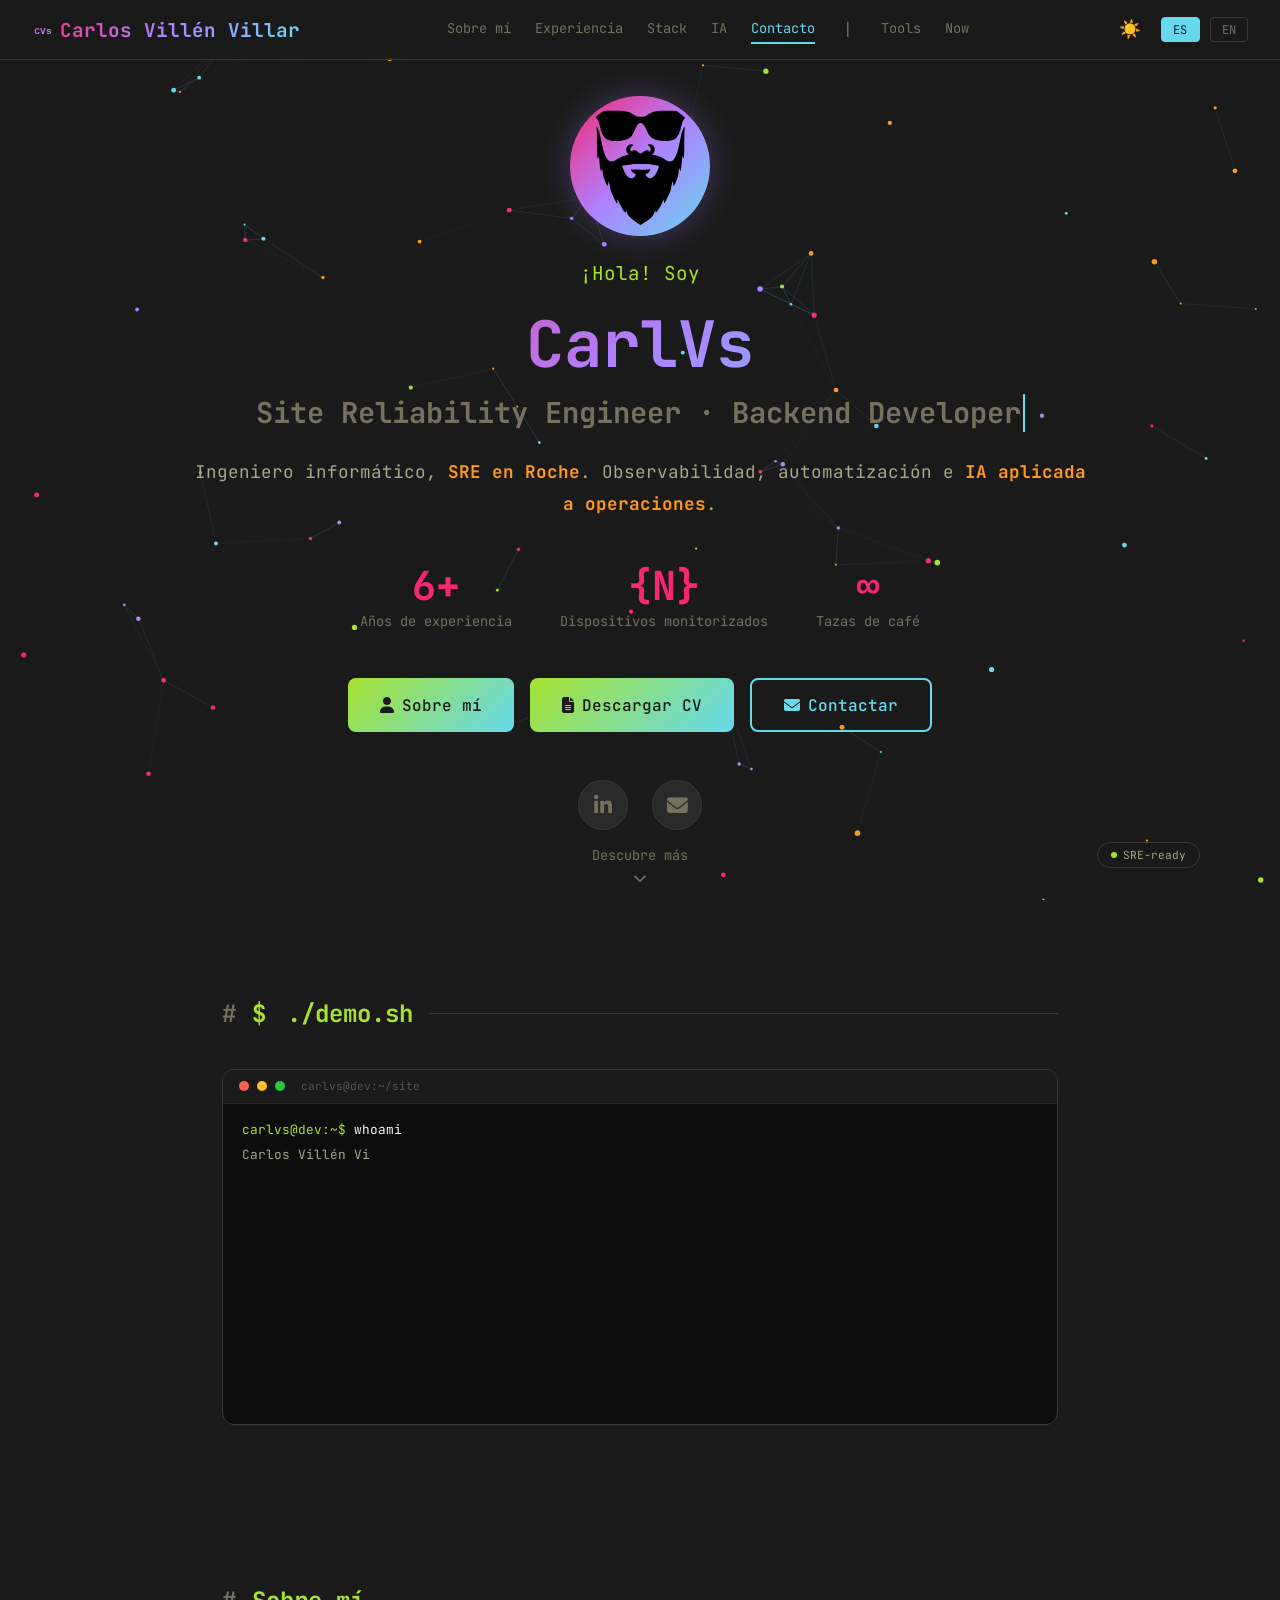
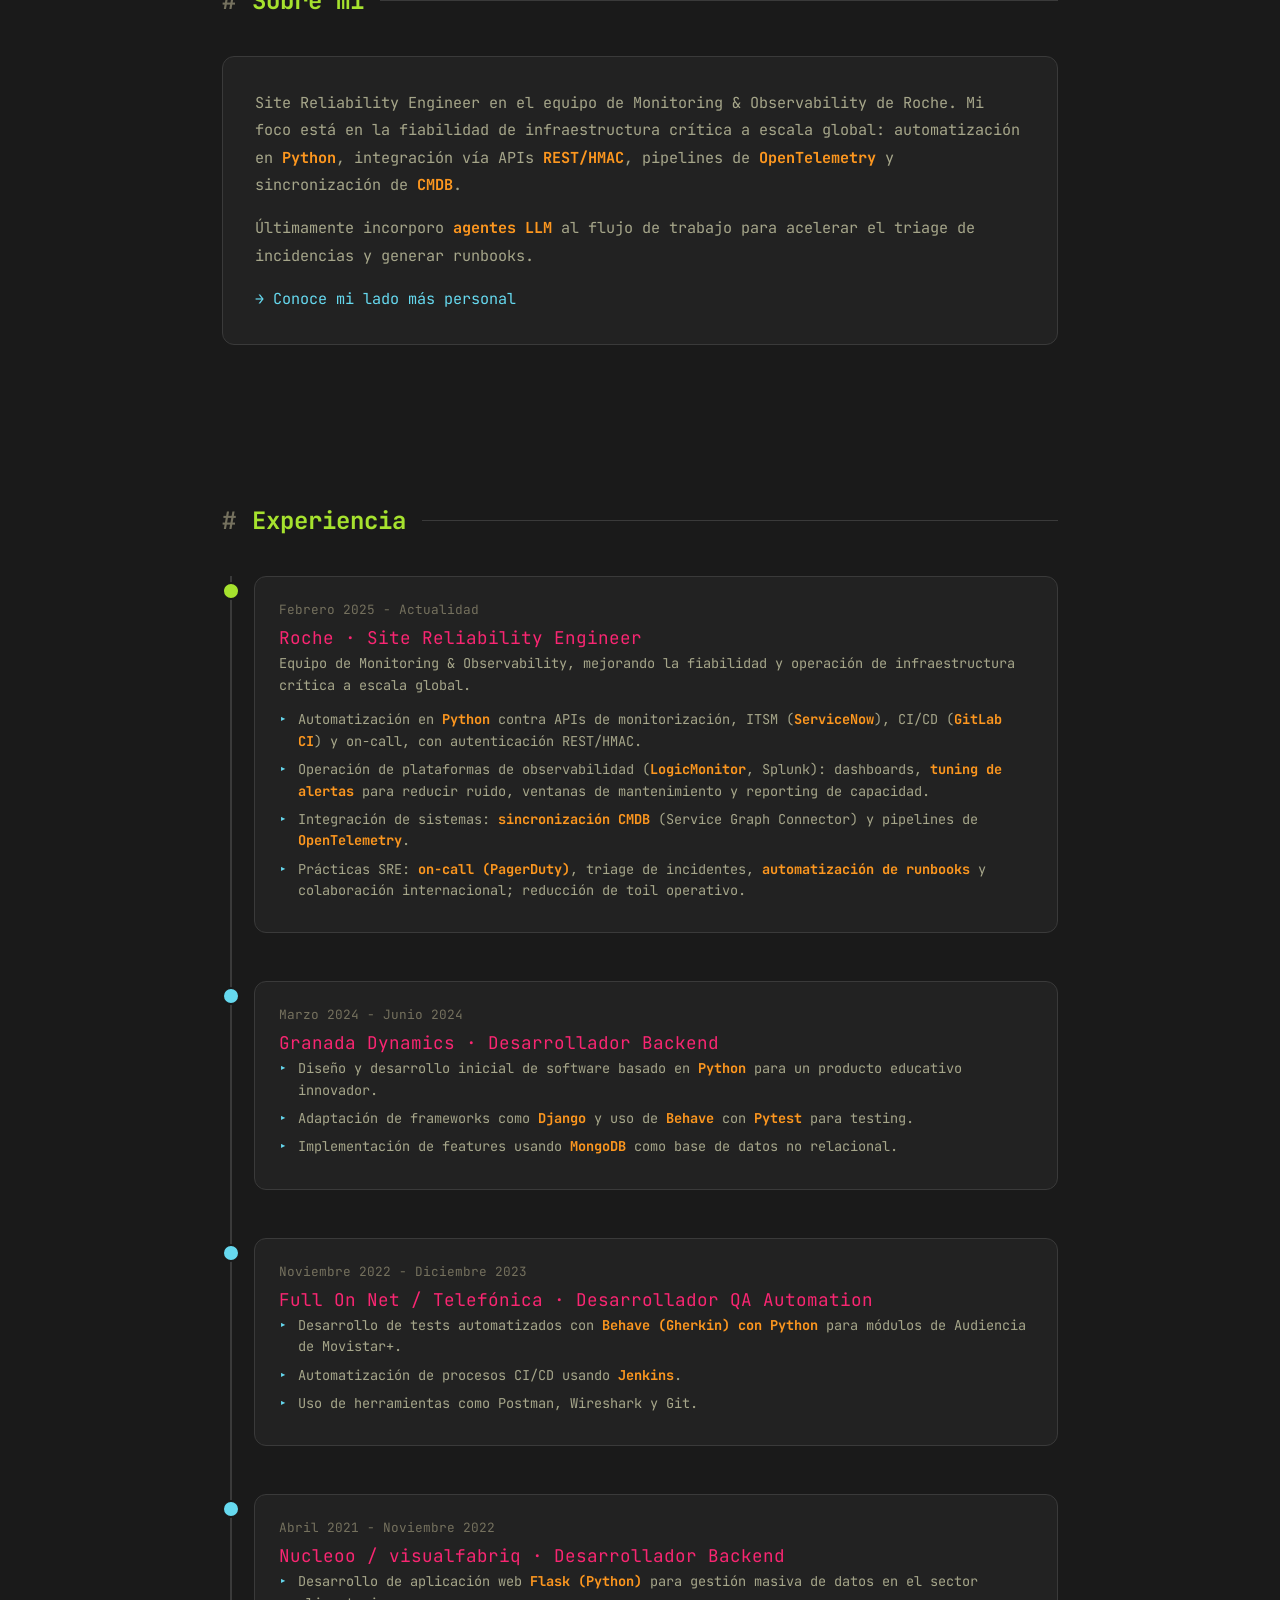
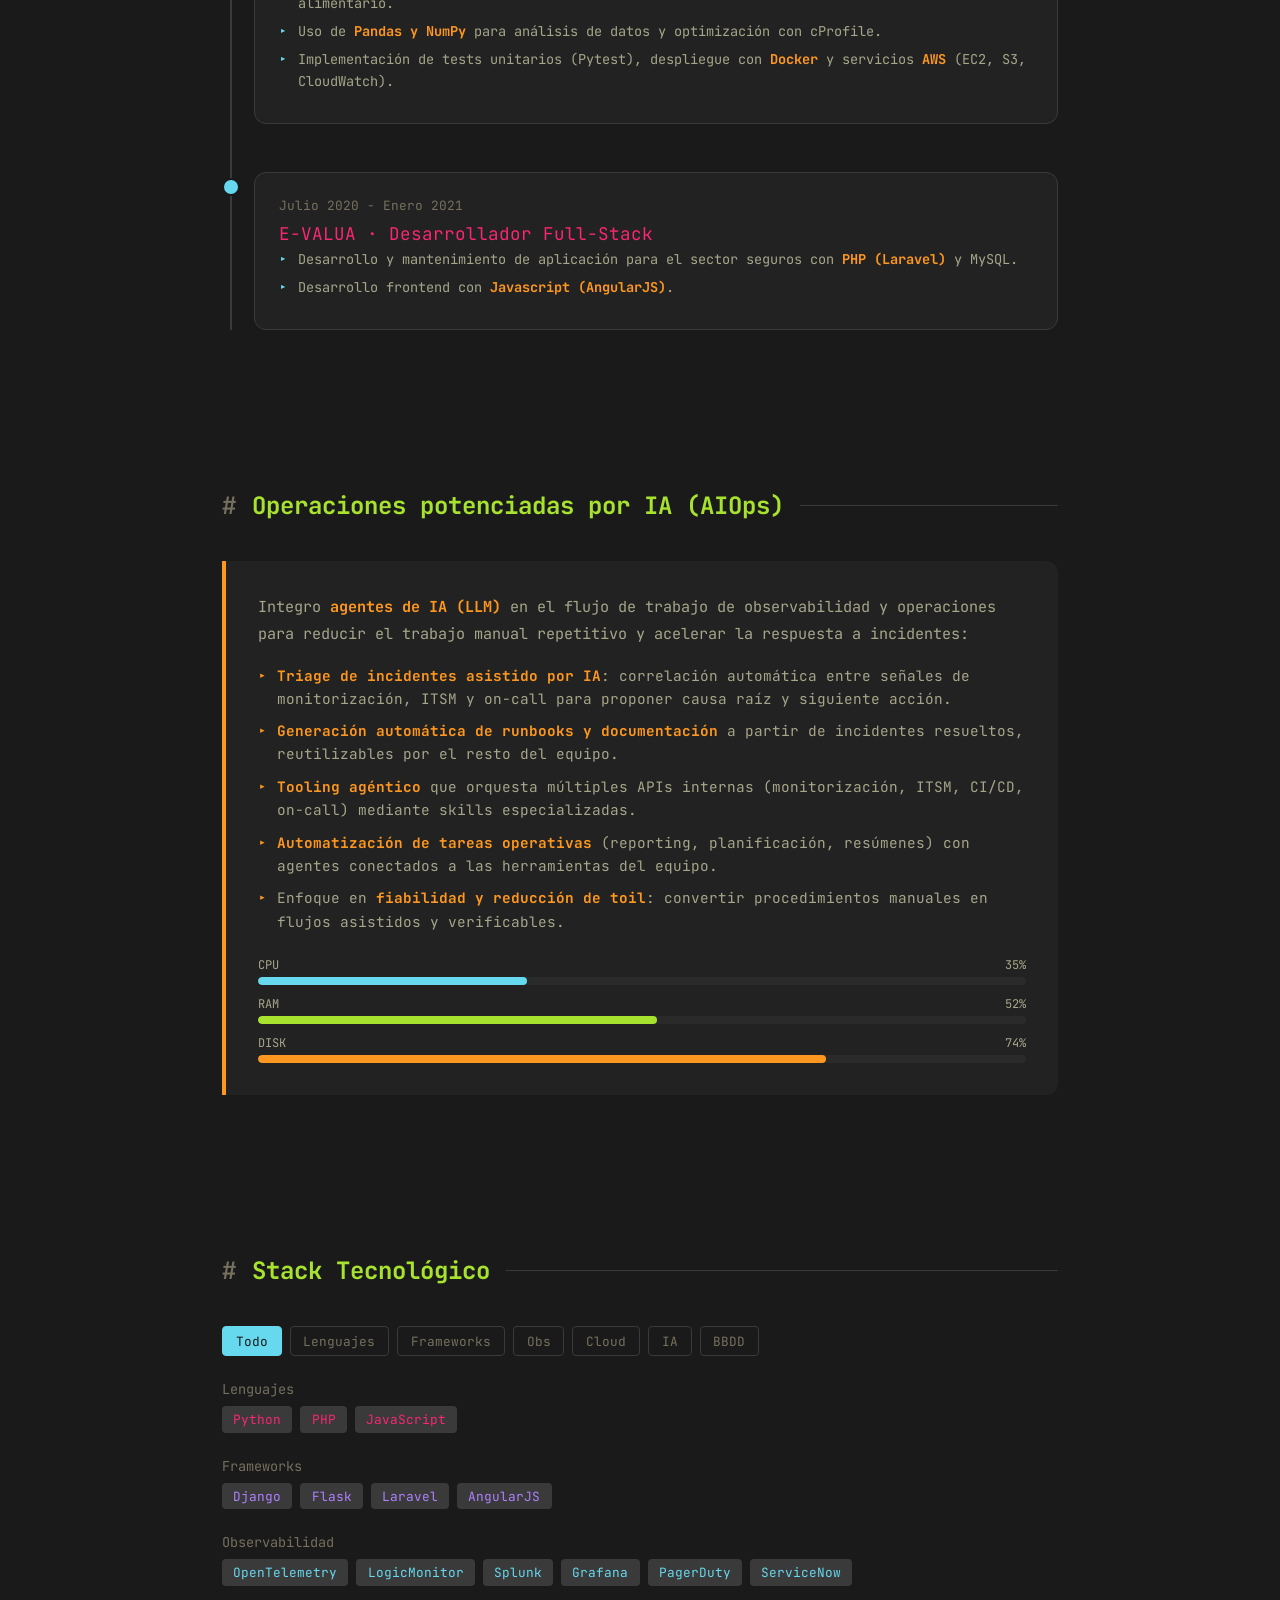
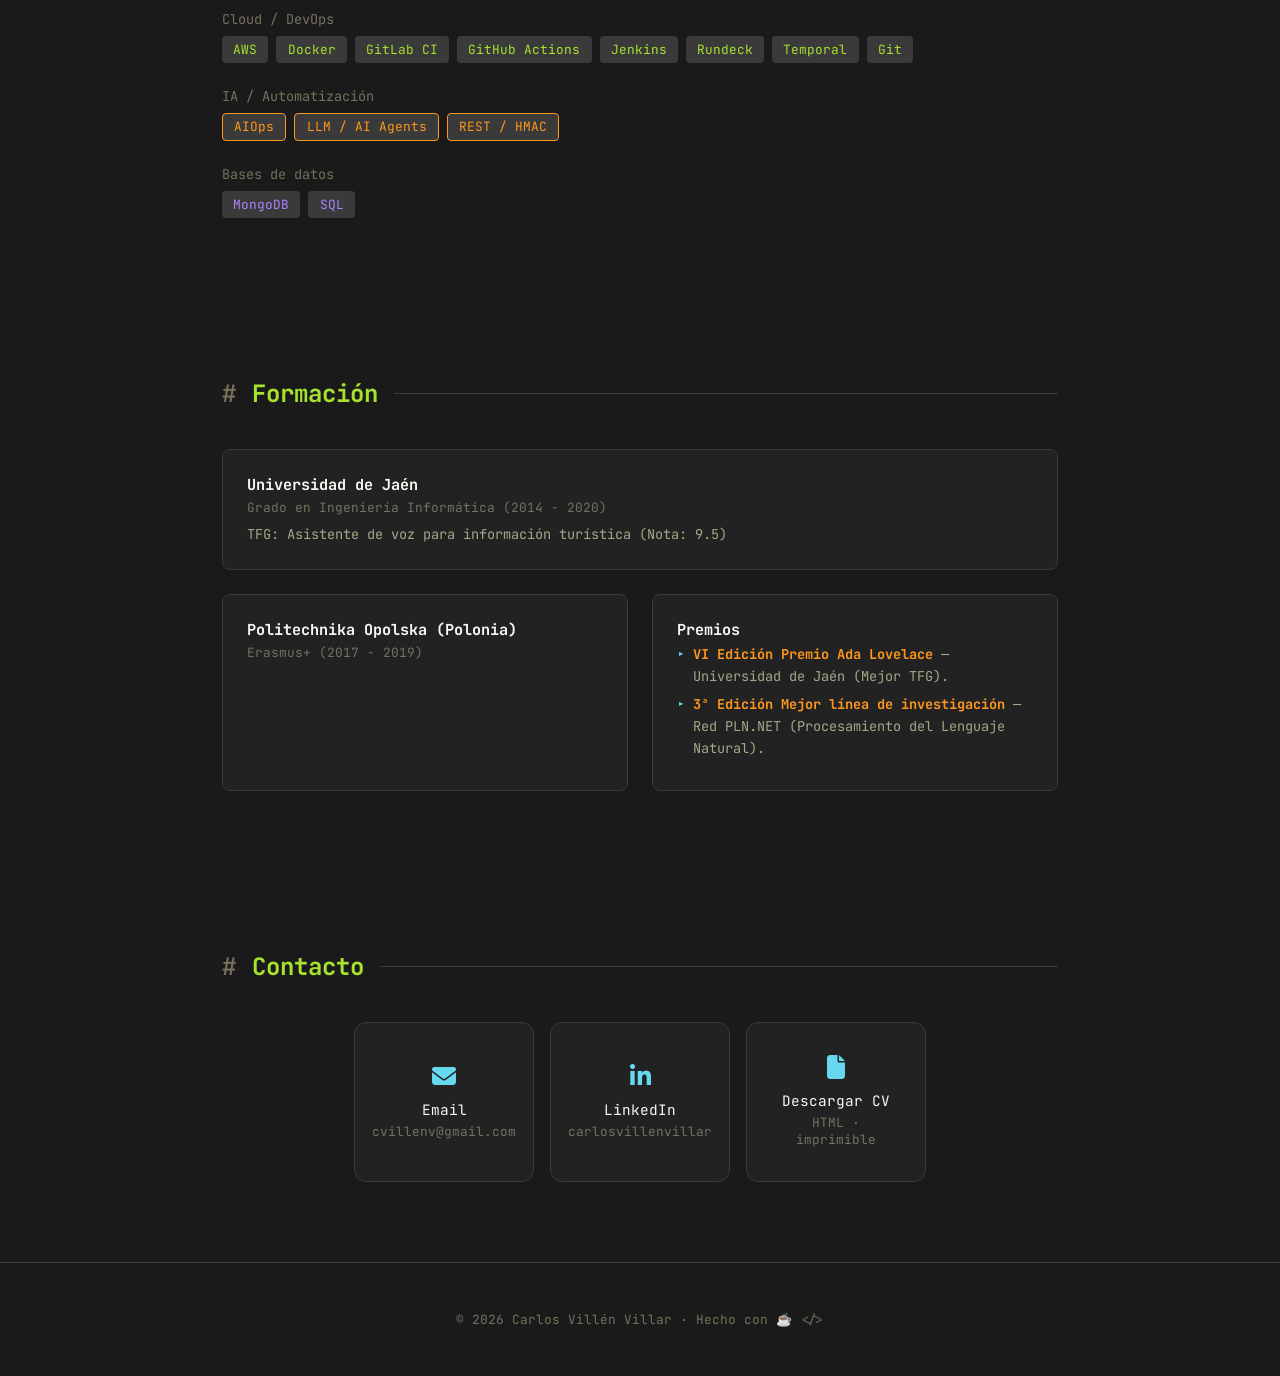
<file: index.html>
<!DOCTYPE html>
<html lang="es">

<head>
    <meta charset="UTF-8">
    <meta name="viewport" content="width=device-width, initial-scale=1.0">
    <title>CarlVs | Site Reliability Engineer</title>
    <meta name="description" content="Site Reliability Engineer especializado en observabilidad, AIOps y automatización. Experiencia en monitorización a escala global, integración de sistemas y reducción de toil operativo.">
    <meta property="og:title" content="CarlVs | Site Reliability Engineer">
    <meta property="og:description" content="Site Reliability Engineer especializado en observabilidad, AIOps y automatización.">
    <meta property="og:type" content="website">
    <meta property="og:url" content="https://carlvs.dev">
    <meta name="twitter:card" content="summary_large_image">
    <meta name="twitter:title" content="CarlVs | Site Reliability Engineer">
    <meta name="twitter:description" content="Site Reliability Engineer especializado en observabilidad, AIOps y automatización.">
    <script type="application/ld+json">
    {
        "@context": "https://schema.org",
        "@type": "Person",
        "name": "Carlos Villén Villar",
        "givenName": "Carlos",
        "familyName": "Villén Villar",
        "jobTitle": "Site Reliability Engineer",
        "url": "https://carlvs.dev",
        "sameAs": [
            "https://linkedin.com/in/carlosvillenvillar/en"
        ],
        "email": "cvillenv@gmail.com"
    }
    </script>
    <link rel="icon" type="image/svg+xml" href="/assets/img/favicon.svg">
    <link rel="canonical" href="https://carlvs.dev">
    <link rel="preconnect" href="https://fonts.googleapis.com">
    <link rel="preconnect" href="https://fonts.gstatic.com" crossorigin>
    <link href="https://fonts.googleapis.com/css2?family=JetBrains+Mono:wght@400;500;700&display=swap" rel="stylesheet">
    <link rel="stylesheet" href="https://cdnjs.cloudflare.com/ajax/libs/font-awesome/6.4.0/css/all.min.css">
    <link rel="stylesheet" href="/assets/css/common.css?v=20260713b">
    <style>
        .section {
            padding: 5rem 2rem;
            max-width: 900px;
            margin: 0 auto;
        }

        .section-title {
            font-size: 1.5rem;
            color: #a6e22e;
            margin-bottom: 2.5rem;
            display: flex;
            align-items: center;
            gap: 1rem;
        }

        .section-title::before {
            content: '#';
            color: #75715e;
        }

        .section-title::after {
            content: '';
            flex: 1;
            height: 1px;
            background: #3a3a3a;
        }

        /* ── Hero ── */
        .hero-section {
            min-height: 100vh;
            display: flex;
            flex-direction: column;
            align-items: center;
            text-align: center;
            padding: 6rem 2rem 0;
            position: relative;
            z-index: 1;
        }

        .hero-content {
            flex: 1;
            display: flex;
            flex-direction: column;
            justify-content: center;
            max-width: 900px;
            margin: 0 auto;
            width: 100%;
        }

        .hero-avatar {
            width: 140px;
            height: 140px;
            border-radius: 50%;
            padding: 4px;
            background: linear-gradient(135deg, #f92672, #ae81ff, #66d9ef);
            margin: 0 auto 1.5rem;
            opacity: 0;
            animation: fadeInUp 0.8s ease forwards;
            box-shadow: 0 0 30px rgba(174, 129, 255, 0.3);
        }
        .hero-avatar img {
            width: 100%;
            height: 100%;
            border-radius: 50%;
            object-fit: contain;
            display: block;
        }

        .hero-greeting {
            font-size: 1.2rem;
            color: #a6e22e;
            margin-bottom: 1rem;
            opacity: 0;
            animation: fadeInUp 0.8s ease forwards;
        }

        .hero-name {
            font-size: 4rem;
            font-weight: 700;
            margin-bottom: 0.5rem;
            background: linear-gradient(135deg, #f92672 0%, #ae81ff 50%, #66d9ef 100%);
            -webkit-background-clip: text;
            -webkit-text-fill-color: transparent;
            background-clip: text;
            opacity: 0;
            animation: fadeInUp 0.8s ease 0.2s forwards;
            position: relative;
        }
        .hero-name::before,
        .hero-name::after {
            content: attr(data-text);
            position: absolute;
            top: 0; left: 0;
            width: 100%; height: 100%;
            opacity: 0;
            pointer-events: none;
        }
        .hero-name::before {
            color: #00ffff;
            clip-path: inset(0 0 60% 0);
            animation: glitch 6s infinite linear;
        }
        .hero-name::after {
            color: #ff00ff;
            clip-path: inset(60% 0 0 0);
            animation: glitch 6s infinite linear;
            animation-delay: 0.15s;
        }
        @keyframes glitch {
            0%, 90%, 92%, 100% { opacity: 0; transform: translate(0); }
            91% { opacity: 0.8; transform: translate(-3px, 1px); }
            91.5% { opacity: 0.6; transform: translate(3px, -1px); }
        }

        .hero-title {
            font-size: 1.8rem;
            color: #75715e;
            margin-bottom: 1.5rem;
            opacity: 0;
            animation: fadeInUp 0.8s ease 0.4s forwards;
        }

        .hero-title .cursor {
            border-right: 2px solid #66d9ef;
            margin-left: 2px;
            animation: blink 0.8s infinite;
        }
        .hero-title .cursor.typing { animation: none; }
        @keyframes blink {
            0%, 50% { border-color: #66d9ef; }
            51%, 100% { border-color: transparent; }
        }

        .hero-desc {
            font-size: 1.1rem;
            color: #a6a68a;
            line-height: 1.8;
            margin-bottom: 2.5rem;
            opacity: 0;
            animation: fadeInUp 0.8s ease 0.6s forwards;
        }

        .hero-stats {
            display: flex;
            gap: 3rem;
            justify-content: center;
            margin-bottom: 3rem;
            opacity: 0;
            animation: fadeInUp 0.8s ease 0.7s forwards;
        }
        .hero-stat { text-align: center; }
        .hero-stat-num { font-size: 2.5rem; font-weight: 700; color: #f92672; }
        .hero-stat-label { font-size: 0.85rem; color: #75715e; }

        .hero-cta {
            display: flex;
            gap: 1rem;
            justify-content: center;
            flex-wrap: wrap;
            margin-bottom: 3rem;
            opacity: 0;
            animation: fadeInUp 0.8s ease 0.8s forwards;
        }

        .btn {
            padding: 0.9rem 2rem;
            border-radius: 8px;
            font-size: 1rem;
            font-weight: 500;
            text-decoration: none;
            transition: all 0.3s ease;
            display: inline-flex;
            align-items: center;
            gap: 0.5rem;
            border: none;
            cursor: pointer;
            font-family: inherit;
        }

        .btn-primary {
            background: linear-gradient(135deg, #a6e22e 0%, #66d9ef 100%);
            color: #1a1a1a;
        }
        .btn-primary:hover {
            transform: translateY(-3px);
            box-shadow: 0 10px 30px rgba(166, 226, 46, 0.3);
        }

        .btn-secondary {
            background: transparent;
            color: #66d9ef;
            border: 2px solid #66d9ef;
        }
        .btn-secondary:hover {
            background: #66d9ef;
            color: #1a1a1a;
            transform: translateY(-3px);
        }

        .hero-social {
            display: flex;
            gap: 1.5rem;
            justify-content: center;
            opacity: 0;
            animation: fadeInUp 0.8s ease 1s forwards;
        }
        .hero-social a {
            width: 50px; height: 50px;
            border-radius: 50%;
            background: #2a2a2a;
            border: 1px solid #3a3a3a;
            display: flex;
            align-items: center;
            justify-content: center;
            color: #75715e;
            font-size: 1.3rem;
            transition: all 0.3s ease;
        }
        .hero-social a:hover {
            background: #f92672;
            color: #1a1a1a;
            transform: translateY(-5px);
            border-color: #f92672;
        }

        .scroll-down {
            display: flex;
            flex-direction: column;
            align-items: center;
            gap: 0.5rem;
            color: #75715e;
            font-size: 0.85rem;
            cursor: pointer;
            padding: 1rem 0 2rem;
            opacity: 0;
            animation: fadeInUp 0.8s ease 1.2s forwards;
            transition: color 0.3s ease;
        }
        .scroll-down:hover { color: #a6e22e; }
        .scroll-down i { animation: bounceArrow 1.5s infinite; }

        @keyframes bounceArrow {
            0%, 100% { transform: translateY(0); }
            50% { transform: translateY(8px); }
        }

        @keyframes fadeInUp {
            from { opacity: 0; transform: translateY(30px); }
            to { opacity: 1; transform: translateY(0); }
        }

        /* ── Terminal widget ── */
        .terminal-section { position: relative; z-index: 1; }
        .terminal-label .prompt-sign { color: #a6e22e; margin-right: 0.3rem; }
        .terminal-window {
            background: #0d0d0d;
            border: 1px solid #3a3a3a;
            border-radius: 12px;
            overflow: hidden;
            font-family: 'JetBrains Mono', monospace;
            font-size: 0.8rem;
        }
        .term-bar {
            background: #1a1a1a;
            padding: 0.6rem 1rem;
            display: flex;
            align-items: center;
            gap: 0.5rem;
            border-bottom: 1px solid #2a2a2a;
        }
        .term-dot {
            width: 10px; height: 10px;
            border-radius: 50%;
            display: inline-block;
        }
        .term-dot.red { background: #ff5f56; }
        .term-dot.yellow { background: #ffbd2e; }
        .term-dot.green { background: #27c93f; }
        .term-title {
            color: #555;
            font-size: 0.7rem;
            margin-left: 0.5rem;
        }
        .term-body {
            padding: 1rem 1.2rem;
            height: 320px;
            overflow-y: auto;
        }
        .term-line {
            margin-bottom: 0.3rem;
            line-height: 1.6;
            white-space: pre-wrap;
            word-break: break-all;
        }
        .term-prompt { color: #a6e22e; }
        .term-cmd { color: #f8f8f2; }
        .term-output {
            color: #a6a68a;
            white-space: pre-wrap;
            word-break: break-all;
        }
        .term-output .highlight { color: #66d9ef; }
        .term-cursor {
            display: inline-block;
            width: 6px; height: 14px;
            background: #a6e22e;
            vertical-align: text-bottom;
            margin-left: 1px;
            animation: termBlink 0.8s step-end infinite;
        }
        .term-cursor.idle { animation: none; opacity: 0.4; }
        .term-input { color: #f8f8f2; }
        @keyframes termBlink {
            0%, 50% { opacity: 1; }
            51%, 100% { opacity: 0; }
        }

        /* ── About ── */
        #about { position: relative; z-index: 1; }

        .about-content {
            background: #222222;
            border: 1px solid #3a3a3a;
            border-radius: 12px;
            padding: 2rem;
        }

        .about-text {
            color: #a6a68a;
            line-height: 1.8;
            font-size: 0.95rem;
        }
        .about-text p { margin-bottom: 1rem; }
        .about-text p:last-child { margin-bottom: 0; }

        /* ── Timeline ── */
        #experience { position: relative; z-index: 1; }

        .timeline {
            position: relative;
            padding-left: 2rem;
        }

        .timeline::before {
            content: '';
            position: absolute;
            left: 8px;
            top: 0;
            bottom: 0;
            width: 2px;
            background: #3a3a3a;
        }

        .timeline-item {
            position: relative;
            margin-bottom: 3rem;
            opacity: 0;
            transform: translateX(-20px);
            transition: all 0.6s ease;
        }
        .timeline-item:last-child { margin-bottom: 0; }
        .timeline-item.visible { opacity: 1; transform: translateX(0); }

        .timeline-item::before {
            content: '';
            position: absolute;
            left: -2rem;
            top: 6px;
            width: 14px; height: 14px;
            border-radius: 50%;
            background: #66d9ef;
            border: 2px solid #1a1a1a;
            z-index: 1;
        }

        .timeline-item.current::before { background: #a6e22e; }

        .timeline-content {
            background: #222;
            border: 1px solid #3a3a3a;
            border-radius: 12px;
            padding: 1.5rem;
        }

        .timeline-date {
            font-size: 0.8rem;
            color: #75715e;
            margin-bottom: 0.5rem;
        }

        .timeline-company {
            font-size: 1.1rem;
            color: #f8f8f2;
            margin-bottom: 0.25rem;
        }
        .timeline-company span { color: #f92672; }

        .timeline-role {
            font-size: 0.9rem;
            color: #66d9ef;
            margin-bottom: 0.75rem;
        }

        .timeline-desc {
            color: #a6a68a;
            font-size: 0.85rem;
            line-height: 1.6;
            margin-bottom: 0.75rem;
        }

        .timeline-bullets {
            list-style: none;
            padding: 0;
        }
        .timeline-bullets li {
            color: #a6a68a;
            font-size: 0.85rem;
            line-height: 1.6;
            margin-bottom: 0.4rem;
            padding-left: 1.2rem;
            position: relative;
        }
        .timeline-bullets li::before {
            content: '▸';
            position: absolute;
            left: 0;
            color: #66d9ef;
        }

        /* ── AIOps ── */
        #aiops { position: relative; z-index: 1; }

        .aiops-box {
            background: #222222;
            border-left: 4px solid #fd971f;
            border-radius: 0 12px 12px 0;
            padding: 2rem;
        }

        .aiops-box p {
            color: #a6a68a;
            line-height: 1.8;
            font-size: 0.95rem;
            margin-bottom: 1rem;
        }

        .aiops-box ul {
            list-style: none;
            padding: 0;
        }
        .aiops-box li {
            color: #a6a68a;
            font-size: 0.9rem;
            line-height: 1.6;
            margin-bottom: 0.6rem;
            padding-left: 1.2rem;
            position: relative;
        }
        .aiops-box li::before {
            content: '▸';
            position: absolute;
            left: 0;
            color: #fd971f;
        }

        .health-grid {
            margin-top: 1.5rem;
            display: flex;
            flex-direction: column;
            gap: 0.7rem;
        }
        .health-item {
            display: flex;
            flex-direction: column;
            gap: 0.25rem;
        }
        .health-label {
            display: flex;
            justify-content: space-between;
            font-size: 0.75rem;
            color: #a6a68a;
            font-family: 'JetBrains Mono', monospace;
        }
        .health-bar {
            height: 8px;
            background: #2a2a2a;
            border-radius: 4px;
            overflow: hidden;
        }
        .health-fill {
            height: 100%;
            border-radius: 4px;
            width: 0%;
            transition: width 1.5s cubic-bezier(0.25, 0.46, 0.45, 0.94);
        }
        .health-fill.cpu { background: #66d9ef; }
        .health-fill.ram { background: #a6e22e; }
        .health-fill.disk { background: #fd971f; }

        /* ── Stack ── */
        #stack { position: relative; z-index: 1; }

        .stack-grid {
            display: flex;
            flex-direction: column;
            gap: 1.5rem;
        }

        .stack-cat-title {
            font-size: 0.85rem;
            color: #75715e;
            margin-bottom: 0.5rem;
        }

        .stack-badges {
            display: flex;
            flex-wrap: wrap;
            gap: 0.5rem;
        }

        .badge {
            background: #3a3a3a;
            color: #ae81ff;
            padding: 0.3rem 0.7rem;
            border-radius: 4px;
            font-size: 0.8rem;
        }
        .badge-ai { color: #fd971f; border: 1px solid #fd971f; }
        .badge-obs { color: #66d9ef; }
        .badge-cloud { color: #a6e22e; }
        .badge-lang { color: #f92672; }

        /* ── Education ── */
        #education { position: relative; z-index: 1; }

        .edu-grid {
            display: grid;
            grid-template-columns: 1fr 1fr;
            gap: 1.5rem;
        }

        .edu-card {
            background: #222222;
            border: 1px solid #3a3a3a;
            border-radius: 8px;
            padding: 1.5rem;
        }
        .edu-card.full { grid-column: 1 / -1; }

        .edu-card h3 {
            font-size: 0.95rem;
            color: #f8f8f2;
            margin-bottom: 0.25rem;
        }

        .edu-card .subtitle {
            font-size: 0.8rem;
            color: #75715e;
            display: block;
            margin-bottom: 0.5rem;
        }

        .edu-card p, .edu-card li {
            font-size: 0.85rem;
            color: #a6a68a;
            line-height: 1.6;
        }

        .edu-card ul {
            list-style: none;
            padding: 0;
        }
        .edu-card li {
            margin-bottom: 0.4rem;
            padding-left: 1rem;
            position: relative;
        }
        .edu-card li::before {
            content: '▸';
            position: absolute;
            left: 0;
            color: #66d9ef;
        }

        /* ── Contact ── */
        #contact { position: relative; z-index: 1; }

        .contact-grid {
            display: flex;
            flex-wrap: wrap;
            gap: 1rem;
            justify-content: center;
        }
        .contact-card {
            background: #222222;
            border: 1px solid #3a3a3a;
            border-radius: 12px;
            padding: 1.5rem 2rem;
            text-align: center;
            transition: all 0.3s ease;
            width: 180px;
            min-height: 160px;
            display: flex;
            flex-direction: column;
            align-items: center;
            justify-content: center;
        }
        #emailCard { cursor: pointer; }
        .contact-grid.form-open {
            max-width: 560px;
            margin: 0 auto;
        }
        .contact-grid.form-open #emailCard {
            width: 100%;
        }
        .contact-grid.form-open a.contact-card {
            flex: 1;
            width: auto;
            max-width: none;
        }
        .contact-card:hover {
            border-color: #66d9ef;
            transform: translateY(-3px);
        }
        a.contact-card { color: inherit; text-decoration: none; }
        #emailCard { cursor: pointer; }
        .contact-card i {
            font-size: 1.5rem;
            color: #66d9ef;
            margin-bottom: 0.75rem;
        }
        .contact-card .label {
            display: block;
            font-size: 0.9rem;
            color: #f8f8f2;
            margin-bottom: 0.25rem;
        }
        .contact-card .value {
            font-size: 0.8rem;
            color: #75715e;
        }
        .contact-card .contact-form {
            width: 100%; margin: 0; padding: 0;
            max-height: 0; overflow: hidden;
            transition: max-height 0.4s ease, margin 0.4s ease, opacity 0.3s ease;
            opacity: 0; visibility: hidden;
        }
        .contact-card .contact-form.open {
            max-height: 300px;
            margin-top: 1rem;
            opacity: 1; visibility: visible;
        }
        .contact-card .contact-form input,
        .contact-card .contact-form textarea {
            width: 100%; background: #2a2a2a; border: 1px solid #3a3a3a;
            border-radius: 6px; color: #f8f8f2;
            font-family: 'JetBrains Mono', monospace; font-size: 0.8rem;
            padding: 0.5rem 0.7rem; outline: none;
            transition: border-color 0.3s ease;
            margin-bottom: 0.5rem; box-sizing: border-box;
        }
        .contact-card .contact-form input:focus,
        .contact-card .contact-form textarea:focus { border-color: #66d9ef; }
        .contact-card .contact-form input::placeholder,
        .contact-card .contact-form textarea::placeholder { color: #555; }
        .contact-card .contact-form textarea { resize: vertical; min-height: 60px; }
        .contact-card .form-actions {
            display: flex; gap: 0.5rem; justify-content: flex-end;
        }
        .contact-card .form-actions button {
            font-family: 'JetBrains Mono', monospace; font-size: 0.75rem;
            padding: 0.4rem 0.8rem; border-radius: 6px; cursor: pointer;
            transition: all 0.2s ease;
        }
        .contact-card .form-send {
            background: #a6e22e; border: 1px solid #a6e22e; color: #1a1a1a;
        }
        .contact-card .form-send:hover { background: #8cce1e; box-shadow: 0 0 10px rgba(166,226,46,0.3); }
        .contact-card .form-send:disabled { opacity: 0.5; pointer-events: none; }
        .contact-card .form-close {
            background: transparent; border: 1px solid #3a3a3a; color: #75715e;
        }
        .contact-card .form-close:hover { border-color: #f92672; color: #f92672; }

        /* ── SRE-ready badge ── */
        .sre-badge {
            position: fixed;
            bottom: 2rem;
            right: 5rem;
            z-index: 999;
            display: flex;
            align-items: center;
            gap: 0.4rem;
            background: rgba(26,26,26,0.8);
            backdrop-filter: blur(8px);
            border: 1px solid #3a3a3a;
            border-radius: 20px;
            padding: 0.3rem 0.8rem;
            font-size: 0.7rem;
            color: #a6a68a;
            opacity: 0;
            transform: translateY(10px);
            transition: all 0.5s ease;
            pointer-events: none;
        }
        .sre-badge.visible { opacity: 1; transform: translateY(0); }
        .sre-badge .dot {
            width: 6px; height: 6px;
            border-radius: 50%;
            background: #a6e22e;
            animation: pulseDot 2s infinite;
        }
        @keyframes pulseDot {
            0%, 100% { box-shadow: 0 0 0 0 rgba(166,226,46,0.5); }
            50% { box-shadow: 0 0 0 4px rgba(166,226,46,0); }
        }
        .sre-badge .tooltip {
            display: none;
            position: absolute;
            bottom: 130%;
            right: 0;
            background: #2a2a2a;
            border: 1px solid #3a3a3a;
            border-radius: 6px;
            padding: 0.3rem 0.6rem;
            font-size: 0.65rem;
            color: #a6e22e;
            white-space: nowrap;
        }
        .sre-badge:hover .tooltip { display: block; }
        html.light .sre-badge { background: rgba(250,250,250,0.85); border-color: #ddd; color: #666; }
        html.light .sre-badge .tooltip { background: #eee; border-color: #ddd; color: #f92672; }

        /* ── Ñiñosaurio button ── */
        .niñosaurio-btn {
            position: fixed;
            bottom: 2rem;
            left: 2rem;
            z-index: 999;
            display: flex;
            align-items: center;
            gap: 0.5rem;
            background: linear-gradient(135deg, #ae81ff, #f92672);
            border: none;
            border-radius: 999px;
            padding: 0.6rem 1.2rem 0.6rem 1rem;
            color: #fff;
            font-family: 'JetBrains Mono', monospace;
            font-size: 0.85rem;
            font-weight: 700;
            cursor: pointer;
            border: 2px solid transparent;
            transition: all 0.3s ease;
            opacity: 0;
            transform: translateX(-20px) scale(0.8);
            pointer-events: none;
        }
        .niñosaurio-btn.show {
            opacity: 1;
            transform: translateX(0) scale(1);
            pointer-events: auto;
        }
        .niñosaurio-btn:hover {
            transform: translateY(-3px) scale(1.05);
            box-shadow: 0 8px 25px rgba(174, 129, 255, 0.4);
        }
        .niñosaurio-btn .nino-icon {
            width: 28px; height: 28px;
            border-radius: 50%;
            background: rgba(255,255,255,0.2);
            display: flex; align-items: center; justify-content: center;
            font-size: 1.1rem;
            line-height: 1;
        }
        .niñosaurio-btn .nino-text { white-space: nowrap; }
        .niñosaurio-btn .nino-text kbd {
            background: rgba(255,255,255,0.2);
            border-radius: 3px;
            padding: 0 0.3rem;
            font-size: 0.7rem;
            font-family: 'JetBrains Mono', monospace;
            margin-left: 0.2rem;
            vertical-align: middle;
        }
        html.light .niñosaurio-btn { color: #fff; border-color: transparent; }

        /* ── Back to top ── */
        #back-to-top {
            position: fixed;
            bottom: 2rem;
            right: 2rem;
            width: 44px;
            height: 44px;
            border-radius: 50%;
            background: #3a3a3a;
            border: 1px solid #3a3a3a;
            color: #f8f8f2;
            font-size: 1.1rem;
            cursor: pointer;
            opacity: 0;
            visibility: hidden;
            transition: all 0.3s ease;
            z-index: 999;
        }
        #back-to-top.visible {
            opacity: 1;
            visibility: visible;
        }
        #back-to-top:hover {
            background: #f92672;
            border-color: #f92672;
            transform: translateY(-3px);
        }

        /* ── Tooltips ── */
        .badge-tip {
            position: relative;
            cursor: help;
        }
        .badge-tip::after {
            content: attr(data-tip);
            position: absolute;
            bottom: calc(100% + 6px);
            left: 50%;
            transform: translateX(-50%);
            background: #222;
            color: #f8f8f2;
            padding: 0.4rem 0.7rem;
            border-radius: 4px;
            font-size: 0.75rem;
            white-space: nowrap;
            opacity: 0;
            visibility: hidden;
            transition: all 0.2s ease;
            border: 1px solid #3a3a3a;
            pointer-events: none;
            z-index: 10;
        }
        .badge-tip:hover::after {
            opacity: 1;
            visibility: visible;
        }

        /* ── Stack filter ── */
        .stack-filters {
            display: flex;
            flex-wrap: wrap;
            gap: 0.5rem;
            margin-bottom: 1.5rem;
        }
        .stack-filters button {
            background: transparent;
            border: 1px solid #3a3a3a;
            color: #75715e;
            padding: 0.35rem 0.8rem;
            border-radius: 4px;
            font-size: 0.8rem;
            font-family: inherit;
            cursor: pointer;
            transition: all 0.3s ease;
        }
        .stack-filters button:hover {
            border-color: #66d9ef;
            color: #66d9ef;
        }
        .stack-filters button.active {
            background: #66d9ef;
            color: #1a1a1a;
            border-color: #66d9ef;
        }
        .stack-filter-hidden {
            display: none !important;
        }

        /* ── Animated counter ── */
        .hero-stat-num.counter {
            display: inline-block;
        }

        /* ── Light theme ── */
        html.light .section { border-bottom-color: #eee; }
        html.light .timeline-item::before { border-color: #ddd; background: #eee; }
        html.light .timeline-item.current::before { background: #f92672; }
        html.light .timeline::before { background: #ddd; }
        html.light .timeline-company { color: #2d2d2d; }
        html.light .timeline-role { color: #2d2d2d; }
        html.light .timeline-desc { color: #555; }
        html.light .timeline-bullets li { color: #555; }
        html.light .timeline-content { background: #f5f5f5; border-color: #ddd; }
        html.light .timeline-date { color: #999; }
        html.light .stack-cat-title { color: #999; }
        html.light .badge { background: #e8e8e8; color: #ae81ff; }
        html.light .badge-ai { color: #fd971f; border-color: #fd971f; background: transparent; }
        html.light .badge-obs { color: #66d9ef; }
        html.light .badge-cloud { color: #a6e22e; }
        html.light .badge-lang { color: #f92672; }
        html.light .edu-card { background: #f0f0f0; border-color: #ddd; }
        html.light .edu-card h3 { color: #2d2d2d; }
        html.light .edu-card p, html.light .edu-card li { color: #666; }
        html.light .contact-card { background: #f0f0f0; border-color: #ddd; }
        html.light .contact-card:hover { border-color: #f92672; }
        html.light .contact-card .label { color: #2d2d2d; }
        html.light .contact-card .contact-form input,
        html.light .contact-card .contact-form textarea { background: #fff; border-color: #ddd; color: #2d2d2d; }
        html.light .contact-card .contact-form input::placeholder,
        html.light .contact-card .contact-form textarea::placeholder { color: #aaa; }
        html.light .contact-card .contact-form input:focus,
        html.light .contact-card .contact-form textarea:focus { border-color: #f92672; }
        html.light .contact-card .form-close { border-color: #ddd; color: #999; }
        html.light .contact-card .form-close:hover { border-color: #f92672; color: #f92672; }
        html.light #back-to-top { background: #ddd; color: #2d2d2d; border-color: #ccc; }
        html.light #back-to-top:hover { background: #f92672; color: #fff; border-color: #f92672; }
        html.light .badge-tip::after { background: #f0f0f0; color: #2d2d2d; border-color: #ddd; }
        html.light .aiops-box { background: #f0f0f0; border-color: #fd971f; }
        html.light .aiops-box p { color: #555; }
        html.light .health-label { color: #666; }
        html.light .health-bar { background: #ddd; }
        html.light .terminal-window { background: #f0f0f0; border-color: #ddd; }
        html.light .term-bar { background: #e8e8e8; border-bottom-color: #ddd; }
        html.light .term-cmd { color: #2d2d2d; }
        html.light .term-output { color: #666; }
        html.light .term-cursor { background: #2d2d2d; }
        html.light .about-content { background: #f5f5f5; border-color: #ddd; }
        html.light .about-text { color: #555; }
        html.light .hero-desc { color: #666; }
        html.light .hero-stat-label { color: #999; }

        /* ── Mobile ── */
        @media (max-width: 768px) {
            .section { padding: 3rem 1.5rem; }

            .hero-name { font-size: 2.5rem; }
            .hero-title { font-size: 1.3rem; }
            .hero-avatar { width: 110px; height: 110px; margin-bottom: 1rem; }
            .hero-stats { gap: 1.5rem; }
            .hero-stat-num { font-size: 1.8rem; }
            .hero-social a { width: 45px; height: 45px; font-size: 1.1rem; }

            .edu-grid { grid-template-columns: 1fr; }

            .contact-card { min-width: 140px; padding: 1.2rem 1.5rem; }

            .timeline { padding-left: 1.5rem; }
            .timeline-item::before { left: -1.5rem; width: 12px; height: 12px; }
        }
    </style>
</head>

<body>
    <div id="scroll-progress"></div>
    <button id="back-to-top" aria-label="Volver arriba"><i class="fas fa-chevron-up"></i></button>
    <div id="toast"></div>
    <div class="sre-badge" id="sreBadge">
        <span class="dot"></span>
        <span>SRE-ready</span>
        <span class="tooltip">100% operational</span>
    </div>
    <button class="niñosaurio-btn" id="ninoBtn" onclick="setLanguage('es')" title="Salir del modo ñiñosaurio">
        <span class="nino-icon">🦖</span>
        <span class="nino-text">× Cerrar Ñiñosaurio <kbd>esc</kbd></span>
    </button>
    <canvas id="particleCanvas"></canvas>
    <!-- Navbar -->
    <nav class="navbar">
        <a href="#" class="nav-logo"><svg width="22" height="22" viewBox="0 0 32 32"><defs><linearGradient id="navLogoGrad" x1="0%" y1="0%" x2="100%" y2="100%"><stop offset="0%" stop-color="#f92672"/><stop offset="50%" stop-color="#ae81ff"/><stop offset="100%" stop-color="#66d9ef"/></linearGradient></defs><text x="16" y="22" font-family="monospace" font-size="14" font-weight="bold" fill="url(#navLogoGrad)" text-anchor="middle">CVs</text></svg>Carlos Villén Villar</a>
        <div class="nav-links" id="navLinks">
            <a href="#about" data-i18n="nav_about">Sobre mí</a>
            <a href="#experience" data-i18n="nav_exp">Experiencia</a>
            <a href="#stack" data-i18n="nav_stack">Stack</a>
            <a href="#aiops" data-i18n="nav_ai">IA</a>
            <a href="#contact" data-i18n="nav_contact">Contacto</a>
            <span class="nav-sep">|</span>
            <a href="/pages/tools/" data-i18n="nav_tools">Tools</a>
            <a href="/pages/now/" data-i18n="nav_now">Now</a>
        </div>
        <div class="nav-right">
            <button class="theme-btn" id="themeToggle" aria-label="Toggle theme">☀️</button>
            <div class="lang-switcher">
                <button class="lang-btn active" data-lang="es">ES</button>
                <button class="lang-btn" data-lang="en">EN</button>
            </div>
            <button class="nav-toggle" id="navToggle" aria-label="Menu">☰</button>
        </div>
    </nav>

    <!-- Hero -->
    <section class="hero-section">
        <div class="hero-content">
            <div class="hero-avatar"><img src="/assets/img/finalicon.svg" alt="CVs"></div>
            <p class="hero-greeting" data-i18n="greeting">¡Hola! Soy</p>
            <h1 class="hero-name" data-text="CarlVs">CarlVs</h1>
            <h2 class="hero-title"><span id="tw-text"></span><span class="cursor"></span></h2>
            <p class="hero-desc" data-i18n="desc">
Ingeniero informático, <strong>SRE en Roche</strong>. Observabilidad, automatización e <strong>IA aplicada a operaciones</strong>.
            </p>

            <div class="hero-stats">
                <div class="hero-stat">
                    <div class="hero-stat-num counter" id="expYears" data-from="2020">0+</div>
                    <div class="hero-stat-label" data-i18n="stat_exp">Años de experiencia</div>
                </div>
                <div class="hero-stat">
                    <div class="hero-stat-num">{N}</div>
                    <div class="hero-stat-label" data-i18n="stat_devices">Dispositivos monitorizados</div>
                </div>
                <div class="hero-stat">
                    <div class="hero-stat-num">∞</div>
                    <div class="hero-stat-label" data-i18n="stat_coffee">Tazas de café</div>
                </div>
            </div>

            <div class="hero-cta">
                <a href="#about" class="btn btn-primary">
                    <i class="fas fa-user"></i> <span data-i18n="cta_about">Sobre mí</span>
                </a>
                <a href="/cv.html" class="btn btn-primary" target="_blank">
                    <i class="fas fa-file-alt"></i> <span data-i18n="cv_label">CV</span>
                </a>
                <a href="#contact" class="btn btn-secondary">
                    <i class="fas fa-envelope"></i> <span data-i18n="cta_contact">Contactar</span>
                </a>
            </div>

            <div class="hero-social">
                <a href="https://linkedin.com/in/carlosvillenvillar/en" target="_blank" title="LinkedIn"><i class="fab fa-linkedin-in"></i></a>
                <a href="mailto:cvillenv@gmail.com" title="Email"><i class="fas fa-envelope"></i></a>
            </div>
        </div>

        <div class="scroll-down" onclick="document.getElementById('about').scrollIntoView({behavior:'smooth'})">
            <span data-i18n="scroll">Descubre más</span>
            <i class="fas fa-chevron-down"></i>
        </div>
    </section>

    <!-- Terminal -->
    <section id="terminal" class="section terminal-section">
        <h2 class="section-title terminal-label"><span class="prompt-sign">$</span> <span data-i18n="terminal_title">./demo.sh</span></h2>
        <div class="terminal-window" id="termWindow">
            <div class="term-bar">
                <span class="term-dot red"></span>
                <span class="term-dot yellow"></span>
                <span class="term-dot green"></span>
                <span class="term-title">carlvs@dev:~/site</span>
            </div>
            <div class="term-body" id="termBody">
            </div>
        </div>
    </section>

    <!-- About -->
    <section id="about" class="section">
        <h2 class="section-title"><span class="title-text" data-i18n="about_title">Sobre mí</span></h2>
        <div class="about-content">
            <div class="about-text" data-i18n="about_text">
                <p>Site Reliability Engineer en el equipo de Monitoring &amp; Observability de Roche. Mi foco está en la fiabilidad de infraestructura crítica a escala global: automatización en <strong>Python</strong>, integración vía APIs <strong>REST/HMAC</strong>, pipelines de <strong>OpenTelemetry</strong> y sincronización de <strong>CMDB</strong>.</p>
                <p>Últimamente incorporo <strong>agentes LLM</strong> al flujo de trabajo para acelerar el triage de incidencias y generar runbooks.</p>
                <p><a href="/pages/now/" style="color:#66d9ef">→ Conoce mi lado más personal</a></p>
            </div>
        </div>
    </section>

    <!-- Experience -->
    <section id="experience" class="section">
        <h2 class="section-title"><span class="title-text" data-i18n="exp_title">Experiencia</span></h2>

        <div class="timeline">

            <!-- Roche -->
            <div class="timeline-item current">
                <div class="timeline-content">
                <div class="timeline-date" data-i18n="roche_date">Febrero 2025 - Actualidad</div>
                <div class="timeline-company"><span data-i18n="roche_company">Roche</span> <span>·</span> <span data-i18n="roche_role">Site Reliability Engineer</span></div>
                <div class="timeline-desc" data-i18n="roche_desc">Equipo de Monitoring &amp; Observability, mejorando la fiabilidad y operación de infraestructura crítica a escala global.</div>
                <ul class="timeline-bullets">
                    <li data-i18n="roche_1">Automatización en <strong>Python</strong> contra APIs de monitorización, ITSM (<strong>ServiceNow</strong>), CI/CD (<strong>GitLab CI</strong>) y on-call, con autenticación REST/HMAC.</li>
                    <li data-i18n="roche_2">Operación de plataformas de observabilidad (<strong>LogicMonitor</strong>, Splunk): dashboards, <strong>tuning de alertas</strong> para reducir ruido, ventanas de mantenimiento y reporting de capacidad.</li>
                    <li data-i18n="roche_3">Integración de sistemas: <strong>sincronización CMDB</strong> (Service Graph Connector) y pipelines de <strong>OpenTelemetry</strong>.</li>
                    <li data-i18n="roche_4">Prácticas SRE: <strong>on-call (PagerDuty)</strong>, triage de incidentes, <strong>automatización de runbooks</strong> y colaboración internacional; reducción de toil operativo.</li>
                </ul>
                </div>
            </div>

            <!-- Granada Dynamics -->
            <div class="timeline-item">
                <div class="timeline-content">
                <div class="timeline-date" data-i18n="granada_date">Marzo 2024 - Junio 2024</div>
                <div class="timeline-company"><span data-i18n="granada_company">Granada Dynamics</span> <span>·</span> <span data-i18n="granada_role">Desarrollador Backend</span></div>
                <ul class="timeline-bullets">
                    <li data-i18n="granada_1">Diseño y desarrollo inicial de software basado en <strong>Python</strong> para un producto educativo innovador.</li>
                    <li data-i18n="granada_2">Adaptación de frameworks como <strong>Django</strong> y uso de <strong>Behave</strong> con <strong>Pytest</strong> para testing.</li>
                    <li data-i18n="granada_3">Implementación de features usando <strong>MongoDB</strong> como base de datos no relacional.</li>
                </ul>
                </div>
            </div>

            <!-- Telefónica -->
            <div class="timeline-item">
                <div class="timeline-content">
                <div class="timeline-date" data-i18n="telefonica_date">Noviembre 2022 - Diciembre 2023</div>
                <div class="timeline-company"><span data-i18n="telefonica_company">Full On Net / Telefónica</span> <span>·</span> <span data-i18n="telefonica_role">Desarrollador QA Automation</span></div>
                <ul class="timeline-bullets">
                    <li data-i18n="telefonica_1">Desarrollo de tests automatizados con <strong>Behave (Gherkin) con Python</strong> para módulos de Audiencia de Movistar+.</li>
                    <li data-i18n="telefonica_2">Automatización de procesos CI/CD usando <strong>Jenkins</strong>.</li>
                    <li data-i18n="telefonica_3">Uso de herramientas como Postman, Wireshark y Git.</li>
                </ul>
                </div>
            </div>

            <!-- Nucleoo -->
            <div class="timeline-item">
                <div class="timeline-content">
                <div class="timeline-date" data-i18n="nucleoo_date">Abril 2021 - Noviembre 2022</div>
                <div class="timeline-company"><span data-i18n="nucleoo_company">Nucleoo / visualfabriq</span> <span>·</span> <span data-i18n="nucleoo_role">Desarrollador Backend</span></div>
                <ul class="timeline-bullets">
                    <li data-i18n="nucleoo_1">Desarrollo de aplicación web <strong>Flask (Python)</strong> para gestión masiva de datos en el sector alimentario.</li>
                    <li data-i18n="nucleoo_2">Uso de <strong>Pandas y NumPy</strong> para análisis de datos y optimización con cProfile.</li>
                    <li data-i18n="nucleoo_3">Implementación de tests unitarios (Pytest), despliegue con <strong>Docker</strong> y servicios <strong>AWS</strong> (EC2, S3, CloudWatch).</li>
                </ul>
                </div>
            </div>

            <!-- E-VALUA -->
            <div class="timeline-item">
                <div class="timeline-content">
                <div class="timeline-date" data-i18n="evalua_date">Julio 2020 - Enero 2021</div>
                <div class="timeline-company"><span data-i18n="evalua_company">E-VALUA</span> <span>·</span> <span data-i18n="evalua_role">Desarrollador Full-Stack</span></div>
                <ul class="timeline-bullets">
                    <li data-i18n="evalua_1">Desarrollo y mantenimiento de aplicación para el sector seguros con <strong>PHP (Laravel)</strong> y MySQL.</li>
                    <li data-i18n="evalua_2">Desarrollo frontend con <strong>Javascript (AngularJS)</strong>.</li>
                </ul>
                </div>
            </div>

        </div>
    </section>

    <!-- AIOps -->
    <section id="aiops" class="section">
        <h2 class="section-title"><span class="title-text" data-i18n="aiops_title">Operaciones potenciadas por IA (AIOps)</span></h2>
        <div class="aiops-box">
            <p data-i18n="aiops_intro">Integro <strong>agentes de IA (LLM)</strong> en el flujo de trabajo de observabilidad y operaciones para reducir el trabajo manual repetitivo y acelerar la respuesta a incidentes:</p>
            <ul>
                <li data-i18n="aiops_1"><strong>Triage de incidentes asistido por IA</strong>: correlación automática entre señales de monitorización, ITSM y on-call para proponer causa raíz y siguiente acción.</li>
                <li data-i18n="aiops_2"><strong>Generación automática de runbooks y documentación</strong> a partir de incidentes resueltos, reutilizables por el resto del equipo.</li>
                <li data-i18n="aiops_3"><strong>Tooling agéntico</strong> que orquesta múltiples APIs internas (monitorización, ITSM, CI/CD, on-call) mediante skills especializadas.</li>
                <li data-i18n="aiops_4"><strong>Automatización de tareas operativas</strong> (reporting, planificación, resúmenes) con agentes conectados a las herramientas del equipo.</li>
                <li data-i18n="aiops_5">Enfoque en <strong>fiabilidad y reducción de toil</strong>: convertir procedimientos manuales en flujos asistidos y verificables.</li>
            </ul>
            <div class="health-grid">
                <div class="health-item">
                    <div class="health-label"><span>CPU</span><span class="health-val" id="cpuVal">0%</span></div>
                    <div class="health-bar"><div class="health-fill cpu" id="cpuFill"></div></div>
                </div>
                <div class="health-item">
                    <div class="health-label"><span>RAM</span><span class="health-val" id="ramVal">0%</span></div>
                    <div class="health-bar"><div class="health-fill ram" id="ramFill"></div></div>
                </div>
                <div class="health-item">
                    <div class="health-label"><span>DISK</span><span class="health-val" id="diskVal">0%</span></div>
                    <div class="health-bar"><div class="health-fill disk" id="diskFill"></div></div>
                </div>
            </div>
        </div>
    </section>

    <!-- Stack -->
    <section id="stack" class="section">
        <h2 class="section-title"><span class="title-text" data-i18n="stack_title">Stack Tecnológico</span></h2>

        <div class="stack-filters" id="stackFilters">
            <button class="active" data-filter="all" data-i18n="filter_all">Todo</button>
            <button data-filter="langs" data-i18n="filter_langs">Lenguajes</button>
            <button data-filter="frameworks" data-i18n="filter_frameworks">Frameworks</button>
            <button data-filter="obs" data-i18n="filter_obs">Obs</button>
            <button data-filter="cloud" data-i18n="filter_cloud">Cloud</button>
            <button data-filter="ia" data-i18n="filter_ia">IA</button>
            <button data-filter="dbs" data-i18n="filter_dbs">BBDD</button>
        </div>

        <div class="stack-grid" id="stackGrid">
            <div data-cat="langs">
                <div class="stack-cat-title" data-i18n="cat_langs">Lenguajes</div>
                <div class="stack-badges">
                    <span class="badge badge-lang badge-tip" data-tip="Lenguaje principal">Python</span>
                    <span class="badge badge-lang badge-tip" data-tip="Lenguaje backend">PHP</span>
                    <span class="badge badge-lang badge-tip" data-tip="Lenguaje frontend">JavaScript</span>
                </div>
            </div>
            <div data-cat="frameworks">
                <div class="stack-cat-title" data-i18n="cat_frameworks">Frameworks</div>
                <div class="stack-badges">
                    <span class="badge badge-tip" data-tip="Framework Python">Django</span>
                    <span class="badge badge-tip" data-tip="Microframework Python">Flask</span>
                    <span class="badge badge-tip" data-tip="Framework PHP">Laravel</span>
                    <span class="badge badge-tip" data-tip="Framework JS legacy">AngularJS</span>
                </div>
            </div>
            <div data-cat="obs">
                <div class="stack-cat-title" data-i18n="cat_observability">Observabilidad</div>
                <div class="stack-badges">
                    <span class="badge badge-obs badge-tip" data-tip="Estándar de telemetría">OpenTelemetry</span>
                    <span class="badge badge-obs badge-tip" data-tip="Monitorización cloud híbrida">LogicMonitor</span>
                    <span class="badge badge-obs badge-tip" data-tip="Plataforma de logs y métricas">Splunk</span>
                    <span class="badge badge-obs badge-tip" data-tip="Visualización y dashboards">Grafana</span>
                    <span class="badge badge-obs badge-tip" data-tip="Gestión de incidentes on-call">PagerDuty</span>
                    <span class="badge badge-obs badge-tip" data-tip="ITSM y CMDB">ServiceNow</span>
                </div>
            </div>
            <div data-cat="cloud">
                <div class="stack-cat-title" data-i18n="cat_cloud">Cloud / DevOps</div>
                <div class="stack-badges">
                    <span class="badge badge-cloud badge-tip" data-tip="Infraestructura cloud">AWS</span>
                    <span class="badge badge-cloud badge-tip" data-tip="Contenedores">Docker</span>
                    <span class="badge badge-cloud badge-tip" data-tip="CI/CD GitLab">GitLab CI</span>
                    <span class="badge badge-cloud badge-tip" data-tip="CI/CD GitHub">GitHub Actions</span>
                    <span class="badge badge-cloud badge-tip" data-tip="CI/CD on-prem">Jenkins</span>
                    <span class="badge badge-cloud badge-tip" data-tip="Orquestación job scheduler">Rundeck</span>
                    <span class="badge badge-cloud badge-tip" data-tip="Workflows distribuidos">Temporal</span>
                    <span class="badge badge-cloud badge-tip" data-tip="Control de versiones">Git</span>
                </div>
            </div>
            <div data-cat="ia">
                <div class="stack-cat-title" data-i18n="cat_ia">IA / Automatización</div>
                <div class="stack-badges">
                    <span class="badge badge-ai badge-tip" data-tip="IA aplicada a operaciones">AIOps</span>
                    <span class="badge badge-ai badge-tip" data-tip="Integración de LLMs">LLM / AI Agents</span>
                    <span class="badge badge-ai badge-tip" data-tip="APIs con HMAC auth">REST / HMAC</span>
                </div>
            </div>
            <div data-cat="dbs">
                <div class="stack-cat-title" data-i18n="cat_dbs">Bases de datos</div>
                <div class="stack-badges">
                    <span class="badge badge-tip" data-tip="Base de datos NoSQL">MongoDB</span>
                    <span class="badge badge-tip" data-tip="Base de datos relacional">SQL</span>
                </div>
            </div>
        </div>
    </section>

    <!-- Education + Awards + Certs -->
    <section id="education" class="section">
        <h2 class="section-title"><span class="title-text" data-i18n="edu_title">Formación</span></h2>

        <div class="edu-grid">
            <div class="edu-card full">
                <h3>Universidad de Jaén</h3>
                <span class="subtitle" data-i18n="uni_date">Grado en Ingeniería Informática (2014 - 2020)</span>
                <p data-i18n="uni_desc">TFG: Asistente de voz para información turística (Nota: 9.5)</p>
            </div>

            <div class="edu-card">
                <h3>Politechnika Opolska (Polonia)</h3>
                <span class="subtitle" data-i18n="erasmus_date">Erasmus+ (2017 - 2019)</span>
            </div>

            <div class="edu-card">
                <h3 data-i18n="awards_title">Premios</h3>
                <ul>
                    <li data-i18n="award_1"><strong>VI Edición Premio Ada Lovelace</strong> — Universidad de Jaén (Mejor TFG).</li>
                    <li data-i18n="award_2"><strong>3ª Edición Mejor línea de investigación</strong> — Red PLN.NET (Procesamiento del Lenguaje Natural).</li>
                </ul>
            </div>

        </div>
    </section>

    <!-- Contact -->
    <section id="contact" class="section">
        <h2 class="section-title"><span class="title-text" data-i18n="contact_title">Contacto</span></h2>

        <div class="contact-grid" id="contactGrid">
            <div class="contact-card" id="emailCard">
                <i class="fas fa-envelope"></i>
                <span class="label">Email</span>
                <span class="value">cvillenv@gmail.com</span>
                <div class="contact-form" id="contactForm">
                    <input type="text" id="formName" placeholder="Tu nombre" maxlength="100">
                    <textarea id="formMsg" placeholder="Tu mensaje..." rows="3" maxlength="1000"></textarea>
                    <div class="form-actions">
                        <button class="form-send" id="formSend" data-i18n="form_send">Enviar</button>
                        <button class="form-close" id="formClose">×</button>
                    </div>
                </div>
            </div>
            <a href="https://linkedin.com/in/carlosvillenvillar/en" target="_blank" class="contact-card">
                <i class="fab fa-linkedin-in"></i>
                <span class="label">LinkedIn</span>
                <span class="value">carlosvillenvillar</span>
            </a>
            <a href="/cv.html" class="contact-card" target="_blank">
                <i class="fas fa-file"></i>
                <span class="label" data-i18n="cv_label">Descargar CV</span>
                <span class="value" data-i18n="cv_value">HTML · imprimible</span>
            </a>
        </div>
    </section>

    <!-- Footer -->
    <footer class="footer">
        <p>&copy; 2026 Carlos Villén Villar · <span data-i18n="footer_built">Hecho con</span> ☕ &lt;/&gt;</p>
    </footer>

    <script src="/assets/js/translations.js?v=20260713b"></script>
    <script>
        let currentLang = localStorage.getItem('lang') || 'es';
        function t(k) { const v = translations[currentLang] && translations[currentLang][k]; if (v) return v; if (currentLang === 'ñ' || currentLang === 'j') { const f = translations.es && translations.es[k]; if (f) return f; } return translations.es && translations.es[k] || k; }

        let twTimeout;
        function typewriter(el, text, speed, cb) {
            el.textContent = '';
            const cursor = el.nextElementSibling;
            if (cursor) cursor.classList.add('typing');
            let i = 0;
            function step() {
                if (i < text.length) {
                    el.textContent += text[i++];
                    twTimeout = setTimeout(step, speed);
                } else {
                    if (cursor) cursor.classList.remove('typing');
                    if (cb) cb();
                }
            }
            step();
        }

        function setLanguage(l) {
            currentLang = l;
            document.documentElement.lang = l;
            localStorage.setItem('lang', l);
            document.querySelectorAll('.lang-btn').forEach(b => b.classList.toggle('active', b.dataset.lang === l));
            document.querySelectorAll('[data-i18n]').forEach(el => {
                const k = el.getAttribute('data-i18n');
                if (k === 'title') return;
                let v = translations[l] && translations[l][k];
                if (!v) v = translations.es && translations.es[k];
                if (v) {
                    if (el.classList.contains('title-text')) {
                        el.textContent = v;
                    } else {
                        el.innerHTML = v;
                    }
                }
            });
            const ninoBtn = document.getElementById('ninoBtn');
            if (l === 'ñ') {
                ninoBtn.classList.add('show');
                ninoBtn.querySelector('.nino-text').textContent = '× Cerrar Ñiñosaurio esc';
                ninoBtn.querySelector('.nino-icon').textContent = '🦖';
            } else if (l === 'j') {
                ninoBtn.classList.add('show');
                ninoBtn.querySelector('.nino-text').textContent = '× Cerrar Modo Jiennense esc';
                ninoBtn.querySelector('.nino-icon').textContent = '🌳';
            } else {
                ninoBtn.classList.remove('show');
            }
            clearTimeout(twTimeout);
            typewriter(document.getElementById('tw-text'), translations[l]['title'], 45);
            if (typeof termBody !== 'undefined' && termBody.children.length > 0) {
                if (termKeyHandler) { document.removeEventListener('keydown', termKeyHandler); termKeyHandler = null; }
                if (termRestartTimer) clearTimeout(termRestartTimer);
                if (termStepTimer) { clearTimeout(termStepTimer); termStepTimer = null; }
                termBody.innerHTML = '';
                termIndex = 0;
                termRunning = true;
                termRestartTimer = setTimeout(() => { termRestartTimer = null; runTerminal(); }, 600);
            }
        }

        document.querySelectorAll('.lang-btn').forEach(b => {
            b.addEventListener('click', () => setLanguage(b.dataset.lang));
        });

        /* ── Navbar mobile toggle ── */
        document.getElementById('navToggle').addEventListener('click', () => {
            document.getElementById('navLinks').classList.toggle('open');
        });
        document.querySelectorAll('.nav-links a').forEach(a => {
            a.addEventListener('click', () => {
                document.getElementById('navLinks').classList.remove('open');
            });
        });

        /* ── Navbar active link ── */
        const sections = document.querySelectorAll('section[id]');
        const navAnchors = document.querySelectorAll('.nav-links a');

        const observer = new IntersectionObserver(entries => {
            entries.forEach(entry => {
                if (entry.isIntersecting) {
                    navAnchors.forEach(a => {
                        a.classList.toggle('active', a.getAttribute('href') === '#' + entry.target.id);
                    });
                }
            });
        }, { threshold: 0.3 });

        sections.forEach(s => observer.observe(s));

        /* ── Timeline reveal ── */
        const timelineItems = document.querySelectorAll('.timeline-item');
        const tlObserver = new IntersectionObserver(entries => {
            entries.forEach(e => {
                if (e.isIntersecting) e.target.classList.add('visible');
            });
        }, { threshold: 0.15 });

        timelineItems.forEach(item => tlObserver.observe(item));

        /* ── Dynamic years counter ── */
        const expEl = document.getElementById('expYears');
        const startYear = parseInt(expEl.dataset.from);
        const targetYears = new Date().getFullYear() - startYear;
        const expObs = new IntersectionObserver(entries => {
            entries.forEach(e => {
                if (e.isIntersecting) {
                    let current = 0;
                    const step = Math.ceil(targetYears / 30);
                    const timer = setInterval(() => {
                        current += step;
                        if (current >= targetYears) {
                            current = targetYears;
                            clearInterval(timer);
                        }
                        expEl.textContent = current + '+';
                    }, 40);
                    expObs.unobserve(expEl);
                }
            });
        }, { threshold: 0.5 });
        expObs.observe(expEl);

        /* ── Back to top ── */
        const backBtn = document.getElementById('back-to-top');
        window.addEventListener('scroll', () => {
            backBtn.classList.toggle('visible', window.scrollY > window.innerHeight);
        });
        backBtn.addEventListener('click', () => {
            window.scrollTo({ top: 0, behavior: 'smooth' });
        });

        /* ── Stack filter ── */
        document.querySelectorAll('#stackFilters button').forEach(btn => {
            btn.addEventListener('click', () => {
                document.querySelectorAll('#stackFilters button').forEach(b => b.classList.remove('active'));
                btn.classList.add('active');
                const filter = btn.dataset.filter;
                document.querySelectorAll('#stackGrid > div').forEach(col => {
                    col.classList.toggle('stack-filter-hidden', filter !== 'all' && col.dataset.cat !== filter);
                });
            });
        });

        /* ── Toast + copy email ── */
        const toast = document.getElementById('toast');
        let toastTimer;
        function showToast(msg) {
            toast.textContent = msg;
            toast.classList.add('show');
            clearTimeout(toastTimer);
            toastTimer = setTimeout(() => toast.classList.remove('show'), 2000);
        }
        /* ── Contact form ── */
        const emailCard = document.getElementById('emailCard');
        const contactGrid = document.getElementById('contactGrid');
        const contactForm = document.getElementById('contactForm');
        const formName = document.getElementById('formName');
        const formMsg = document.getElementById('formMsg');
        const formSend = document.getElementById('formSend');
        const formClose = document.getElementById('formClose');

        emailCard.addEventListener('click', e => {
            if (e.target.closest('.form-actions') || e.target.closest('.contact-form')) return;
            contactForm.classList.toggle('open');
            contactGrid.classList.toggle('form-open');
        });

        formClose.addEventListener('click', e => {
            e.stopPropagation();
            contactForm.classList.remove('open');
            contactGrid.classList.remove('form-open');
        });

        formSend.addEventListener('click', e => {
            e.stopPropagation();
            const name = formName.value.trim();
            const msg = formMsg.value.trim();
            if (!name || !msg) { showToast('Rellena nombre y mensaje'); return; }
            const subject = encodeURIComponent('Contacto desde carlvs.dev — ' + name);
            const body = encodeURIComponent('Mensaje de ' + name + ':\n\n' + msg);
            window.location.href = 'mailto:cvillenv@gmail.com?subject=' + subject + '&body=' + body;
            showToast('¡Enviado a tu cliente de correo!');
            contactForm.classList.remove('open');
            formName.value = '';
            formMsg.value = '';
        });

        /* ── Terminal demo ── */
        const termCmds = [
            { cmd: 'whoami', out: () => t('term_whoami'), cd: 60, od: 40 },
            { cmd: 'cat hobbies.txt', out: () => t('term_hobbies'), cd: 60, od: 18 },
            { cmd: 'ls -la ~/skills/', out: 'total 32\ndrwxr-xr-x  8 carlvs  staff   256  Jul 12 12:34 .\ndrwxr-xr-x  8 carlvs  staff   256  Jul 12 12:34 ..\n-rw-r--r--  1 carlvs  staff   245  Jul 12 12:34 hobbies.txt\n-rw-r--r--  1 carlvs  staff   198  Jul 12 12:34 python.md\n-rw-r--r--  1 carlvs  staff   312  Jul 12 12:34 observability.md\n-rw-r--r--  1 carlvs  staff   178  Jul 12 12:34 aiops.md\n-rw-r--r--  1 carlvs  staff   156  Jul 12 12:34 devops.md', cd: 1, od: 1 },
            { cmd: 'uptime', out: () => { const now = new Date(); const curH = now.getHours(), curM = now.getMinutes(), curS = now.getSeconds(); const secsToday = Math.floor((Date.now() - new Date().setHours(7,0,0,0)) / 1000); let ud = localStorage.getItem('term_uptime_days'); if (!ud) { ud = Math.floor(Math.random() * 270) + 30; localStorage.setItem('term_uptime_days', ud); } ud = parseInt(ud); const uph = Math.floor(secsToday / 3600); const upm = Math.floor((secsToday % 3600) / 60); const s = ud !== 1 ? 's' : ''; return `${String(curH).padStart(2,'0')}:${String(curM).padStart(2,'0')}:${String(curS).padStart(2,'0')} ${t('term_uptime_fmt').replace('{d}', ud).replace('{s}', s).replace('{h}', uph).replace('{m}', String(upm).padStart(2,'0'))}`; }, cd: 60, od: 25 },
            { cmd: 'uname -a', out: () => { const g = { h: 738, pop: 232208 }; const j = { h: 573, pop: 112074 }; return t('term_uname').replace('{jh}', j.h).replace('{jpop}', (j.pop/1000).toFixed(1)).replace('{gh}', g.h).replace('{gpop}', (g.pop/1000).toFixed(1)); }, cd: 50, od: 15 },
            { cmd: 'curl -s cafestats', out: () => { const h = new Date().getHours(); const c = Math.min(Math.max(Math.floor(h * 0.55), 1), 8); const m = c > 5 ? t('term_cafe_acelerado') : c > 3 ? t('term_cafe_estable') : t('term_cafe_despertando'); return t('term_cafes').replace('{c}', c).replace('{r}', Math.round(60/c)).replace('{m}', m); }, cd: 60, od: 20 },
        ];
        let termIndex = 0, termLineIdx = 0, termRunning = false, termKeyHandler = null, termRestartTimer = null, termStepTimer = null;
        const termBody = document.getElementById('termBody');
        const termObs = new IntersectionObserver(entries => {
            entries.forEach(e => {
                if (e.isIntersecting && !termRunning) {
                    termRunning = true;
                    runTerminal();
                }
            });
        }, { threshold: 0.3 });
        termObs.observe(document.getElementById('terminal'));

        function termType(el, text, speed, cb) {
            let i = 0;
            el.textContent = '';
            function step() {
                if (!el.isConnected) return;
                if (i < text.length) {
                    el.textContent += text[i++];
                    setTimeout(step, speed);
                } else if (cb) { cb(); }
            }
            step();
        }

        function runTerminal() {
            if (termIndex >= termCmds.length || !termRunning) return;
            const entry = termCmds[termIndex];
            const line = document.createElement('div');
            line.className = 'term-line';
            const prompt = document.createElement('span');
            prompt.className = 'term-prompt';
            prompt.textContent = 'carlvs@dev:~$ ';
            const cmd = document.createElement('span');
            cmd.className = 'term-cmd';
            const cursor = document.createElement('span');
            cursor.className = 'term-cursor';
            line.appendChild(prompt);
            line.appendChild(cmd);
            line.appendChild(cursor);
            termBody.appendChild(line);
            termBody.scrollTop = termBody.scrollHeight;

            termType(cmd, entry.cmd, entry.cd || 60, () => {
                cursor.remove();
                const outLine = document.createElement('div');
                outLine.className = 'term-line';
                const out = document.createElement('span');
                out.className = 'term-output';
                outLine.appendChild(out);
                termBody.appendChild(outLine);
                const outText = typeof entry.out === 'function' ? entry.out() : entry.out;
                termType(out, outText, entry.od || 25, () => {
                    termIndex++;
                    if (termIndex >= termCmds.length) {
                        const finalLine = document.createElement('div');
                        finalLine.className = 'term-line';
                        const fp = document.createElement('span');
                        fp.className = 'term-prompt';
                        fp.textContent = 'carlvs@dev:~$ ';
                        let fi = document.createElement('span');
                        fi.className = 'term-input';
                        let fc = document.createElement('span');
                        fc.className = 'term-cursor';
                        finalLine.appendChild(fp);
                        finalLine.appendChild(fi);
                        finalLine.appendChild(fc);
                        termBody.appendChild(finalLine);
                        termBody.scrollTop = termBody.scrollHeight;
                        let termBuf = '', termIdle = true;
                        const termKey = e => {
                            if (!termIdle) return;
                            if (e.key === 'Enter') {
                                e.preventDefault();
                                const cmd = termBuf.trim().toLowerCase();
                                termBuf = '';
                                fc.remove();
                                fc = null;
                                const outLine = document.createElement('div');
                                outLine.className = 'term-line';
                                const out = document.createElement('span');
                                out.className = 'term-output';
                                outLine.appendChild(out);
                                termBody.appendChild(outLine);
                                let resp = '';
                                if (cmd === '') resp = t('term_help');
                                else if (cmd === 'help') resp = t('term_help');
                                else if (cmd === 'whoami') resp = t('term_whoami');
                                else if (cmd === 'clear') { if (termRestartTimer) clearTimeout(termRestartTimer); if (termStepTimer) { clearTimeout(termStepTimer); termStepTimer = null; } if (termKeyHandler) { document.removeEventListener('keydown', termKeyHandler); termKeyHandler = null; } termBody.innerHTML = ''; termIdle = false; termIndex = 0; termRunning = true; termRestartTimer = setTimeout(() => { termRestartTimer = null; runTerminal(); }, 500); return; }
                                else if (cmd === 'ñ') {
                                    resp = '🦖 ' + (currentLang === 'en' ? 'Ñiñosaurio mode activated' : 'Modo Ñiñosaurio activado');
                                    termIdle = false;
                                    let _i = 0;
                                    (function typeResp() {
                                        if (!out.isConnected) return;
                                        if (_i < resp.length) { out.textContent += resp[_i++]; setTimeout(typeResp, 18); }
                                        else setTimeout(() => setLanguage('ñ'), 400);
                                    })();
                                    return;
                                }
                                else if (cmd === 'j') {
                                    resp = '🌳 ' + (currentLang === 'en' ? 'Jiennense mode activated' : 'Modo Jiennense activado');
                                    termIdle = false;
                                    let _i = 0;
                                    (function typeResp() {
                                        if (!out.isConnected) return;
                                        if (_i < resp.length) { out.textContent += resp[_i++]; setTimeout(typeResp, 18); }
                                        else setTimeout(() => setLanguage('j'), 400);
                                    })();
                                    return;
                                }
                                else resp = t('term_not_found').replace('{cmd}', cmd);
                                termIdle = false;
                                let i = 0;
                                function typeResp() {
                                    if (!out.isConnected) return;
                                    if (i < resp.length) { out.textContent += resp[i++]; setTimeout(typeResp, 18); }
                                    else {
                                        const nl = document.createElement('div');
                                        nl.className = 'term-line';
                                        const np = document.createElement('span');
                                        np.className = 'term-prompt';
                                        np.textContent = 'carlvs@dev:~$ ';
                                        fi = document.createElement('span');
                                        fi.className = 'term-input';
                                        fc = document.createElement('span');
                                        fc.className = 'term-cursor';
                                        nl.appendChild(np); nl.appendChild(fi); nl.appendChild(fc);
                                        termBody.appendChild(nl);
                                        termBody.scrollTop = termBody.scrollHeight;
                                        termIdle = true;
                                    }
                                }
                                typeResp();
                            } else if (e.key === 'Backspace') {
                                termBuf = termBuf.slice(0, -1);
                                fi.textContent = termBuf;
                                e.preventDefault();
                            } else if (e.key.length === 1 && !e.ctrlKey && !e.metaKey && !e.altKey) {
                                e.preventDefault();
                                termBuf += e.key;
                                fi.textContent = termBuf;
                            }
                        };
                        document.addEventListener('keydown', termKey);
                        termKeyHandler = termKey;
                        return;
                    }
                    termStepTimer = setTimeout(() => { termStepTimer = null; runTerminal(); }, 1200);
                });
            });
        }

        /* ── SRE badge appear ── */
        setTimeout(() => document.getElementById('sreBadge').classList.add('visible'), 2000);

        /* ── Ñ/J via keyboard ── */
        document.addEventListener('keydown', e => {
            if (termKeyHandler) return;
            if (e.key === 'ñ' || e.key === 'Ñ') setLanguage('ñ');
            if (e.key === 'j' || e.key === 'J') setLanguage('j');
            if (e.key === 'Escape') setLanguage('es');
        });

        /* ── Ñ/J via triple tap on hero name (mobile) ── */
        (function() {
            const heroName = document.querySelector('.hero-name');
            if (!heroName) return;
            let tapTimestamps = [];
            heroName.addEventListener('click', () => {
                const now = Date.now();
                tapTimestamps = tapTimestamps.filter(t => now - t < 1500);
                tapTimestamps.push(now);
                if (tapTimestamps.length === 3) {
                    setLanguage('ñ');
                } else if (tapTimestamps.length === 5) {
                    setLanguage('j');
                    tapTimestamps = [];
                } else if (tapTimestamps.length > 5) {
                    tapTimestamps = [];
                }
            });
        })();

        /* ── Health graphs ── */
        const healthState = { cpu: 35, ram: 52, disk: 74 };
        function clamp(v, min, max) { return Math.max(min, Math.min(max, v)); }
        function updateHealth() {
            const cpuFill = document.getElementById('cpuFill');
            const cpuVal = document.getElementById('cpuVal');
            const ramFill = document.getElementById('ramFill');
            const ramVal = document.getElementById('ramVal');
            const diskFill = document.getElementById('diskFill');
            const diskVal = document.getElementById('diskVal');
            if (!cpuFill) return;
            cpuFill.style.width = healthState.cpu + '%';
            cpuVal.textContent = Math.round(healthState.cpu) + '%';
            ramFill.style.width = healthState.ram + '%';
            ramVal.textContent = Math.round(healthState.ram) + '%';
            diskFill.style.width = healthState.disk + '%';
            diskVal.textContent = Math.round(healthState.disk) + '%';
        }
        function tickHealth() {
            const spike = Math.random() < 0.08;
            healthState.cpu += (spike ? (Math.random() * 15 + 5) : (Math.random() - 0.5) * 4);
            healthState.cpu = spike ? clamp(healthState.cpu, 70, 95) : clamp(healthState.cpu, 15, 85);
            healthState.ram += (Math.random() - 0.5) * 1.5;
            healthState.ram = clamp(healthState.ram, 40, 70);
            healthState.disk += (Math.random() - 0.48) * 0.3;
            healthState.disk = clamp(healthState.disk, 70, 85);
            updateHealth();
        }
        const healthObs = new IntersectionObserver(entries => {
            entries.forEach(e => {
                if (e.isIntersecting) {
                    healthObs.unobserve(e.target);
                    updateHealth();
                    setInterval(tickHealth, 2200);
                }
            });
        }, { threshold: 0.3 });
        const hGrid = document.querySelector('.health-grid');
        if (hGrid) healthObs.observe(hGrid);

        setLanguage(localStorage.getItem('lang') || 'es');
    </script>
    <script src="/assets/js/common.js?v=20260713b"></script>
</body>

</html>
</file>
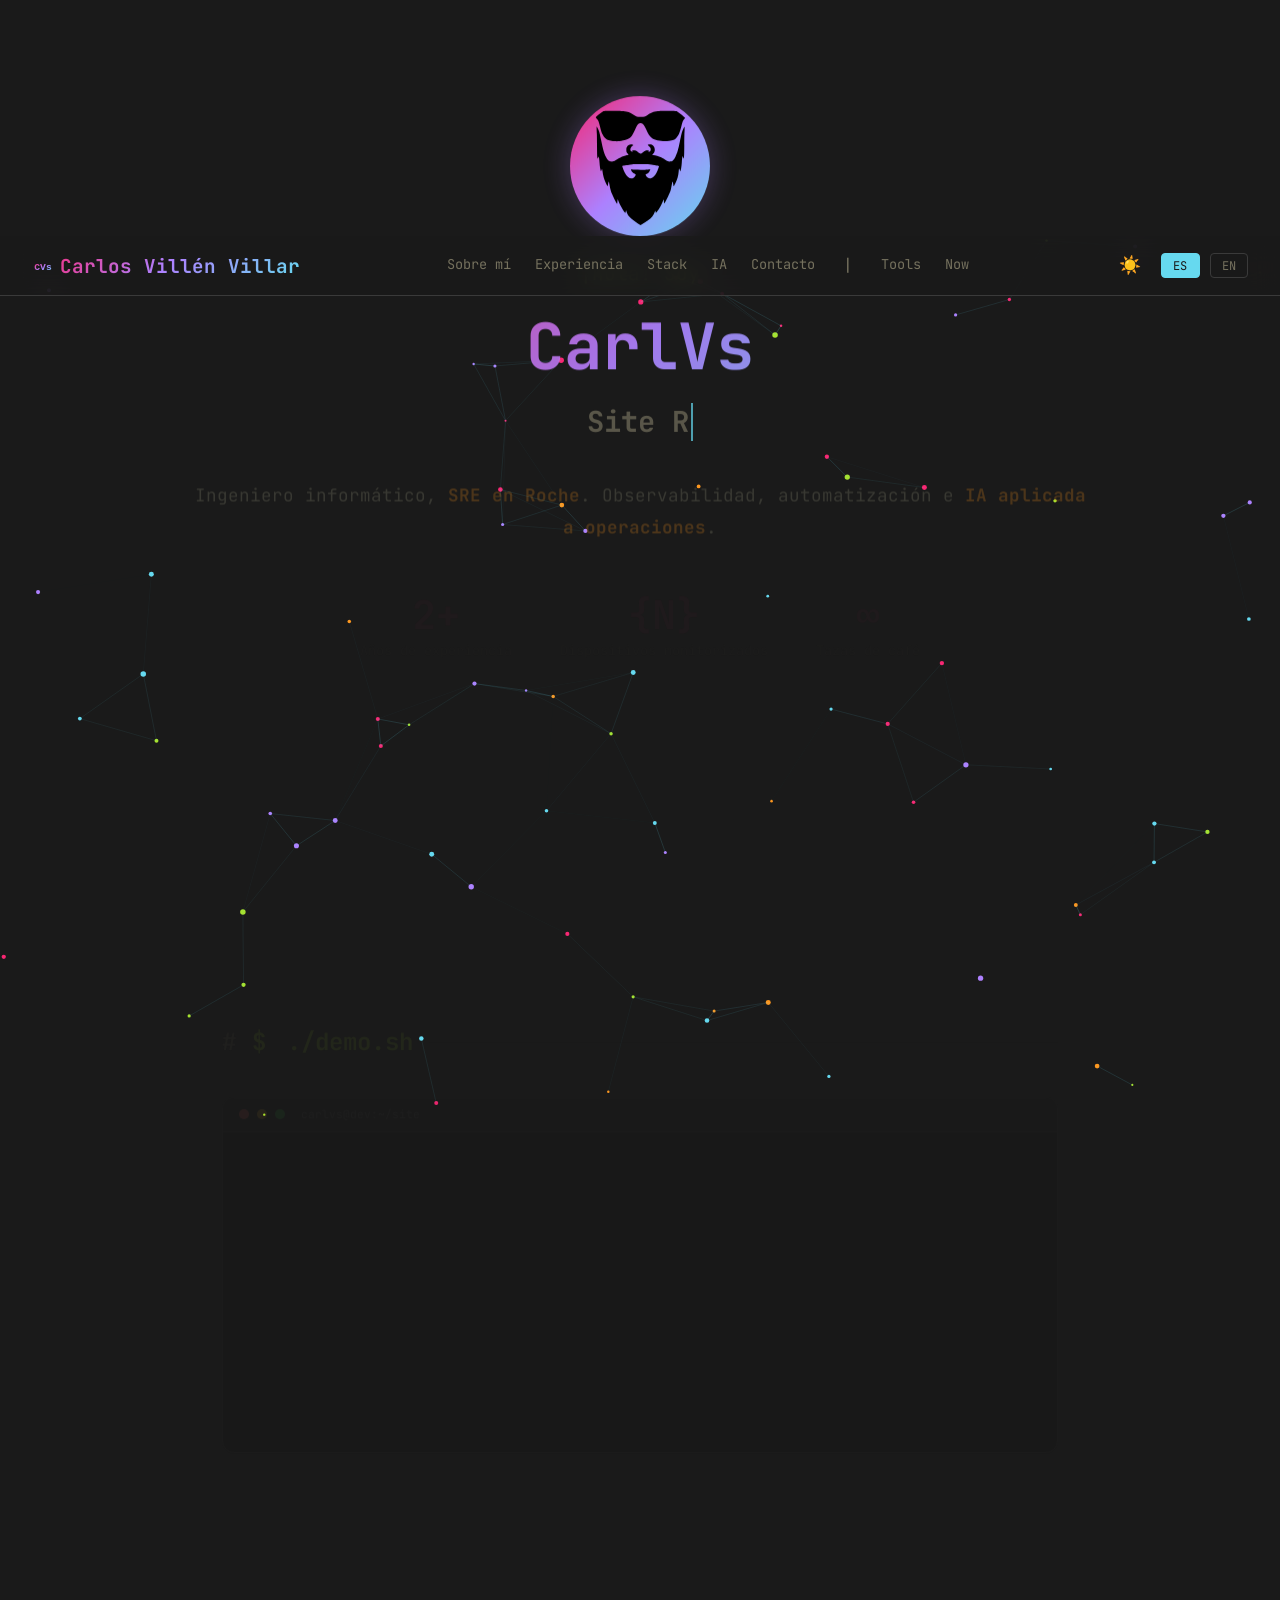
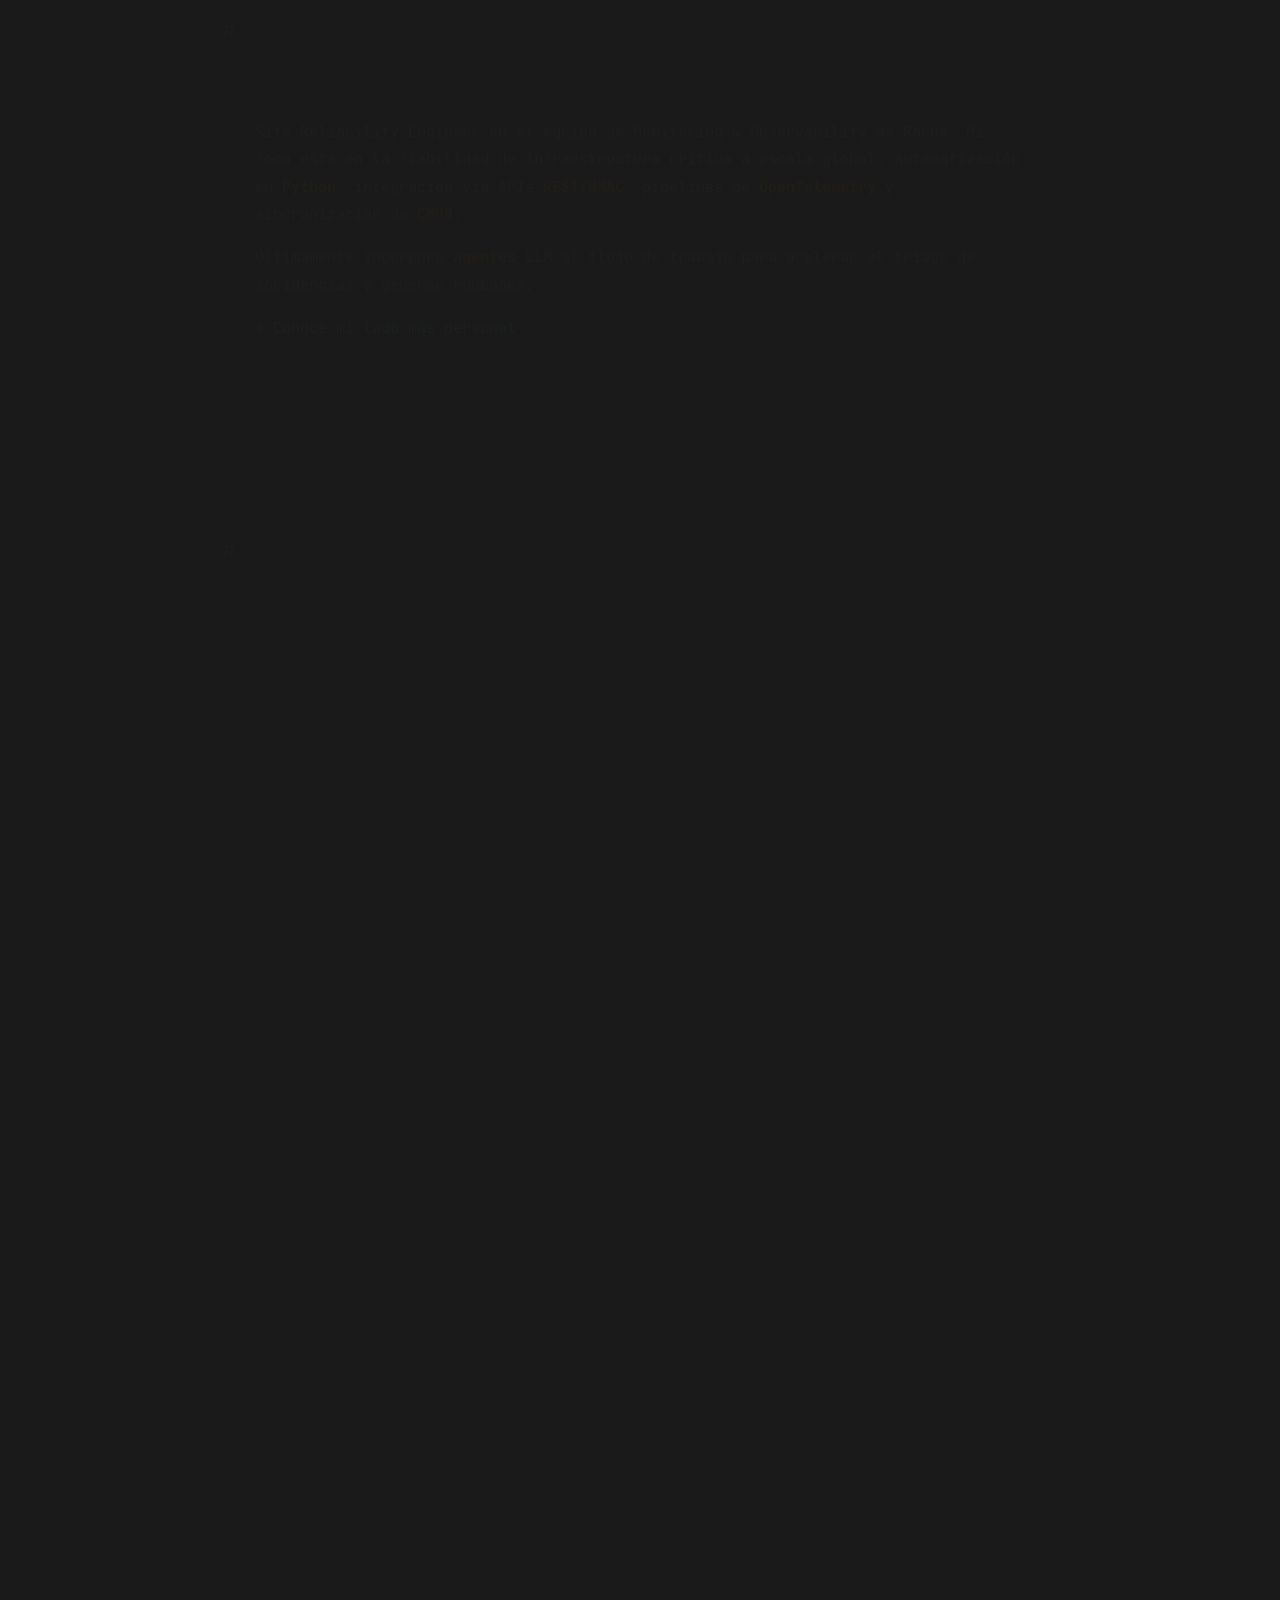
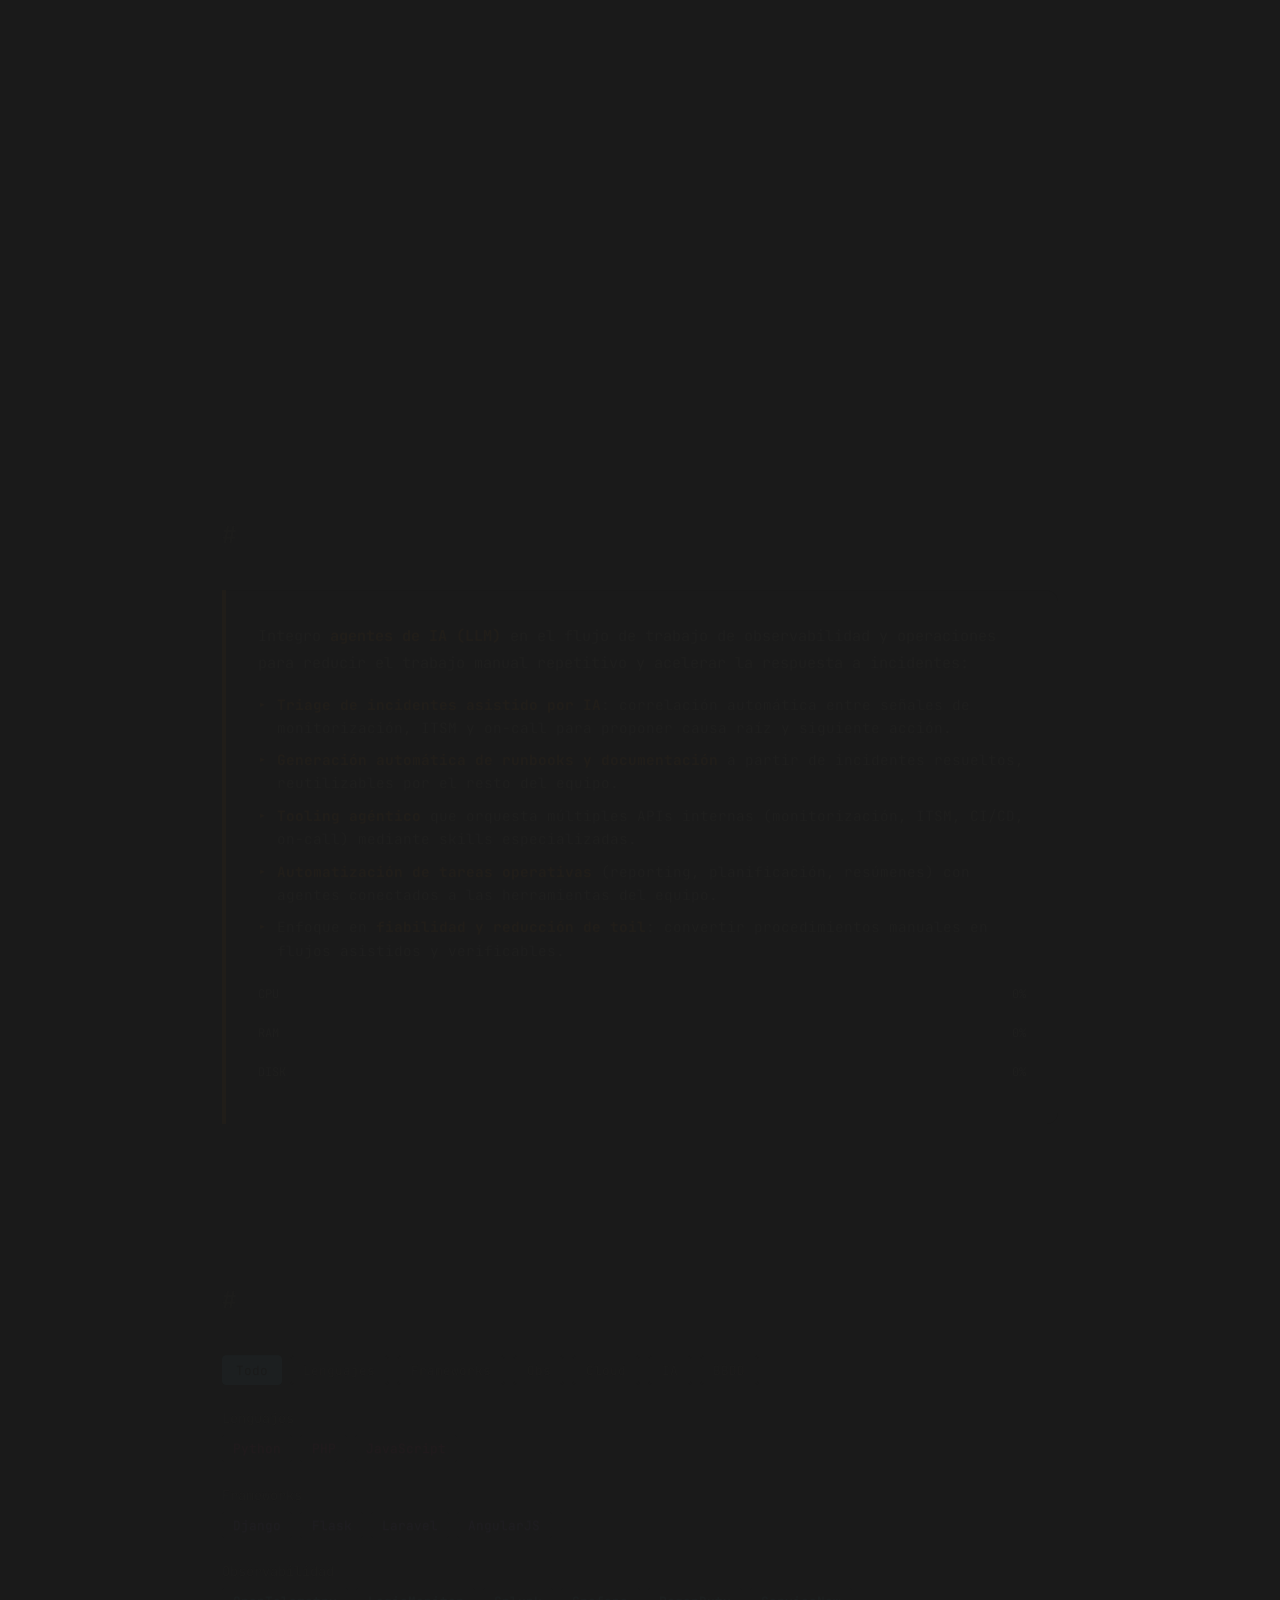
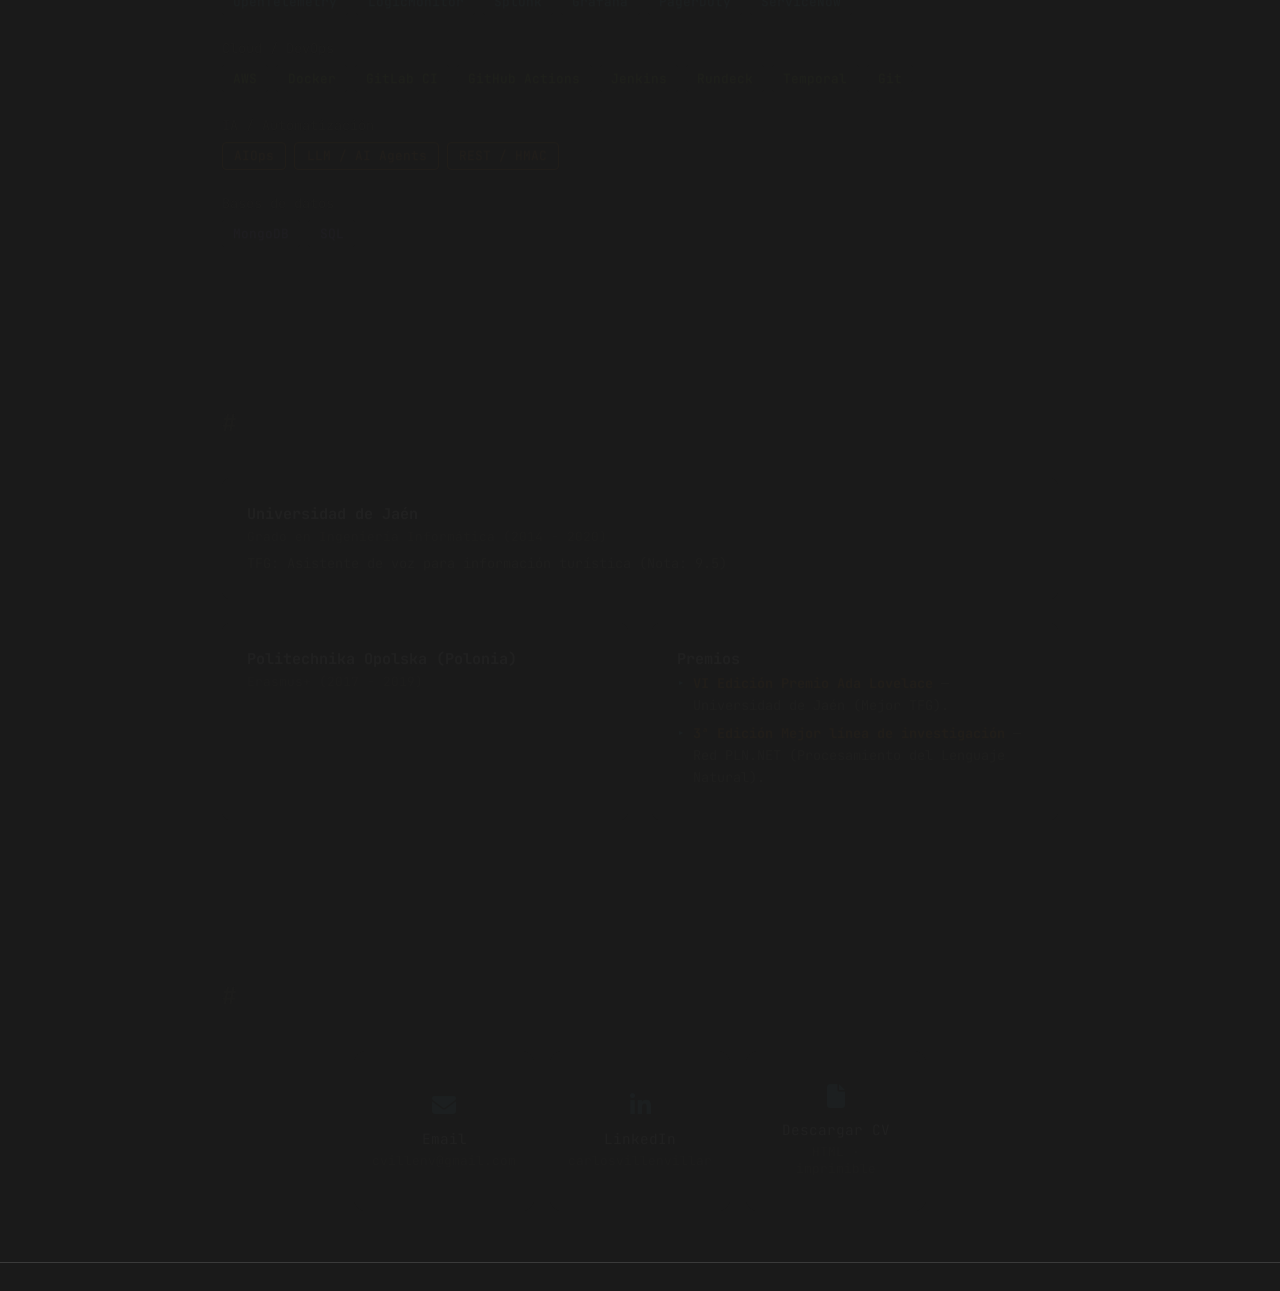
<file: about/index.html>
<!DOCTYPE html>
<html lang="es">
<head>
  <meta charset="UTF-8">
  <meta name="viewport" content="width=device-width, initial-scale=1.0">
  <title>Redirigiendo... | CarlVs</title>
  <meta http-equiv="refresh" content="0;URL='/#experience'">
  <link rel="icon" type="image/svg+xml" href="/assets/img/favicon.svg">
</head>
<body>
  <p style="color:#f8f8f2;background:#1a1a1a;font-family:monospace;padding:2rem;">
    Redirigiendo a <a href="/#experience" style="color:#66d9ef;">carlvs.dev</a>...
  </p>
</body>
</html>
</file>
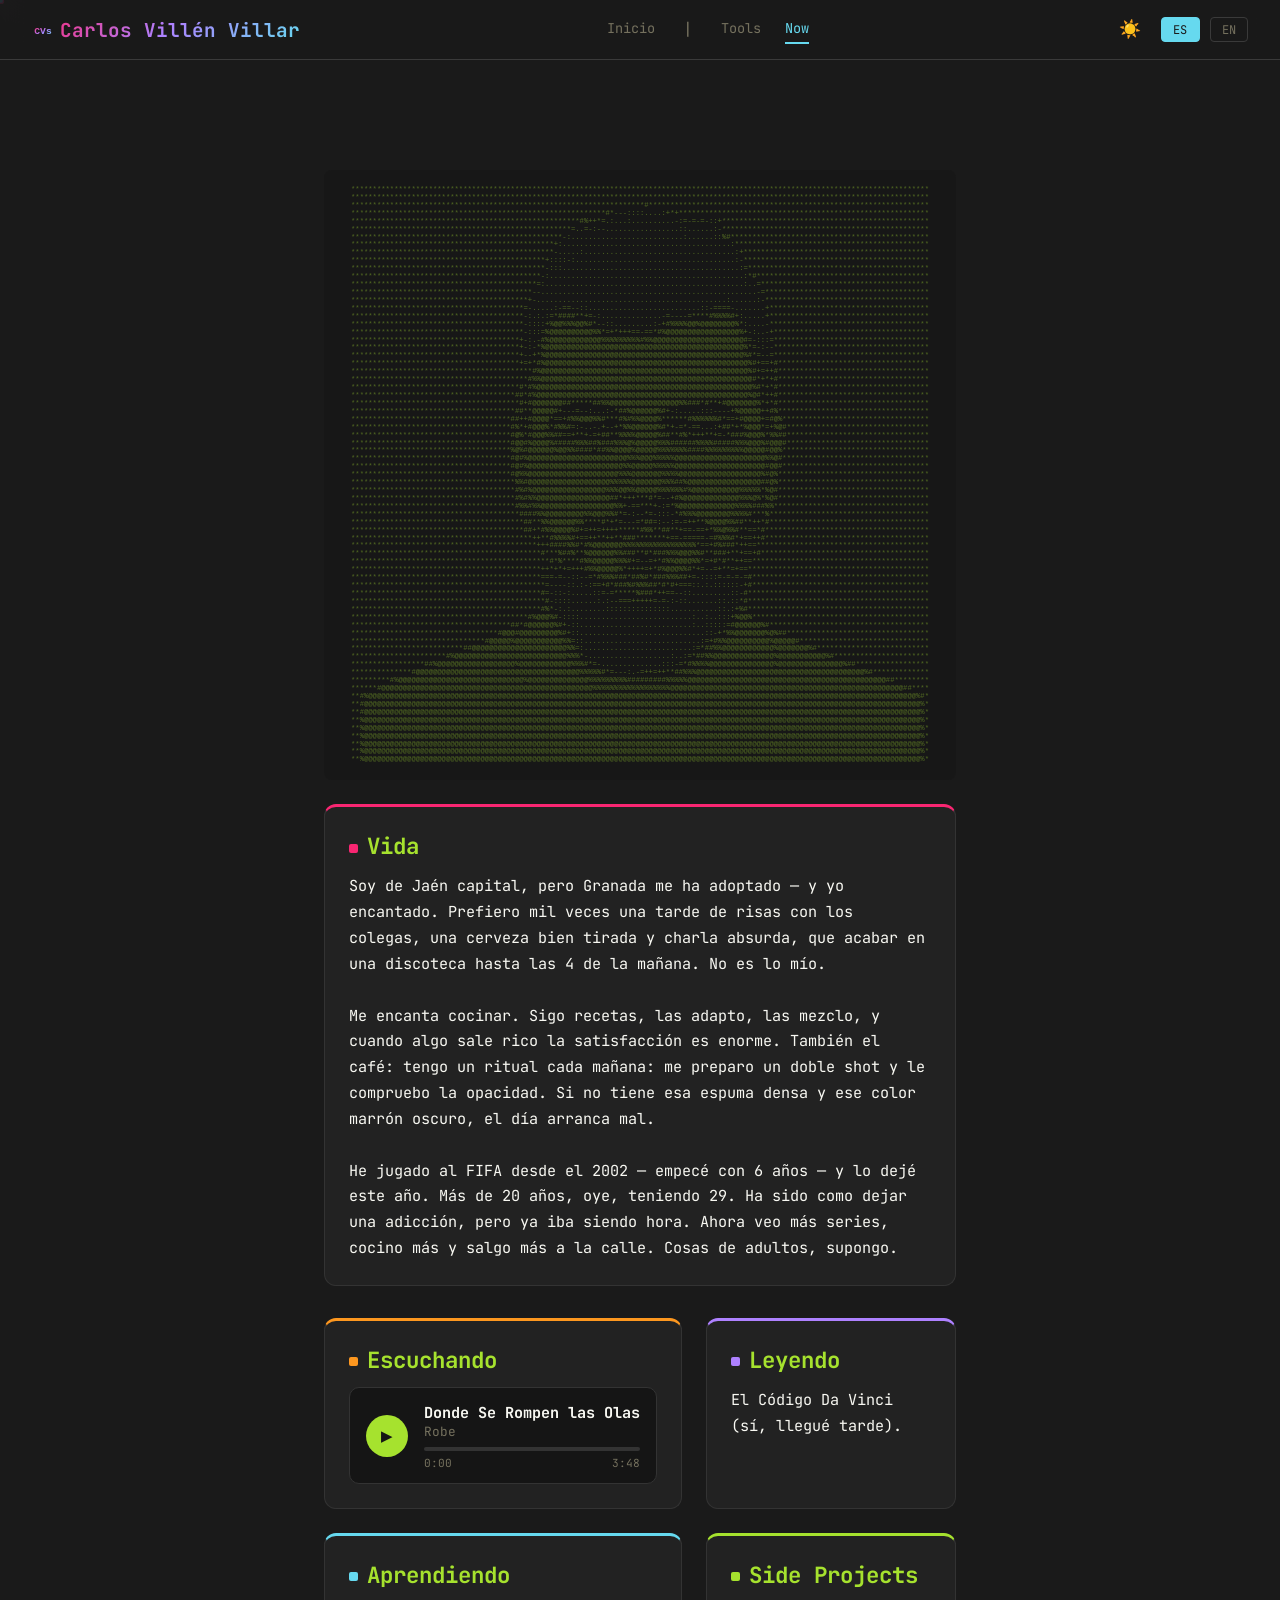
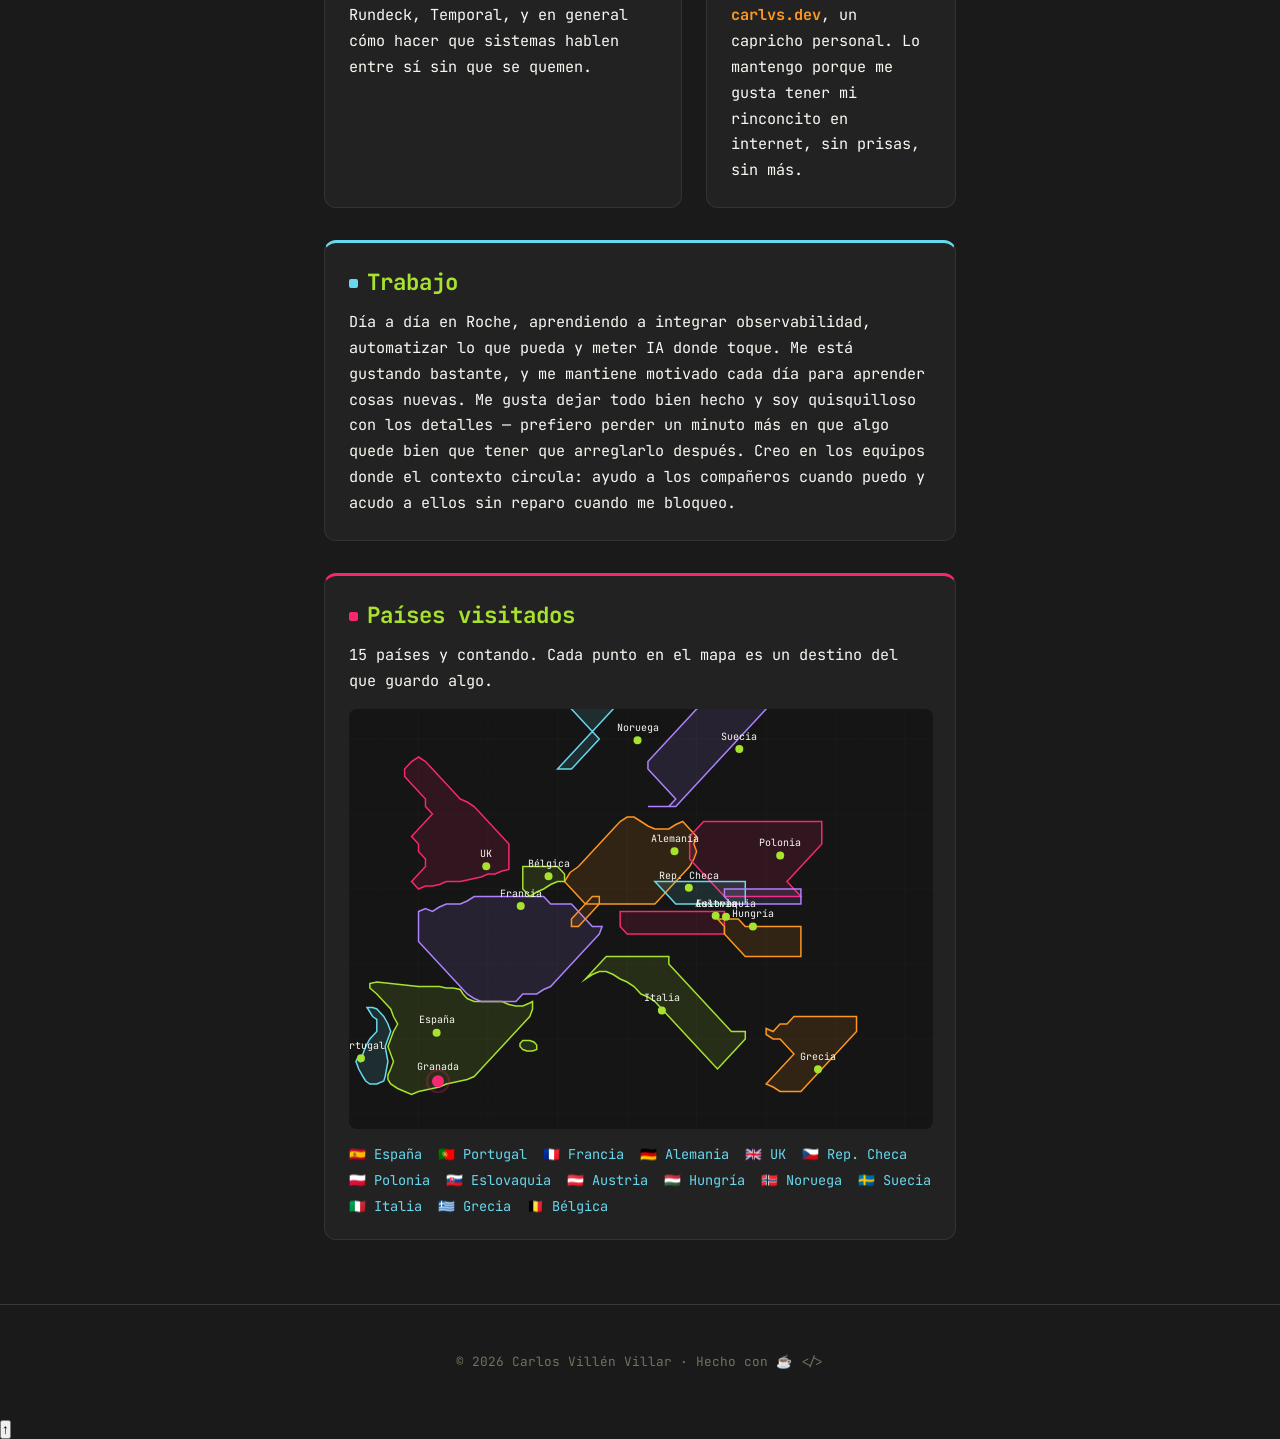
<file: pages/now/index.html>
<!DOCTYPE html>
<html lang="es">
<head>
    <meta charset="UTF-8">
    <meta name="viewport" content="width=device-width, initial-scale=1.0">
    <title>Now | CarlVs</title>
    <meta name="description" content="¿Qué estoy haciendo ahora?">
    <meta property="og:title" content="Now | CarlVs">
    <meta property="og:description" content="¿Qué estoy haciendo ahora?">
    <meta property="og:type" content="website">
    <meta property="og:url" content="https://carlvs.dev/pages/now/">
    <meta name="twitter:card" content="summary_large_image">
    <meta name="twitter:title" content="Now | CarlVs">
    <meta name="twitter:description" content="¿Qué estoy haciendo ahora?">
    <link rel="canonical" href="https://carlvs.dev/pages/now/">
    <link rel="icon" type="image/svg+xml" href="/assets/img/favicon.svg">
    <link rel="preconnect" href="https://fonts.googleapis.com">
    <link rel="preconnect" href="https://fonts.gstatic.com" crossorigin>
    <link href="https://fonts.googleapis.com/css2?family=JetBrains+Mono:wght@400;500;700&display=swap" rel="stylesheet">
    <link rel="stylesheet" href="https://cdnjs.cloudflare.com/ajax/libs/font-awesome/6.4.0/css/all.min.css">
    <link rel="stylesheet" href="/assets/css/common.css?v=20260713g">
    <style>
        /* ── Now page extras ── */
        html { scroll-behavior: smooth; }
        .now-hero {
            min-height: 18vh;
            display: flex;
            flex-direction: column;
            justify-content: center;
            align-items: center;
            text-align: center;
            padding: 1.5rem 1rem 0;
        }
        .now-hero h1 {
            font-size: 3rem;
            font-weight: 700;
            margin-bottom: 0.5rem;
            background: linear-gradient(135deg, #f92672, #ae81ff, #66d9ef);
            -webkit-background-clip: text;
            -webkit-text-fill-color: transparent;
            background-clip: text;
        }
        .now-hero .now-subtitle {
            font-size: 1rem;
            color: #75715e;
            margin-bottom: 0;
        }
        .now-hero .now-date {
            font-size: 0.85rem;
            color: #75715e;
            margin-top: 0.5rem;
        }

        .now-content {
            max-width: 680px;
            margin: 0 auto;
            padding: 0.5rem 1.5rem 4rem;
        }

        /* ── ASCII + Vida stack ── */
        .hero-work-row {
            display: flex;
            flex-direction: column;
            gap: 1.5rem;
            margin-bottom: 2rem;
        }
        #ascii-art {
            width: 100%;
            flex: 0 0 auto;
            font-size: 0.45rem;
            line-height: 1.1;
            color: #a6e22e;
            opacity: 0.4;
            user-select: none;
            overflow-x: auto;
            white-space: pre;
            text-align: center;
            margin-bottom: 0;
            background: #151515;
            border-radius: 8px;
            padding: 1rem;
        }
        .hero-work-row .now-section {
            width: 100%;
            margin-bottom: 0;
        }

        /* ── Now grid ── */
        .now-grid {
            display: grid;
            grid-template-columns: 1fr 1fr;
            gap: 1.5rem;
            margin-bottom: 2rem;
        }

        /* ── Section card base ── */
        .now-section {
            opacity: 0;
            transform: translateY(20px);
            transition: opacity 0.6s ease, transform 0.6s ease;
            background: #222;
            border: 1px solid #333;
            border-top: 3px solid transparent;
            border-radius: 12px;
            padding: 1.5rem;
        }
        .now-section.visible {
            opacity: 1;
            transform: translateY(0);
        }
        .now-section h2 {
            font-size: 1.4rem;
            color: #a6e22e;
            margin-bottom: 0.75rem;
        }
        .now-section p, .now-section li {
            color: #f8f8f2;
            line-height: 1.7;
            font-size: 0.95rem;
        }
        .now-section a {
            color: #66d9ef;
            text-decoration: underline;
        }
        .now-section a:hover {
            color: #f92672;
        }
        .now-section strong { color: #fd971f; }
        .now-section .proj-name { color: #fd971f; font-weight: 700; }
        .now-section ul { padding-left: 1.25rem; margin: 0; }
        .now-section li { margin-bottom: 0.4rem; }

        /* ── Section color borders ── */
        .section-work    { border-top-color: #66d9ef; margin-bottom: 2rem; }
        .section-learning { border-top-color: #66d9ef; }
        .section-reading  { border-top-color: #ae81ff; }
        .section-listening { border-top-color: #fd971f; }
        .section-projects { border-top-color: #a6e22e; }
        .section-travel   { border-top-color: #f92672; }
        .section-life     { border-top-color: #f92672; }

        /* ── Colored dot before section titles (replaces emojis) ── */
        .now-section h2::before {
            content: '';
            display: inline-block;
            width: 9px;
            height: 9px;
            margin-right: 0.55rem;
            border-radius: 2px;
            vertical-align: middle;
            background: currentColor;
        }
        .section-work h2::before    { background: #66d9ef; }
        .section-learning h2::before { background: #66d9ef; }
        .section-reading h2::before  { background: #ae81ff; }
        .section-listening h2::before { background: #fd971f; }
        .section-projects h2::before { background: #a6e22e; }
        .section-travel h2::before   { background: #f92672; }
        .section-life h2::before     { background: #f92672; }

        /* ── Mini music player ── */
        .mini-player {
            display: flex;
            align-items: center;
            gap: 1rem;
            background: #151515;
            border: 1px solid #333;
            border-radius: 10px;
            padding: 0.85rem 1rem;
            margin-top: 0.25rem;
        }
        html.light .mini-player {
            background: #f5f5f5;
            border-color: #e0e0e0;
        }
        .mp-play {
            flex: 0 0 auto;
            width: 42px;
            height: 42px;
            border-radius: 50%;
            border: none;
            background: #a6e22e;
            color: #151515;
            font-size: 0.95rem;
            cursor: pointer;
            display: flex;
            align-items: center;
            justify-content: center;
            transition: transform 0.15s ease, background 0.2s ease, color 0.2s ease;
        }
        .mp-play:hover { transform: scale(1.08); }
        .mp-play.playing { background: #f92672; color: #fff; }
        .mp-info { flex: 1; min-width: 0; }
        .mp-title {
            font-size: 0.95rem;
            font-weight: 700;
            color: #f8f8f2;
            white-space: nowrap;
            overflow: hidden;
            text-overflow: ellipsis;
        }
        .mp-title a { color: #f8f8f2; text-decoration: none; }
        .mp-title a:hover { color: #66d9ef; }
        .mp-artist {
            font-size: 0.8rem;
            color: #75715e;
            margin-bottom: 0.45rem;
        }
        .mp-bar {
            height: 4px;
            background: #333;
            border-radius: 2px;
            overflow: hidden;
            cursor: pointer;
        }
        html.light .mp-bar { background: #ddd; }
        .mp-progress {
            height: 100%;
            width: 0%;
            background: #66d9ef;
            border-radius: 2px;
            transition: width 0.2s linear;
        }
        .mp-time {
            display: flex;
            justify-content: space-between;
            font-size: 0.7rem;
            color: #75715e;
            margin-top: 0.3rem;
        }

        /* ── World map canvas ── */
        #world-map {
            width: 100%;
            max-width: 680px;
            height: 420px;
            display: block;
            margin: 1rem 0 0;
            border-radius: 8px;
            background: #151515;
            opacity: 0;
            transform: translateY(20px);
            transition: opacity 0.6s ease, transform 0.6s ease;
        }
        #world-map.visible {
            opacity: 1;
            transform: translateY(0);
        }
        .travel-list {
            display: flex;
            flex-wrap: wrap;
            gap: 0.5rem 1rem;
            margin-top: 1rem;
        }
        .travel-list span {
            color: #66d9ef;
            font-size: 0.85rem;
        }

        /* ── Light theme ── */
        html.light .now-section { background: #fff; border-color: #e0e0e0; }
        html.light .now-section h2 { color: #2d2d2d; }
        html.light .now-section p, html.light .now-section li { color: #2d2d2d; }
        html.light .now-section a { color: #f92672; }
        html.light .now-section strong { color: #fd971f; }
        html.light .travel-list span { color: #f92672; }
        html.light #world-map { background: #ddd; }

        /* ── Mobile ── */
        @media (max-width: 768px) {
            .now-hero h1 { font-size: 2.2rem; }
            .now-hero { min-height: 30vh; }
            .now-content { padding: 1.5rem 1rem 3rem; }
            .hero-work-row {
                flex-direction: column;
                gap: 1rem;
            }
            #ascii-art {
                max-width: 100%;
                font-size: 0.25rem;
            }
            .now-grid {
                grid-template-columns: 1fr;
                gap: 1.5rem;
            }
            #world-map { height: 280px; }
        }
    </style>
</head>
<body>
    <canvas id="particleCanvas"></canvas>

    <!-- Navbar -->
    <nav class="navbar" id="navbar">
        <a href="/" class="nav-logo"><svg width="22" height="22" viewBox="0 0 32 32"><defs><linearGradient id="navLogoGrad" x1="0%" y1="0%" x2="100%" y2="100%"><stop offset="0%" stop-color="#f92672"/><stop offset="50%" stop-color="#ae81ff"/><stop offset="100%" stop-color="#66d9ef"/></linearGradient></defs><text x="16" y="22" font-family="monospace" font-size="14" font-weight="bold" fill="url(#navLogoGrad)" text-anchor="middle">CVs</text></svg>Carlos Villén Villar</a>
        <div class="nav-links" id="navLinks">
            <a href="/" data-i18n="nav_home">Inicio</a>
            <span class="nav-sep">|</span>
            <a href="/pages/tools/" data-i18n="nav_tools">Tools</a>
            <a href="/pages/now/" class="active" data-i18n="nav_now">Now</a>
        </div>
        <div class="nav-right">
            <button class="theme-btn" id="themeToggle" aria-label="Toggle theme">☀️</button>
            <div class="lang-switcher">
                <button class="lang-btn active" data-lang="es">ES</button>
                <button class="lang-btn" data-lang="en">EN</button>
            </div>
            <button class="nav-toggle" id="navToggle" aria-label="Menu">☰</button>
        </div>
    </nav>

    <!-- Hero -->
    <section class="now-hero reveal">
        <h1 data-i18n="now_title">Now</h1>
        <p class="now-subtitle" data-i18n="now_subtitle">¿Qué estoy haciendo ahora?</p>
        <p class="now-date">Julio 2026</p>
    </section>

    <!-- Content -->
    <div class="now-content">

        <!-- ASCII + Work row -->
        <div class="hero-work-row">
            <pre id="ascii-art">**************************************************************************************************************************************
**************************************************************************************************************************************
********************************************************************#*****************************************************************
***********************************************************#*---::::....:+*+**********************************************************
*****************************************************#%++*=.:...:..........-:=-=-=-::+************************************************
***************************************************=..=-:--.................::......:-************************************************
*************************************************-:..........................:......::%#**********************************************
***********************************************+:.......................................:*********************************************
***********************************************-.....:...................................:+*******************************************
*********************************************+::::-:.....................................:-*******************************************
*********************************************-:::.........................................:=******************************************
********************************************-:.............................................:*#****************************************
*******************************************=:..............................................:..=***************************************
******************************************--..................................................-=**************************************
*****************************************+-............................................:......:-**************************************
****************************************=-.....:-==--::..........................::-====-.......+*************************************
****************************************-:.:.:=*####**+=-:..............-=----=****#%%%%#+:.....+*************************************
****************************************-::::+%@@%%%@@%#*--::.........:-+#%%%%@@%@@@@@@@@%*:....-*************************************
****************************************-:::=%@@@@@@@@@@%%*=+*+++==-==*#%@@@@@@@@@@@@@@@@@%+-:..-+************************************
***************************************+-:.-#%@@@@@@@@@@@@%%%%%%%%%#%%@@@@@@@@@@@@@@@@@@@@@#=-:::=************************************
***************************************+-:-*%@@@@@@@@@@@@@@@@@@@@@@@@@@@@@@@@@@@@@@@@@@@@@@%*=-:--************************************
***************************************+--+*%@@@@@@@@@@@@@@@@@@@@@@@@@@@@@@@@@@@@@@@@@@@@@@%#*=--=************************************
***************************************+=+*#%@@@@@@@@@@@@@@@@@@@@@@@@@@@@@@@@@@@@@@@@@@@@@@@%#+==+#***********************************
******************************************#%@@@@@@@@@@@@@@@@@@@@@@@@@@@@@@@@@@@@@@@@@@@@@@@@%#+=++#***********************************
*****************************************#%%@@@@@@@@@@@@@@@@@@@@@@@@@@@@@@@@@@@@@@@@@@@@@@@@@#*+*+#***********************************
***************************************#*#%@@@@@@@@@@@@@@@@@@@@@@@@@@@@@@@@@@@@@@@@@@@@@@@@@@%#*+*#***********************************
**************************************##*#%@@@@@@@@@@@@@@@@@@@@@@@@@@@@@@@@@@@@@@@@@@@@@@@@@%@#*++#***********************************
***************************************#+#@@@@@@@##*****##%%@@@@@@@@@@@@@@@@%%###*#**+#@@@@@@@%*+*#***********************************
**************************************##**@@@@@#+---=--:...:-*##%@@@@@@%#+-:.....:::----+%@@@@@++#%***********************************
*************************************##++#@@@@*==+#%%@@@%%#***#%#%%@@@@%******#%%%%%%#*==+#@@@@+=#@%**********************************
*************************************#%*+#@@@%*#%%#=:-..-.+--+*%%@@@@@@%#*+-=*-==...:+##*+*%@@@*=+%@#*********************************
*************************************#@%*#@@@%%##==+**+-=+##**%%%%@@@@@%##**#%*+++**+=-*###%@@@%*%%##*********************************
*************************************#@@#%@@@@%#####%%%##%###%%%@%@@@@@%%%######%%%%#####%%%@@@%#@@@#*********************************
*************************************%@%#@@@@@@%@@%%####*##%%@@@@%@@@@@%%%%%%%####%%%%%%%%%@@@@@#@@%**********************************
*************************************#@#%@@@@@@@@@@@@@@@@@@@@@@@%%%@@@%%%%%@@@@@@@@@@@@@@@@@@@@@%%@#**********************************
*************************************#@#%@@@@@@@@@@@@@@@@@@@@@@%%@@@@@%%%%%@@@@@@@@@@@@@@@@@@@@@#@@#**********************************
*************************************#@%%@@@@@@@@@@@@@@@@@@@@@%%%@@@@@@@%%%%@@@@@@@@@@@@@@@@@@@%#@%***********************************
**************************************%%#@@@@@@@@@@@@@@@@@@@%%%%%@@@@@@@%%%##%@@@@@@@@@@@@@@@@@##@%***********************************
**************************************#%#%@@@@@@@@@@@@@@@@@%%%@@%%@@@@@%%%%%%#%@@@@@@@@@@@%%%%%*%@#***********************************
**************************************#%#%%@@@@@@@@@@@@@@@@@##*+++***#*=--+#%@@@@@@@@@@@@@%%%@%*%@#***********************************
**************************************#%%#%%@@@@@@@@@@@@@@@@@%%+-==***+-:=*%@@@@@@@@@@@@@%%%%###%%************************************
***************************************####%%@@@@@@@@@%%@@@%%#*=-:--*=-:::-*#%%%@@@@@@@@%%%%#***%*************************************
****************************************##**%%@@@@@@%%****#*+*=---=*##=:--:=-=++**%@@@@%%##**++*#*************************************
****************************************##+*#%%@@@@%#+=++=++++*****#%%**##**+==-==+*%%@%%#**==*#**************************************
******************************************++**#%%%%#+==++**++**###*******+==-=====-=#%%%#*+==++#**************************************
*******************************************+++####%%#*#%@@@@@@@%%%%%%%%%%%%%%%%%*==+#%###*++==****************************************
********************************************#***%##%**%@@@@@@%%###**#*###%%%@@@%%#**###+**+==+#***************************************
**********************************************#*%****#%%@@@@@%%%#+=--=+*#%%@@@@%%*=+#*#**++==*****************************************
********************************************++*+*+=+++#%%@@@@@%*++++=+*#%@@@%%#*+=--=+**=+==******************************************
********************************************===-=--::--=*#%%%###*##%#*###%%%##+=-::::=-=-=-=#*****************************************
*********************************************=----::.:-:==+#*###%#%%%##*#*#+===::.:.::::::-+#*****************************************
********************************************#=-::-:.....::=-=*****%###*++==--::.........::-#******************************************
*********************************************#-::::......:.:--===+++++=-=-:-::.......::.::*#******************************************
********************************************#%*-:.:........:::::::::::::::...........::.:+%#******************************************
*****************************************#%@@@%#-::::..........................:..:..:::+%@@%*****************************************
*************************************##*#@@@@@@%#+-::..........................:..:::::=#@@@@@@%#*************************************
**********************************#@@@#@@@@@@@@@%#+::.............................::-+*%%@@@@@@@%@%##*********************************
*******************************#@@@@@%@@@@@@@@@@@%%=::...........................:=+#%%@@@@@@@@@@%@@@@@#******************************
**************************##@@@@@@@@@@@@@@@@@@@@@@%%=:.........................:=*##%%@@@@@@@@@@@@%@@@@@@@%#**************************
**********************#%@@@@@@@@@@@@@@@@@@@@@@@@@@%%%*-...................:..:=*##%%@@@@@@@@@@@@@@%@@@@@@@@@@@%#**********************
*****************##%@@@@@@@@@@@@@@@@@@%@@@@@@@@@@@@%%%#*=-..............:::-=*#%%%%@@@@@@@@@@@@@@@%@@@@@@@@@@@@@@@%##*****************
**************#@@@@@@@@@@@@@@@@@@@@@@@@@@@@@@@@@@@@@@%%%%%#*=---:.-=++=++**##%%%@@@@@@@@@@@@@@@@@@@@@@@@@@@@@@@@@@@@@@@%#*************
*********#%@@@@@@@@@@@@@@@@@@@@@@@@@@@@@%@@@@@@@@@@@@@@%%%%%%%%%#########%%%%%@@@@@@@@@@@@@@@@@@@@@@@@@@@@@@@@@@@@@@@@@@@@@@##********
******#@@@@@@@@@@@@@@@@@@@@@@@@@@@@@@@@@@@@@@@@@@@@@@@@@%%%%%%%%%%%%%%%%%%@@@@@@@@@@@@@@@@@@@@@@@@@@@@@@@@@@@@@@@@@@@@@@@@@@@@@@##****
**#%@@@@@@@@@@@@@@@@@@@@@@@@@@@@@@@@@@@@@@@@@@@@@@@@@@@@@@@@@@@@@@@@@@@@@@@@@@@@@@@@@@@@@@@@@@@@@@@@@@@@@@@@@@@@@@@@@@@@@@@@@@@@@@@%#*
**#@@@@@@@@@@@@@@@@@@@@@@@@@@@@@@@@@@@@@@@@@@@@@@@@@@@@@@@@@@@@@@@@@@@@@@@@@@@@@@@@@@@@@@@@@@@@@@@@@@@@@@@@@@@@@@@@@@@@@@@@@@@@@@@@@%*
**#@@@@@@@@@@@@@@@@@@@@@@@@@@@@@@@@@@@@@@@@@@@@@@@@@@@@@@@@@@@@@@@@@@@@@@@@@@@@@@@@@@@@@@@@@@@@@@@@@@@@@@@@@@@@@@@@@@@@@@@@@@@@@@@@@%*
**%@@@@@@@@@@@@@@@@@@@@@@@@@@@@@@@@@@@@@@@@@@@@@@@@@@@@@@@@@@@@@@@@@@@@@@@@@@@@@@@@@@@@@@@@@@@@@@@@@@@@@@@@@@@@@@@@@@@@@@@@@@@@@@@@@%*
**%@@@@@@@@@@@@@@@@@@@@@@@@@@@@@@@@@@@@@@@@@@@@@@@@@@@@@@@@@@@@@@@@@@@@@@@@@@@@@@@@@@@@@@@@@@@@@@@@@@@@@@@@@@@@@@@@@@@@@@@@@@@@@@@@@%*
**%@@@@@@@@@@@@@@@@@@@@@@@@@@@@@@@@@@@@@@@@@@@@@@@@@@@@@@@@@@@@@@@@@@@@@@@@@@@@@@@@@@@@@@@@@@@@@@@@@@@@@@@@@@@@@@@@@@@@@@@@@@@@@@@@@%*
**%@@@@@@@@@@@@@@@@@@@@@@@@@@@@@@@@@@@@@@@@@@@@@@@@@@@@@@@@@@@@@@@@@@@@@@@@@@@@@@@@@@@@@@@@@@@@@@@@@@@@@@@@@@@@@@@@@@@@@@@@@@@@@@@@@%*
**%@@@@@@@@@@@@@@@@@@@@@@@@@@@@@@@@@@@@@@@@@@@@@@@@@@@@@@@@@@@@@@@@@@@@@@@@@@@@@@@@@@@@@@@@@@@@@@@@@@@@@@@@@@@@@@@@@@@@@@@@@@@@@@@@@%*
**%@@@@@@@@@@@@@@@@@@@@@@@@@@@@@@@@@@@@@@@@@@@@@@@@@@@@@@@@@@@@@@@@@@@@@@@@@@@@@@@@@@@@@@@@@@@@@@@@@@@@@@@@@@@@@@@@@@@@@@@@@@@@@@@@@%*
</pre>
            <section class="now-section section-life">
                <h2 data-i18n="now_life_title">Vida</h2>
                <p data-i18n="now_life">Soy de Jaén capital, pero Granada me ha adoptado — y yo encantado. Prefiero mil veces una tarde de risas con los colegas, una cerveza bien tirada y charla absurda, que acabar en una discoteca hasta las 4 de la mañana. No es lo mío.<br><br>Me encanta cocinar. Sigo recetas, las adapto, las mezclo, y cuando algo sale rico la satisfacción es enorme. También el café: tengo un ritual cada mañana: me preparo un doble shot y le compruebo la opacidad. Si no tiene esa espuma densa y ese color marrón oscuro, el día arranca mal.<br><br>He jugado al FIFA desde el 2002 — empecé con 6 años — y lo dejé este año. Más de 20 años, oye, teniendo 29. Ha sido como dejar una adicción, pero ya iba siendo hora. Ahora veo más series, cocino más y salgo más a la calle. Cosas de adultos, supongo.</p>
            </section>
        </div>

        <!-- Grid: Listening + Reading + Learning + Projects -->
        <div class="now-grid">
            <section class="now-section section-listening">
                <h2 data-i18n="now_listening_title">Escuchando</h2>
                <div class="mini-player" id="miniPlayer">
                    <button class="mp-play" id="mpPlay" aria-label="Play / Pause">&#9654;</button>
                    <div class="mp-info">
                        <div class="mp-title"><a href="https://www.youtube.com/watch?v=mPQXN5-VbNQ" target="_blank" rel="noopener">Donde Se Rompen las Olas</a></div>
                        <div class="mp-artist">Robe</div>
                        <div class="mp-bar"><div class="mp-progress" id="mpProgress"></div></div>
                        <div class="mp-time"><span id="mpCur">0:00</span><span id="mpDur">3:48</span></div>
                    </div>
                </div>
                <div id="ytPlayerWrap" hidden></div>
            </section>
            <section class="now-section section-reading">
                <h2 data-i18n="now_reading_title">Leyendo</h2>
                <p data-i18n="now_reading">El Código Da Vinci (sí, llegué tarde).</p>
            </section>
            <section class="now-section section-learning">
                <h2 data-i18n="now_learning_title">Aprendiendo</h2>
                <p data-i18n="now_learning">Rundeck, Temporal, y en general cómo hacer que sistemas hablen entre sí sin que se quemen.</p>
            </section>
            <section class="now-section section-projects">
                <h2 data-i18n="now_projects_title">Side Projects</h2>
                <p data-i18n="now_projects"><span class="proj-name">carlvs.dev</span>, un capricho personal. Lo mantengo porque me gusta tener mi rinconcito en internet, sin prisas, sin más.</p>
            </section>
        </div>

        <!-- Work -->
        <section class="now-section section-work">
            <h2 data-i18n="now_work_title">Trabajo</h2>
            <p data-i18n="now_work">Día a día en Roche, aprendiendo a integrar observabilidad, automatizar lo que pueda y meter IA donde toque. Me está gustando bastante, y me mantiene motivado cada día para aprender cosas nuevas. Me gusta dejar todo bien hecho y soy quisquilloso con los detalles — prefiero perder un minuto más en que algo quede bien que tener que arreglarlo después. Creo en los equipos donde el contexto circula: ayudo a los compañeros cuando puedo y acudo a ellos sin reparo cuando me bloqueo.</p>
        </section>

        <!-- Travel -->
        <section class="now-section section-travel">
            <h2 data-i18n="now_travel_title">Países visitados</h2>
            <p data-i18n="now_travel">15 países y contando. Cada punto en el mapa es un destino del que guardo algo.</p>
            <canvas id="world-map"></canvas>
            <div class="travel-list">
                <span>🇪🇸 España</span><span>🇵🇹 Portugal</span><span>🇫🇷 Francia</span>
                <span>🇩🇪 Alemania</span><span>🇬🇧 UK</span><span>🇨🇿 Rep. Checa</span><span>🇵🇱 Polonia</span>
                <span>🇸🇰 Eslovaquia</span><span>🇦🇹 Austria</span><span>🇭🇺 Hungría</span><span>🇳🇴 Noruega</span><span>🇸🇪 Suecia</span><span>🇮🇹 Italia</span>
                <span>🇬🇷 Grecia</span><span>🇧🇪 Bélgica</span>
            </div>
        </section>

    </div>

    <!-- Footer -->
    <footer class="footer">
        <p>&copy; 2026 Carlos Villén Villar · <span data-i18n="footer_built">Hecho con</span> ☕ &lt;/&gt;</p>
    </footer>

    <!-- Back to top -->
    <button id="back-to-top" aria-label="Back to top">↑</button>

    <script src="/assets/js/translations.js?v=20260713g"></script>
    <script src="/assets/js/common.js?v=20260713g"></script>
    <script>
        /* ── i18n ── */
        let currentLang = localStorage.getItem('lang') || 'es';
        function t(k) { const v = translations[currentLang] && translations[currentLang][k]; if (v) return v; if (currentLang === 'ñ' || currentLang === 'j') { const f = translations.es && translations.es[k]; if (f) return f; } return translations.es && translations.es[k] || k; }

        function setLanguage(l) {
            currentLang = l;
            document.documentElement.lang = l;
            localStorage.setItem('lang', l);
            document.querySelectorAll('.lang-btn').forEach(b => b.classList.toggle('active', b.dataset.lang === l));
            document.querySelectorAll('[data-i18n]').forEach(el => {
                const k = el.getAttribute('data-i18n');
                let v = translations[l] && translations[l][k];
                if (!v) v = translations.es && translations.es[k];
                if (v) {
                    if (el.classList.contains('title-text')) {
                        el.textContent = v;
                    } else {
                        el.innerHTML = v;
                    }
                }
            });
        }

        document.querySelectorAll('.lang-btn').forEach(b => {
            b.addEventListener('click', () => setLanguage(b.dataset.lang));
        });
        setLanguage(currentLang);

        /* ── Mobile nav toggle ── */
        document.getElementById('navToggle').addEventListener('click', () => {
            document.getElementById('navLinks').classList.toggle('open');
        });
        document.querySelectorAll('.nav-links a').forEach(a => {
            a.addEventListener('click', () => {
                document.getElementById('navLinks').classList.remove('open');
            });
        });

        /* ── Section reveal on scroll ── */
        const sections = document.querySelectorAll('.now-section');
        const revealObserver = new IntersectionObserver(entries => {
            entries.forEach(e => {
                if (e.isIntersecting) e.target.classList.add('visible');
            });
        }, { threshold: 0.15 });
        sections.forEach(s => revealObserver.observe(s));

        /* ── Back to top ── */
        const backBtn = document.getElementById('back-to-top');
        window.addEventListener('scroll', () => {
            backBtn.classList.toggle('visible', window.scrollY > window.innerHeight * 0.6);
        });
        backBtn.addEventListener('click', () => {
            window.scrollTo({ top: 0, behavior: 'smooth' });
        });

        /* ── World map canvas ── */
        (function() {
            const canvas = document.getElementById('world-map');
            if (!canvas) return;
            const ctx = canvas.getContext('2d');

            const MONOKAI = ['#a6e22e','#66d9ef','#ae81ff','#f92672','#fd971f'];

            const countries = [
                { name: 'España',    color: MONOKAI[0], poly: [
                    [-8.5,43.7],[-8.0,43.8],[-7.0,43.7],[-6.0,43.6],[-5.0,43.5],[-4.5,43.5],
                    [-3.5,43.5],[-3.0,43.4],[-2.5,43.4],[-2.0,43.3],[-1.8,43.0],[-1.5,42.7],
                    [-1.0,42.5],[-0.5,42.5],[0.0,42.5],[0.5,42.5],[1.0,42.5],[1.5,42.3],
                    [2.0,42.2],[2.5,42.2],[3.0,42.4],[3.2,42.5],[3.2,42.0],[3.0,41.5],
                    [2.5,41.0],[2.0,40.5],[1.5,40.0],[1.0,39.5],[0.5,39.0],[0.0,38.5],
                    [-0.5,38.0],[-1.0,37.5],[-1.5,37.3],[-2.0,37.2],[-2.5,37.1],[-3.0,37.0],
                    [-3.5,36.8],[-4.0,36.7],[-4.5,36.6],[-5.0,36.5],[-5.5,36.3],[-6.0,36.5],
                    [-6.5,36.7],[-7.0,37.0],[-7.2,37.3],[-7.2,37.6],[-7.0,38.0],[-6.8,38.5],
                    [-7.0,39.0],[-7.2,39.5],[-7.0,40.0],[-6.8,40.5],[-6.5,41.0],[-6.8,41.5],
                    [-7.0,42.0],[-7.5,42.5],[-8.0,43.0],[-8.5,43.4],[-8.5,43.7],
                ] },
                { name: 'Mallorca',  color: MONOKAI[0], poly: [
                    [2.5,39.9],[3.0,39.9],[3.3,39.8],[3.5,39.6],[3.5,39.3],[3.2,39.2],
                    [2.8,39.2],[2.5,39.3],[2.3,39.5],[2.3,39.7],[2.5,39.9],
                ] },
                { name: 'Portugal',  color: MONOKAI[1], poly: [
                    [-8.7,42.1],[-8.5,41.8],[-8.3,41.5],[-8.0,41.3],[-8.0,40.5],
                    [-8.5,40.0],[-8.8,39.5],[-9.0,39.0],[-9.2,38.5],[-9.4,38.7],
                    [-9.5,38.5],[-9.3,38.0],[-9.0,37.5],[-8.8,37.2],[-8.5,37.0],
                    [-8.0,37.0],[-7.5,37.2],[-7.4,37.5],[-7.3,38.0],[-7.2,38.5],
                    [-7.3,39.0],[-7.4,39.5],[-7.2,40.0],[-7.0,40.5],[-7.2,41.0],
                    [-7.5,41.5],[-7.8,41.8],[-8.0,42.0],[-8.3,42.1],[-8.7,42.1],
                ] },
                { name: 'Francia',   color: MONOKAI[2], poly: [
                    [-5.0,48.5],[-4.5,48.7],[-4.0,48.5],[-3.5,48.8],[-3.0,49.0],[-2.5,49.0],
                    [-2.0,49.0],[-1.5,49.2],[-1.0,49.5],[-0.5,49.5],[0.0,49.5],[0.5,49.5],
                    [1.0,49.5],[1.5,49.5],[2.0,49.5],[2.5,49.5],[3.0,49.5],[3.5,49.5],
                    [4.0,49.5],[4.5,49.0],[5.0,49.0],[5.5,49.0],[6.0,49.0],[6.5,48.5],
                    [7.0,48.0],[7.5,47.5],[8.0,47.5],[8.2,47.5],[8.0,47.0],[7.5,46.5],
                    [7.0,46.0],[6.5,45.5],[6.0,45.0],[5.5,44.5],[5.0,44.0],[4.5,43.5],
                    [4.0,43.3],[3.5,43.0],[3.0,43.0],[2.5,43.0],[2.0,42.5],[1.5,42.5],
                    [1.0,42.5],[0.5,42.5],[0.0,42.5],[-0.5,42.5],[-1.0,42.7],[-1.5,43.0],
                    [-2.0,43.5],[-2.5,44.0],[-3.0,44.5],[-3.5,45.0],[-4.0,45.5],
                    [-4.5,46.0],[-5.0,46.5],[-5.0,47.0],[-5.0,47.5],[-5.0,48.0],
                ] },
                { name: 'UK',        color: MONOKAI[3], poly: [
                    [-5.0,50.0],[-4.5,50.2],[-4.0,50.2],[-3.5,50.3],[-3.0,50.5],[-2.5,50.5],
                    [-2.0,50.5],[-1.5,50.6],[-1.0,50.7],[-0.5,50.8],[0.0,51.0],[0.5,51.0],
                    [1.0,51.2],[1.5,51.3],[1.5,51.8],[1.5,52.0],[1.5,52.5],[1.5,53.0],
                    [1.0,53.5],[0.5,54.0],[0.0,54.5],[-0.5,55.0],[-1.0,55.5],[-1.5,55.8],
                    [-2.0,56.0],[-2.5,56.5],[-3.0,57.0],[-3.5,57.5],[-4.0,58.0],[-4.5,58.5],
                    [-5.0,58.8],[-5.5,58.5],[-6.0,58.0],[-6.0,57.5],[-5.5,57.0],[-5.0,56.5],
                    [-4.5,56.0],[-4.5,55.5],[-4.0,55.0],[-4.5,54.5],[-5.0,54.0],[-5.5,53.5],
                    [-5.0,53.0],[-5.0,52.5],[-4.5,52.0],[-4.5,51.5],[-5.0,51.0],
                    [-5.5,50.5],[-5.0,50.0],
                ] },
                { name: 'Alemania',  color: MONOKAI[4], poly: [
                    [5.9,51.1],[6.5,51.5],[7.0,52.0],[7.5,52.5],[8.0,53.0],[8.5,53.5],
                    [9.0,54.0],[9.5,54.5],[10.0,54.8],[10.5,54.8],[11.0,54.5],[11.5,54.2],
                    [12.0,54.0],[12.5,54.0],[13.0,54.0],[13.5,54.3],[14.0,54.5],[14.5,54.0],
                    [15.0,53.5],[14.8,53.0],[15.0,52.5],[14.8,52.0],[14.5,51.5],[14.0,51.0],
                    [13.5,50.5],[13.0,50.0],[12.5,49.5],[12.0,49.0],[11.5,49.0],[11.0,49.0],
                    [10.5,49.0],[10.0,49.0],[9.5,49.0],[9.0,49.0],[8.5,49.0],[8.0,49.0],
                    [7.5,48.5],[7.0,48.0],[6.5,47.5],[6.0,47.5],[6.0,48.0],[6.5,48.5],
                    [7.0,49.0],[7.5,49.5],[8.0,49.5],[8.0,49.0],[7.5,49.0],[7.0,49.0],
                    [6.5,49.5],[6.0,50.0],[5.5,50.5],[5.9,51.1],
                ] },
                { name: 'Italia',    color: MONOKAI[0], poly: [
                    [7.0,44.0],[7.5,44.3],[8.0,44.5],[8.5,44.5],[9.0,44.3],[9.5,44.0],
                    [10.0,43.8],[10.5,43.5],[11.0,43.0],[11.5,42.8],[12.0,42.5],[12.5,42.0],
                    [13.0,41.5],[13.5,41.0],[14.0,40.5],[14.5,40.0],[15.0,39.5],[15.5,39.0],
                    [16.0,38.5],[16.5,38.0],[17.0,38.5],[17.5,39.0],[18.0,39.5],[18.5,40.0],
                    [18.5,40.5],[18.0,40.5],[17.5,40.5],[17.0,41.0],[16.5,41.5],[16.0,42.0],
                    [15.5,42.5],[15.0,43.0],[14.5,43.5],[14.0,44.0],[13.5,44.5],[13.0,45.0],
                    [13.0,45.5],[12.5,45.5],[12.0,45.5],[11.5,45.5],[11.0,45.5],[10.5,45.5],
                    [10.0,45.5],[9.5,45.5],[9.0,45.5],[8.5,45.5],[8.0,45.0],[7.5,44.5],
                    [7.0,44.0],
                ] },
                { name: 'Noruega',   color: MONOKAI[1], poly: [
                    [5.0,58.0],[5.5,58.5],[6.0,59.0],[6.5,59.5],[7.0,60.0],[7.5,60.5],
                    [8.0,61.0],[8.5,61.5],[9.0,62.0],[9.5,62.5],[10.0,63.0],[10.5,63.5],
                    [11.0,64.0],[11.5,64.5],[12.0,65.0],[12.5,65.5],[13.0,66.0],[13.5,66.5],
                    [14.0,67.0],[14.5,67.5],[15.0,68.0],[15.5,68.5],[16.0,69.0],[16.5,69.5],
                    [17.0,70.0],[17.0,70.5],[16.0,70.5],[15.0,70.5],[14.0,70.5],[13.0,70.5],
                    [12.0,70.0],[11.0,69.5],[10.5,69.0],[10.0,68.5],[9.5,68.0],[9.0,67.5],
                    [8.5,67.0],[8.0,66.5],[7.5,66.0],[7.0,65.5],[6.5,65.0],[6.0,64.5],
                    [5.5,64.0],[5.0,63.5],[5.0,63.0],[5.5,62.5],[6.0,62.0],[6.5,61.5],
                    [7.0,61.0],[7.5,60.5],[8.0,60.0],[7.5,59.5],[7.0,59.0],[6.5,58.5],
                    [6.0,58.0],[5.5,58.0],[5.0,58.0],
                ] },
                { name: 'Suecia',    color: MONOKAI[2], poly: [
                    [11.5,55.5],[12.0,55.5],[12.5,55.5],[13.0,55.5],[13.5,55.5],[14.0,56.0],
                    [14.5,56.5],[15.0,57.0],[15.5,57.5],[16.0,58.0],[16.5,58.5],[17.0,59.0],
                    [17.5,59.5],[18.0,60.0],[18.5,60.5],[19.0,61.0],[19.5,61.5],[20.0,62.0],
                    [20.5,62.5],[21.0,63.0],[21.5,63.5],[22.0,64.0],[22.5,64.5],[23.0,65.0],
                    [23.5,65.5],[24.0,66.0],[24.0,66.5],[23.0,66.0],[22.0,65.5],[21.0,65.0],
                    [20.0,64.5],[19.0,64.0],[18.0,63.5],[17.0,63.0],[16.0,62.5],[15.0,62.0],
                    [14.5,61.5],[14.0,61.0],[13.5,60.5],[13.0,60.0],[12.5,59.5],[12.0,59.0],
                    [11.5,58.5],[11.5,58.0],[12.0,57.5],[12.5,57.0],[13.0,56.5],[13.5,56.0],
                    [13.0,55.5],[12.5,55.5],[12.0,55.5],[11.5,55.5],
                ] },
                { name: 'Polonia',   color: MONOKAI[3], poly: [
                    [14.5,53.5],[15.0,54.0],[15.5,54.5],[16.0,54.5],[16.5,54.5],[17.0,54.5],
                    [17.5,54.5],[18.0,54.5],[18.5,54.5],[19.0,54.5],[19.5,54.5],[20.0,54.5],
                    [20.5,54.5],[21.0,54.5],[21.5,54.5],[22.0,54.5],[22.5,54.5],[23.0,54.5],
                    [23.5,54.5],[24.0,54.5],[24.0,54.0],[24.0,53.5],[24.0,53.0],[23.5,52.5],
                    [23.0,52.0],[22.5,51.5],[22.0,51.0],[21.5,50.5],[22.0,50.0],[22.5,49.5],
                    [22.0,49.5],[21.5,49.5],[21.0,49.5],[20.5,49.5],[20.0,49.5],[19.5,49.5],
                    [19.0,49.5],[18.5,49.5],[18.0,49.5],[17.5,49.5],[17.0,49.5],[16.5,50.0],
                    [16.0,50.5],[15.5,51.0],[15.0,51.5],[14.5,52.0],[14.5,52.5],
                    [14.5,53.0],[14.5,53.5],
                ] },
                { name: 'Grecia',    color: MONOKAI[4], poly: [
                    [20.0,40.7],[20.5,40.5],[21.0,41.0],[21.5,41.0],[22.0,41.5],[22.5,41.5],
                    [23.0,41.5],[23.5,41.5],[24.0,41.5],[24.5,41.5],[25.0,41.5],[25.5,41.5],
                    [26.0,41.5],[26.5,41.5],[26.5,41.0],[26.5,40.5],[26.0,40.0],[25.5,39.5],
                    [25.0,39.0],[24.5,38.5],[24.0,38.0],[23.5,37.5],[23.0,37.0],[22.5,36.5],
                    [22.0,36.5],[21.5,36.5],[21.0,36.5],[20.5,36.8],[20.0,37.0],[20.5,37.5],
                    [21.0,38.0],[21.5,38.5],[22.0,39.0],[21.5,39.5],[21.0,40.0],[20.5,40.0],
                    [20.0,40.3],[20.0,40.7],
                ] },
                { name: 'Bélgica',   color: MONOKAI[0], poly: [
                    [2.5,51.5],[3.0,51.5],[3.5,51.5],[4.0,51.5],[4.5,51.5],[5.0,51.5],
                    [5.5,51.0],[5.5,50.5],[5.0,50.5],[4.5,50.3],[4.0,50.0],[3.5,49.8],
                    [3.0,49.5],[2.5,50.0],[2.5,50.5],[2.5,51.0],[2.5,51.5],
                ] },
                { name: 'Rep. Checa',color: MONOKAI[1], poly: [
                    [12.0,50.5],[12.5,50.0],[13.0,49.5],[13.5,49.0],[14.0,49.0],[14.5,49.0],
                    [15.0,49.0],[15.5,49.0],[16.0,49.0],[16.5,49.0],[17.0,49.0],[17.5,49.0],
                    [18.0,49.0],[18.5,49.0],[18.5,49.5],[18.5,50.0],[18.5,50.5],[18.0,50.5],
                    [17.5,50.5],[17.0,50.5],[16.5,50.5],[16.0,50.5],[15.5,50.5],[15.0,50.5],
                    [14.5,50.5],[14.0,50.5],[13.5,50.5],[13.0,50.5],[12.5,50.5],[12.0,50.5],
                ] },
                { name: 'Eslovaquia',color: MONOKAI[2], poly: [
                    [17.0,49.5],[17.5,49.0],[18.0,49.0],[18.5,49.0],[19.0,49.0],[19.5,49.0],
                    [20.0,49.0],[20.5,49.0],[21.0,49.0],[21.5,49.0],[22.0,49.0],[22.5,49.0],
                    [22.5,49.5],[22.5,50.0],[22.0,50.0],[21.5,50.0],[21.0,50.0],[20.5,50.0],
                    [20.0,50.0],[19.5,50.0],[19.0,50.0],[18.5,50.0],[18.0,50.0],[17.5,50.0],
                    [17.0,50.0],[17.0,49.5],
                ] },
                { name: 'Austria',   color: MONOKAI[3], poly: [
                    [9.5,47.5],[10.0,47.0],[10.5,47.0],[11.0,47.0],[11.5,47.0],[12.0,47.0],
                    [12.5,47.0],[13.0,47.0],[13.5,47.0],[14.0,47.0],[14.5,47.0],[15.0,47.0],
                    [15.5,47.0],[16.0,47.0],[16.5,47.0],[17.0,47.0],[17.0,47.5],[17.0,48.0],
                    [17.0,48.5],[16.5,48.5],[16.0,48.5],[15.5,48.5],[15.0,48.5],[14.5,48.5],
                    [14.0,48.5],[13.5,48.5],[13.0,48.5],[12.5,48.5],[12.0,48.5],[11.5,48.5],
                    [11.0,48.5],[10.5,48.5],[10.0,48.5],[9.5,48.5],[9.5,48.0],[9.5,47.5],
                ] },
                { name: 'Hungría',   color: MONOKAI[4], poly: [
                    [16.5,48.0],[17.0,47.5],[17.0,47.0],[17.5,46.5],[18.0,46.0],[18.5,45.5],
                    [19.0,45.5],[19.5,45.5],[20.0,45.5],[20.5,45.5],[21.0,45.5],[21.5,45.5],
                    [22.0,45.5],[22.5,45.5],[22.5,46.0],[22.5,46.5],[22.5,47.0],[22.5,47.5],
                    [22.0,47.5],[21.5,47.5],[21.0,47.5],[20.5,47.5],[20.0,47.5],[19.5,47.5],
                    [19.0,47.5],[18.5,47.5],[18.0,48.0],[17.5,48.0],[17.0,48.0],[16.5,48.0],
                ] },
            ];
            const home = { lat: 37.18, lng: -3.60, name: 'Granada' };
            const cityDots = [
                { lat: 40.42, lng: -3.70, name: 'España' },
                { lat: 38.72, lng: -9.14, name: 'Portugal' },
                { lat: 48.86, lng: 2.35, name: 'Francia' },
                { lat: 51.51, lng: -0.13, name: 'UK' },
                { lat: 52.52, lng: 13.41, name: 'Alemania' },
                { lat: 41.90, lng: 12.50, name: 'Italia' },
                { lat: 59.91, lng: 10.75, name: 'Noruega' },
                { lat: 59.33, lng: 18.07, name: 'Suecia' },
                { lat: 52.23, lng: 21.01, name: 'Polonia' },
                { lat: 37.98, lng: 23.73, name: 'Grecia' },
                { lat: 50.85, lng: 4.35, name: 'Bélgica' },
                { lat: 50.08, lng: 14.44, name: 'Rep. Checa' },
                { lat: 48.15, lng: 17.11, name: 'Eslovaquia' },
                { lat: 48.21, lng: 16.37, name: 'Austria' },
                { lat: 47.50, lng: 19.05, name: 'Hungría' },
            ];

            /* europe projection: lng -10..32, lat 34..62 */
            function toScreen(lat, lng, w, h) {
                return { x: (lng + 10) * w / 42, y: (62 - lat) * h / 28 };
            }

            function drawPoly(poly, w, h, color) {
                ctx.beginPath();
                poly.forEach((p, i) => {
                    const s = toScreen(p[1], p[0], w, h);
                    i === 0 ? ctx.moveTo(s.x, s.y) : ctx.lineTo(s.x, s.y);
                });
                ctx.closePath();
                ctx.fillStyle = color;
                ctx.globalAlpha = 0.12;
                ctx.fill();
                ctx.globalAlpha = 1;
                ctx.strokeStyle = color;
                ctx.lineWidth = 1.5;
                ctx.stroke();
            }

            function draw() {
                const rect = canvas.parentNode.getBoundingClientRect();
                const cs = getComputedStyle(canvas.parentNode);
                const w = canvas.width = rect.width - parseFloat(cs.paddingLeft) - parseFloat(cs.paddingRight);
                const h = canvas.height = 420;
                canvas.style.width = w + 'px';
                canvas.style.height = h + 'px';

                ctx.clearRect(0, 0, w, h);

                /* graticule (europe) */
                ctx.strokeStyle = '#75715e';
                ctx.lineWidth = 0.3;
                ctx.globalAlpha = 0.2;
                for (let lat = 35; lat <= 60; lat += 5) {
                    ctx.beginPath();
                    for (let lng = -10; lng <= 32; lng += 0.5) {
                        const s = toScreen(lat, lng, w, h);
                        lng === -10 ? ctx.moveTo(s.x, s.y) : ctx.lineTo(s.x, s.y);
                    }
                    ctx.stroke();
                }
                for (let lng = -10; lng <= 32; lng += 5) {
                    ctx.beginPath();
                    for (let lat = 34; lat <= 62; lat += 0.5) {
                        const s = toScreen(lat, lng, w, h);
                        lat === 34 ? ctx.moveTo(s.x, s.y) : ctx.lineTo(s.x, s.y);
                    }
                    ctx.stroke();
                }
                ctx.globalAlpha = 1;

                /* country polygons */
                countries.forEach(c => drawPoly(c.poly, w, h, c.color));

                /* dots */
                const allDots = [...cityDots, home];
                allDots.forEach(p => {
                    const s = toScreen(p.lat, p.lng, w, h);
                    const isHome = p.name === 'Granada';
                    const r = isHome ? 6 : 4;
                    ctx.beginPath();
                    ctx.arc(s.x, s.y, r, 0, Math.PI * 2);
                    ctx.fillStyle = isHome ? '#f92672' : '#a6e22e';
                    ctx.fill();
                    if (isHome) {
                        ctx.beginPath();
                        ctx.arc(s.x, s.y, r + 5, 0, Math.PI * 2);
                        ctx.strokeStyle = 'rgba(249,38,114,0.25)';
                        ctx.lineWidth = 2;
                        ctx.stroke();
                    }
                    ctx.font = '10px JetBrains Mono, monospace';
                    ctx.fillStyle = '#f8f8f2';
                    ctx.textAlign = 'center';
                    ctx.textBaseline = 'bottom';
                    ctx.fillText(p.name, s.x, s.y - r - 3);
                });
            }

            draw();
            canvas.classList.add('visible');
            window.addEventListener('resize', draw);
        })();

        /* ── Mini music player (YouTube) ── */
        let ytPlayer = null;
        (function() {
            const player = document.getElementById('miniPlayer');
            if (!player) return;
            const btn = document.getElementById('mpPlay');
            const progress = document.getElementById('mpProgress');
            const curEl = document.getElementById('mpCur');
            const durEl = document.getElementById('mpDur');
            const bar = player.querySelector('.mp-bar');
            let playing = false, syncTimer = null;

            function fmt(s) {
                s = s || 0;
                const m = Math.floor(s / 60);
                const sec = Math.floor(s % 60);
                return m + ':' + (sec < 10 ? '0' : '') + sec;
            }

            function render() {
                if (!ytPlayer || typeof ytPlayer.getDuration !== 'function') return;
                const d = ytPlayer.getDuration() || 0;
                const c = ytPlayer.getCurrentTime() || 0;
                if (d > 0) progress.style.width = (c / d * 100) + '%';
                curEl.textContent = fmt(c);
                durEl.textContent = fmt(d);
            }

            function startSync() {
                if (syncTimer) return;
                syncTimer = setInterval(render, 500);
            }

            window.__setMiniPlayerState = function(state) {
                playing = state;
                btn.classList.toggle('playing', state);
                btn.innerHTML = state ? '&#10074;&#10074;' : '&#9654;';
                if (state) startSync();
            };
            window.__miniPlayerTick = render;

            btn.addEventListener('click', () => {
                if (!ytPlayer || typeof ytPlayer.playVideo !== 'function') return;
                if (playing) ytPlayer.pauseVideo();
                else ytPlayer.playVideo();
            });

            bar.addEventListener('click', (e) => {
                if (!ytPlayer || typeof ytPlayer.seekTo !== 'function') return;
                const r = bar.getBoundingClientRect();
                const ratio = (e.clientX - r.left) / r.width;
                ytPlayer.seekTo(ratio * ytPlayer.getDuration(), true);
            });
        })();

        /* ── YouTube IFrame API ── */
        window.onYouTubeIframeAPIReady = function() {
            ytPlayer = new YT.Player('ytPlayerWrap', {
                height: '0',
                width: '0',
                videoId: 'mPQXN5-VbNQ',
                playerVars: { 'playsinline': 1, 'origin': location.origin },
                events: {
                    onReady: function() { window.__miniPlayerTick && window.__miniPlayerTick(); },
                    onStateChange: function(e) {
                        const YTns = window.YT;
                        const isPlaying = e.data === YTns.PlayerState.PLAYING;
                        window.__setMiniPlayerState && window.__setMiniPlayerState(isPlaying);
                    }
                }
            });
        };
        (function() {
            const tag = document.createElement('script');
            tag.src = 'https://www.youtube.com/iframe_api';
            document.head.appendChild(tag);
        })();
    </script>
</body>
</html>
</file>
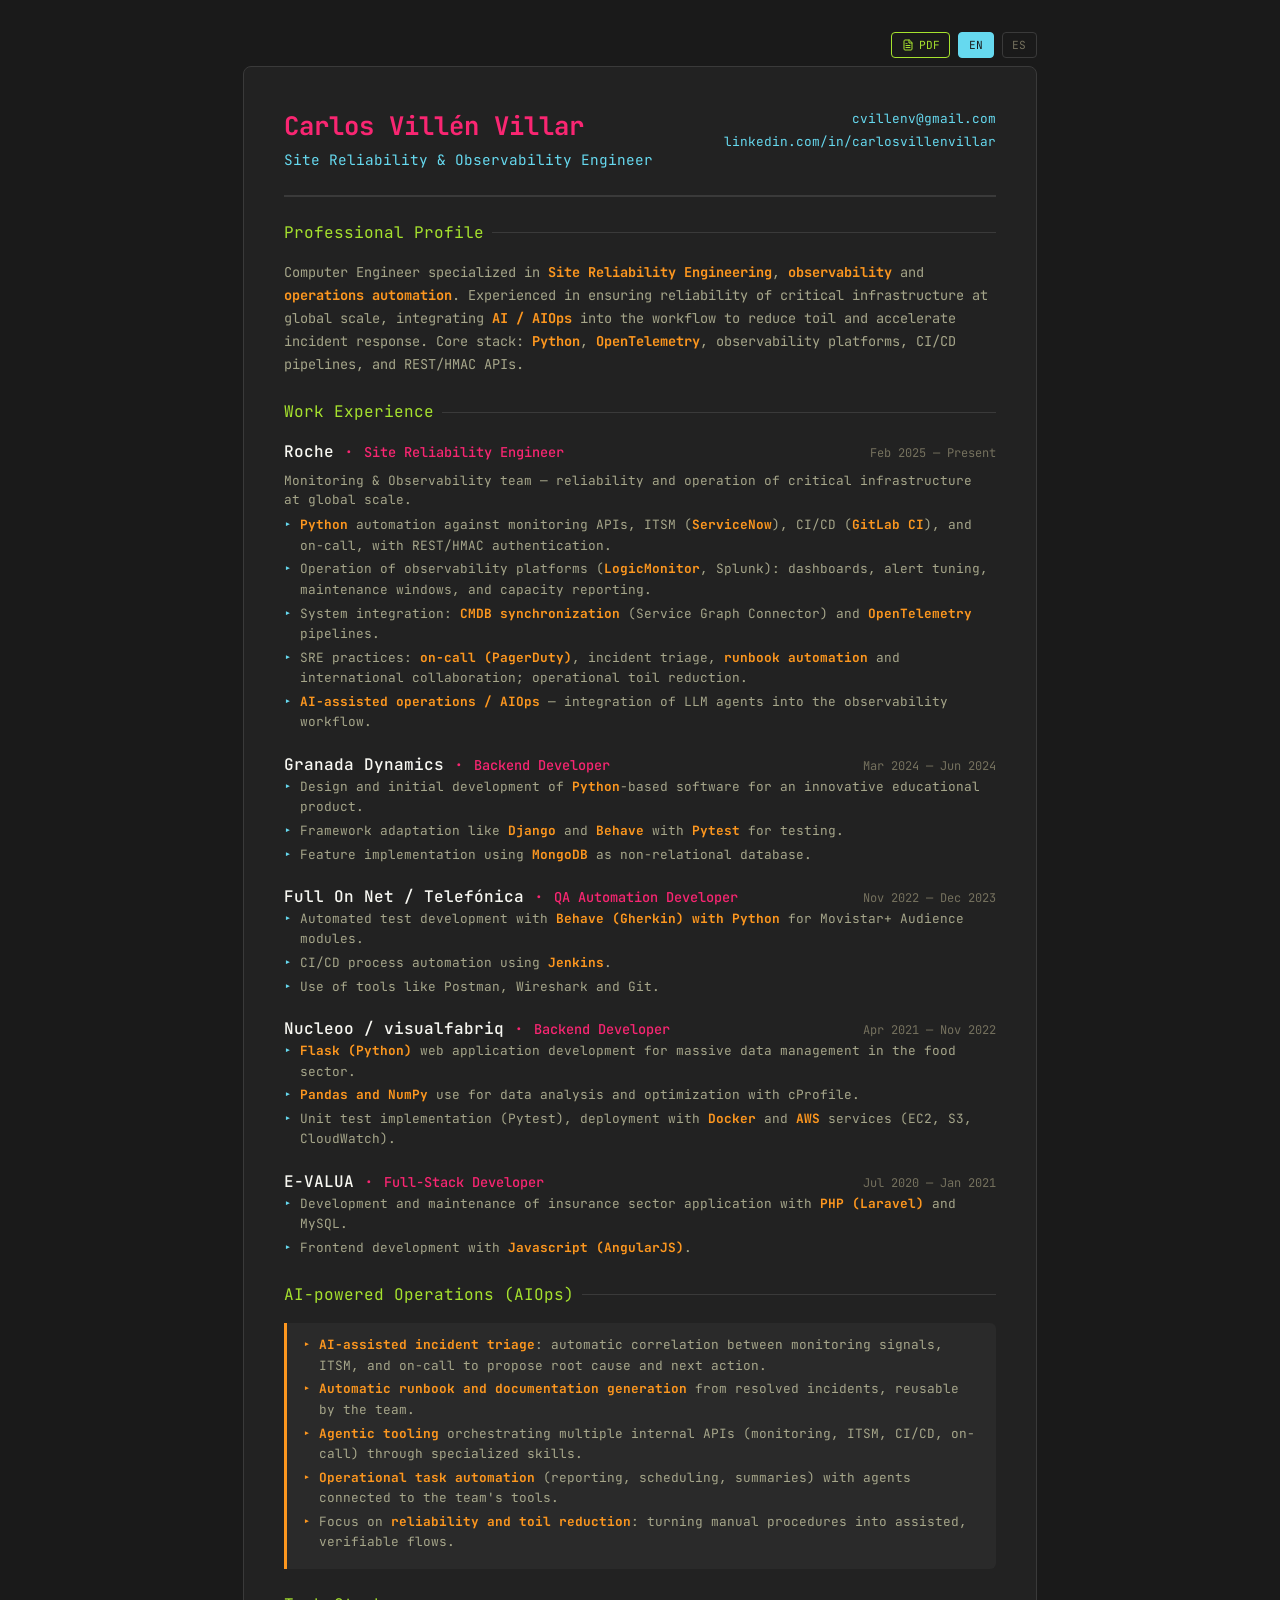
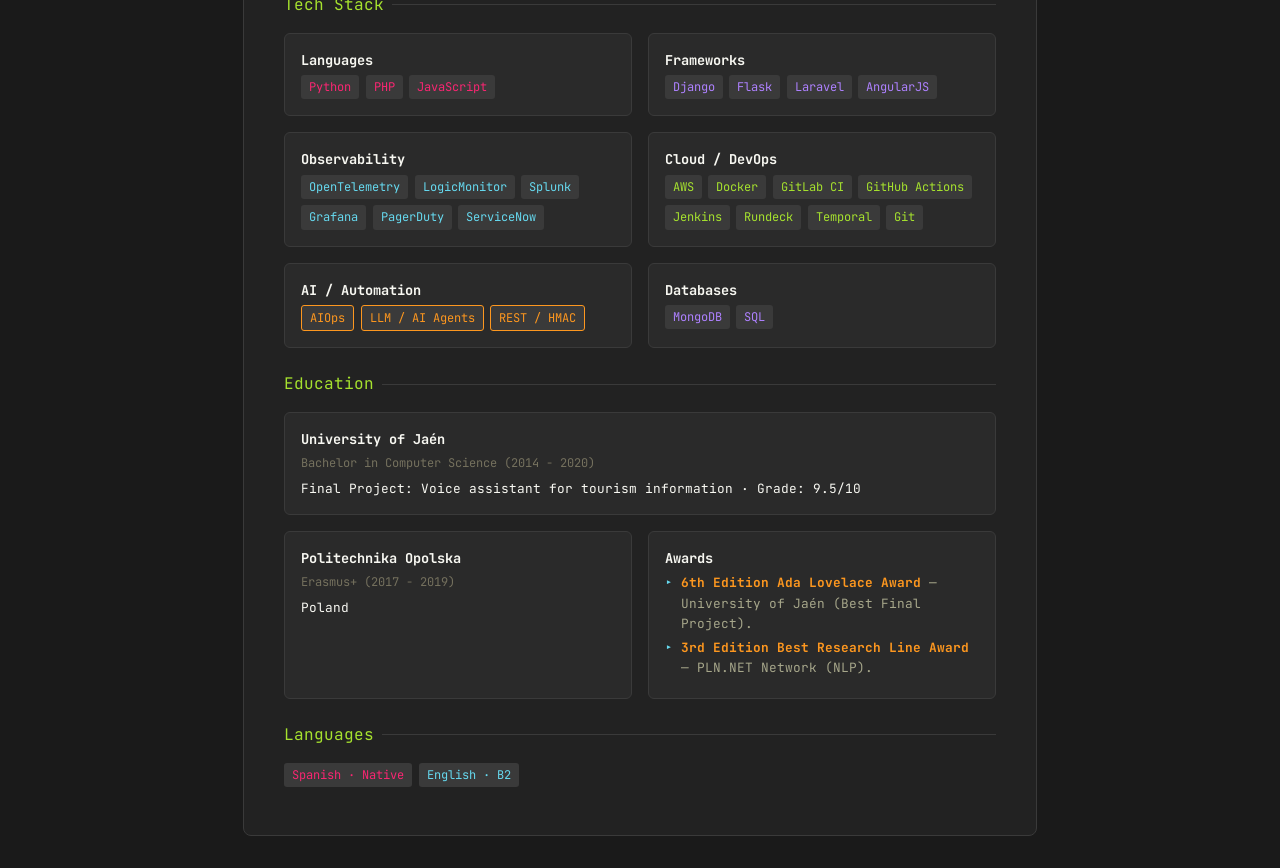
<file: cv.html>
<!DOCTYPE html>
<html lang="en">
<head>
    <meta charset="UTF-8">
    <meta name="viewport" content="width=device-width, initial-scale=1.0">
    <title>CV · Carlos Villén Villar</title>
    <link rel="preconnect" href="https://fonts.googleapis.com">
    <link rel="preconnect" href="https://fonts.gstatic.com" crossorigin>
    <link href="https://fonts.googleapis.com/css2?family=JetBrains+Mono:wght@400;500;700&display=swap" rel="stylesheet">
    <style>
        * { margin: 0; padding: 0; box-sizing: border-box; }

        body {
            background: #1a1a1a;
            color: #f8f8f2;
            font-family: 'JetBrains Mono', monospace;
            font-size: 11px;
            line-height: 1.5;
            padding: 2rem;
            -webkit-print-color-adjust: exact;
            print-color-adjust: exact;
        }

        .cv {
            max-width: 210mm;
            margin: 0 auto;
            background: #222;
            border: 1px solid #3a3a3a;
            border-radius: 8px;
            padding: 2.5rem;
        }

        .header {
            display: flex;
            justify-content: space-between;
            align-items: flex-start;
            border-bottom: 2px solid #3a3a3a;
            padding-bottom: 1.5rem;
            margin-bottom: 1.5rem;
        }

        .header-left h1 {
            font-size: 1.6rem;
            color: #f92672;
            font-weight: 700;
        }

        .header-left .role {
            font-size: 0.9rem;
            color: #66d9ef;
            margin-top: 0.25rem;
        }

        .header-right {
            text-align: right;
            font-size: 0.8rem;
            color: #a6a68a;
            line-height: 1.8;
        }
        .header-right a { color: #66d9ef; text-decoration: none; }
        .header-right a:hover { color: #a6e22e; }

        .section-title {
            font-size: 1rem;
            color: #a6e22e;
            margin: 1.5rem 0 1rem;
            display: flex;
            align-items: center;
            gap: 0.5rem;
        }
        .section-title::after {
            content: '';
            flex: 1;
            height: 1px;
            background: #3a3a3a;
        }

        .entry {
            margin-bottom: 1.25rem;
            page-break-inside: avoid;
        }

        .entry-header {
            display: flex;
            justify-content: space-between;
            align-items: baseline;
            flex-wrap: wrap;
        }

        .entry-company {
            font-size: 1rem;
            color: #f8f8f2;
            font-weight: 500;
        }
        .entry-company span { color: #f92672; }

        .entry-role {
            font-size: 0.85rem;
            color: #66d9ef;
        }

        .entry-date {
            font-size: 0.75rem;
            color: #75715e;
            white-space: nowrap;
        }

        .entry-desc {
            color: #a6a68a;
            font-size: 0.8rem;
            margin: 0.4rem 0;
        }

        ul {
            list-style: none;
            padding: 0;
        }
        li {
            color: #a6a68a;
            font-size: 0.8rem;
            line-height: 1.6;
            margin-bottom: 0.2rem;
            padding-left: 1rem;
            position: relative;
        }
        li::before {
            content: '▸';
            position: absolute;
            left: 0;
            color: #66d9ef;
        }

        .highlight {
            color: #a6e22e;
            font-size: 0.8rem;
            margin-top: 0.4rem;
        }

        .grid-2 {
            display: grid;
            grid-template-columns: 1fr 1fr;
            gap: 1rem;
        }

        .card {
            background: #2a2a2a;
            border: 1px solid #3a3a3a;
            border-radius: 6px;
            padding: 1rem;
            page-break-inside: avoid;
        }
        .card.full { grid-column: 1 / -1; }

        .card h3 {
            font-size: 0.85rem;
            color: #f8f8f2;
            margin-bottom: 0.3rem;
        }
        .card .sub {
            font-size: 0.75rem;
            color: #75715e;
            display: block;
            margin-bottom: 0.4rem;
        }
        .card p, .card li { font-size: 0.8rem; }

        .badges {
            display: flex;
            flex-wrap: wrap;
            gap: 0.4rem;
        }
        .badge {
            background: #3a3a3a;
            color: #ae81ff;
            padding: 0.2rem 0.5rem;
            border-radius: 3px;
            font-size: 0.75rem;
        }
        .badge-ai { color: #fd971f; border: 1px solid #fd971f; }
        .badge-obs { color: #66d9ef; }
        .badge-cloud { color: #a6e22e; }
        .badge-lang { color: #f92672; }

        .aiops-box {
            border-left: 3px solid #fd971f;
            padding: 0.8rem 1rem;
            background: #2a2a2a;
            border-radius: 0 6px 6px 0;
            margin-bottom: 1rem;
        }
        .aiops-box li::before { color: #fd971f; }

        strong { color: #fd971f; }

        .toolbar {
            max-width: 210mm;
            margin: 0 auto 0.5rem;
            display: flex;
            justify-content: flex-end;
            align-items: center;
            gap: 0.5rem;
        }
        .lang-btn {
            padding: 0.3rem 0.6rem;
            border: 1px solid #3a3a3a;
            background: transparent;
            color: #75715e;
            border-radius: 4px;
            cursor: pointer;
            font-size: 0.7rem;
            font-family: inherit;
            transition: all 0.3s ease;
        }
        .lang-btn:hover { border-color: #66d9ef; color: #66d9ef; }
        .lang-btn.active { background: #66d9ef; color: #1a1a1a; border-color: #66d9ef; }

        .pdf-btn {
            padding: 0.3rem 0.6rem;
            border: 1px solid #a6e22e;
            background: transparent;
            color: #a6e22e;
            border-radius: 4px;
            cursor: pointer;
            font-size: 0.7rem;
            font-family: inherit;
            transition: all 0.3s ease;
            display: inline-flex;
            align-items: center;
            gap: 0.3rem;
        }
        .pdf-btn:hover { background: #a6e22e; color: #1a1a1a; }
        .pdf-btn.loading { opacity: 0.6; pointer-events: none; }

        @page { margin: 0; size: letter; }

        @media print {
            body { padding: 0; background: #1a1a1a; }
            .cv { border: none; border-radius: 0; padding: 1.5rem; max-width: 100%; }
            .toolbar { display: none; }
            .entry { page-break-inside: avoid; }
            .card { break-inside: avoid; }
        }

        @media (max-width: 600px) {
            .header { flex-direction: column; align-items: flex-start; gap: 0.5rem; }
            .header-right { text-align: left; }
            .grid-2 { grid-template-columns: 1fr; }
            .entry-header { flex-direction: column; }
        }
    </style>
</head>
<body>
    <div class="toolbar">
        <button class="pdf-btn" id="pdfBtn" onclick="downloadPDF()"><svg width="12" height="12" viewBox="0 0 24 24" fill="none" stroke="currentColor" stroke-width="2" stroke-linecap="round" stroke-linejoin="round"><path d="M14 2H6a2 2 0 0 0-2 2v16a2 2 0 0 0 2 2h12a2 2 0 0 0 2-2V8z"/><polyline points="14 2 14 8 20 8"/><line x1="16" y1="13" x2="8" y2="13"/><line x1="16" y1="17" x2="8" y2="17"/><polyline points="10 9 9 9 8 9"/></svg> PDF</button>
        <button class="lang-btn active" data-lang="en">EN</button>
        <button class="lang-btn" data-lang="es">ES</button>
    </div>
<div class="cv" id="cvContent">

    <!-- Header -->
    <div class="header">
        <div class="header-left">
            <h1>Carlos Villén Villar</h1>
            <div class="role">Site Reliability &amp; Observability Engineer</div>
        </div>
        <div class="header-right">
            <a href="mailto:cvillenv@gmail.com">cvillenv@gmail.com</a><br>
            <a href="https://linkedin.com/in/carlosvillenvillar/en">linkedin.com/in/carlosvillenvillar</a>
        </div>
    </div>

    <!-- Profile -->
    <div class="section-title" data-i18n="profile_title">Professional Profile</div>
    <p style="color:#a6a68a;font-size:0.85rem;line-height:1.7;margin-bottom:1rem;" data-i18n="profile">
        Computer Engineer specialized in <strong>Site Reliability Engineering</strong>, <strong>observability</strong> and <strong>operations automation</strong>.
        Experienced in ensuring reliability of critical infrastructure at global scale, integrating <strong>AI / AIOps</strong>
        into the workflow to reduce toil and accelerate incident response.
        Core stack: <strong>Python</strong>, <strong>OpenTelemetry</strong>, observability platforms, CI/CD pipelines, and REST/HMAC APIs.
    </p>

    <!-- Experience -->
    <div class="section-title" data-i18n="exp_title">Work Experience</div>

    <div class="entry">
        <div class="entry-header">
            <div class="entry-company">Roche <span>·</span> <span class="entry-role">Site Reliability Engineer</span></div>
            <div class="entry-date" data-i18n="roche_date">Feb 2025 — Present</div>
        </div>
        <div class="entry-desc" data-i18n="roche_desc">Monitoring &amp; Observability team — reliability and operation of critical infrastructure at global scale.</div>
        <ul>
            <li data-i18n="roche_1"><strong>Python</strong> automation against monitoring APIs, ITSM (<strong>ServiceNow</strong>), CI/CD (<strong>GitLab CI</strong>), and on-call, with REST/HMAC authentication.</li>
            <li data-i18n="roche_2">Operation of observability platforms (<strong>LogicMonitor</strong>, Splunk): dashboards, alert tuning, maintenance windows, and capacity reporting.</li>
            <li data-i18n="roche_3">System integration: <strong>CMDB synchronization</strong> (Service Graph Connector) and <strong>OpenTelemetry</strong> pipelines.</li>
            <li data-i18n="roche_4">SRE practices: <strong>on-call (PagerDuty)</strong>, incident triage, <strong>runbook automation</strong> and international collaboration; operational toil reduction.</li>
            <li data-i18n="roche_5"><strong>AI-assisted operations / AIOps</strong> — integration of LLM agents into the observability workflow.</li>
        </ul>
    </div>

    <div class="entry">
        <div class="entry-header">
            <div class="entry-company">Granada Dynamics <span>·</span> <span class="entry-role" data-i18n="granada_role">Backend Developer</span></div>
            <div class="entry-date" data-i18n="granada_date">Mar 2024 — Jun 2024</div>
        </div>
        <ul>
            <li data-i18n="granada_1">Design and initial development of <strong>Python</strong>-based software for an innovative educational product.</li>
            <li data-i18n="granada_2">Framework adaptation like <strong>Django</strong> and <strong>Behave</strong> with <strong>Pytest</strong> for testing.</li>
            <li data-i18n="granada_3">Feature implementation using <strong>MongoDB</strong> as non-relational database.</li>
        </ul>
    </div>

    <div class="entry">
        <div class="entry-header">
            <div class="entry-company">Full On Net / Telefónica <span>·</span> <span class="entry-role" data-i18n="telefonica_role">QA Automation Developer</span></div>
            <div class="entry-date" data-i18n="telefonica_date">Nov 2022 — Dec 2023</div>
        </div>
        <ul>
            <li data-i18n="telefonica_1">Automated test development with <strong>Behave (Gherkin) with Python</strong> for Movistar+ Audience modules.</li>
            <li data-i18n="telefonica_2">CI/CD process automation using <strong>Jenkins</strong>.</li>
            <li data-i18n="telefonica_3">Use of tools like Postman, Wireshark and Git.</li>
        </ul>
    </div>

    <div class="entry">
        <div class="entry-header">
            <div class="entry-company">Nucleoo / visualfabriq <span>·</span> <span class="entry-role" data-i18n="nucleoo_role">Backend Developer</span></div>
            <div class="entry-date" data-i18n="nucleoo_date">Apr 2021 — Nov 2022</div>
        </div>
        <ul>
            <li data-i18n="nucleoo_1"><strong>Flask (Python)</strong> web application development for massive data management in the food sector.</li>
            <li data-i18n="nucleoo_2"><strong>Pandas and NumPy</strong> use for data analysis and optimization with cProfile.</li>
            <li data-i18n="nucleoo_3">Unit test implementation (Pytest), deployment with <strong>Docker</strong> and <strong>AWS</strong> services (EC2, S3, CloudWatch).</li>
        </ul>
    </div>

    <div class="entry">
        <div class="entry-header">
            <div class="entry-company">E-VALUA <span>·</span> <span class="entry-role" data-i18n="evalua_role">Full-Stack Developer</span></div>
            <div class="entry-date" data-i18n="evalua_date">Jul 2020 — Jan 2021</div>
        </div>
        <ul>
            <li data-i18n="evalua_1">Development and maintenance of insurance sector application with <strong>PHP (Laravel)</strong> and MySQL.</li>
            <li data-i18n="evalua_2">Frontend development with <strong>Javascript (AngularJS)</strong>.</li>
        </ul>
    </div>

    <!-- AIOps -->
    <div class="section-title" data-i18n="aiops_title">AI-powered Operations (AIOps)</div>
    <div class="aiops-box">
        <ul>
            <li data-i18n="aiops_1"><strong>AI-assisted incident triage</strong>: automatic correlation between monitoring signals, ITSM, and on-call to propose root cause and next action.</li>
            <li data-i18n="aiops_2"><strong>Automatic runbook and documentation generation</strong> from resolved incidents, reusable by the team.</li>
            <li data-i18n="aiops_3"><strong>Agentic tooling</strong> orchestrating multiple internal APIs (monitoring, ITSM, CI/CD, on-call) through specialized skills.</li>
            <li data-i18n="aiops_4"><strong>Operational task automation</strong> (reporting, scheduling, summaries) with agents connected to the team's tools.</li>
            <li data-i18n="aiops_5">Focus on <strong>reliability and toil reduction</strong>: turning manual procedures into assisted, verifiable flows.</li>
        </ul>
    </div>

    <!-- Skills -->
    <div class="section-title" data-i18n="stack_title">Tech Stack</div>

    <div class="grid-2">
        <div class="card">
            <h3 data-i18n="cat_langs">Languages</h3>
            <div class="badges">
                <span class="badge badge-lang">Python</span>
                <span class="badge badge-lang">PHP</span>
                <span class="badge badge-lang">JavaScript</span>
            </div>
        </div>
        <div class="card">
            <h3 data-i18n="cat_frameworks">Frameworks</h3>
            <div class="badges">
                <span class="badge">Django</span>
                <span class="badge">Flask</span>
                <span class="badge">Laravel</span>
                <span class="badge">AngularJS</span>
            </div>
        </div>
        <div class="card">
            <h3 data-i18n="cat_observability">Observability</h3>
            <div class="badges">
                <span class="badge badge-obs">OpenTelemetry</span>
                <span class="badge badge-obs">LogicMonitor</span>
                <span class="badge badge-obs">Splunk</span>
                <span class="badge badge-obs">Grafana</span>
                <span class="badge badge-obs">PagerDuty</span>
                <span class="badge badge-obs">ServiceNow</span>
            </div>
        </div>
        <div class="card">
            <h3 data-i18n="cat_cloud">Cloud / DevOps</h3>
            <div class="badges">
                <span class="badge badge-cloud">AWS</span>
                <span class="badge badge-cloud">Docker</span>
                <span class="badge badge-cloud">GitLab CI</span>
                <span class="badge badge-cloud">GitHub Actions</span>
                <span class="badge badge-cloud">Jenkins</span>
                <span class="badge badge-cloud">Rundeck</span>
                <span class="badge badge-cloud">Temporal</span>
                <span class="badge badge-cloud">Git</span>
            </div>
        </div>
        <div class="card">
            <h3 data-i18n="cat_ai">AI / Automation</h3>
            <div class="badges">
                <span class="badge badge-ai">AIOps</span>
                <span class="badge badge-ai">LLM / AI Agents</span>
                <span class="badge badge-ai">REST / HMAC</span>
            </div>
        </div>
        <div class="card">
            <h3 data-i18n="cat_dbs">Databases</h3>
            <div class="badges">
                <span class="badge">MongoDB</span>
                <span class="badge">SQL</span>
            </div>
        </div>
    </div>

    <!-- Education -->
    <div class="section-title" data-i18n="edu_title">Education</div>

    <div class="grid-2">
        <div class="card full">
            <h3 data-i18n="uni_name">University of Jaén</h3>
            <span class="sub" data-i18n="uni_date">Bachelor in Computer Science (2014 - 2020)</span>
            <p data-i18n="uni_desc">Final Project: Voice assistant for tourism information · Grade: 9.5/10</p>
        </div>
        <div class="card">
            <h3 data-i18n="erasmus_name">Politechnika Opolska</h3>
            <span class="sub" data-i18n="erasmus_date">Erasmus+ (2017 - 2019)</span>
            <p data-i18n="erasmus_loc">Poland</p>
        </div>
        <div class="card">
            <h3 data-i18n="awards_title">Awards</h3>
            <ul>
                <li data-i18n="award_1"><strong>6th Edition Ada Lovelace Award</strong> — University of Jaén (Best Final Project).</li>
                <li data-i18n="award_2"><strong>3rd Edition Best Research Line Award</strong> — PLN.NET Network (NLP).</li>
            </ul>
        </div>
    </div>

    <!-- Languages -->
    <div class="section-title" data-i18n="lang_title">Languages</div>
    <div class="badges" style="margin-bottom:0.5rem;">
        <span class="badge badge-lang" data-i18n="lang_es">Spanish · Native</span>
        <span class="badge badge-obs" data-i18n="lang_en">English · B2</span>
    </div>

</div>

<script>
const translations = {
    en: {
        profile_title: 'Professional Profile',
        profile: 'Computer Engineer specialized in <strong>Site Reliability Engineering</strong>, <strong>observability</strong> and <strong>operations automation</strong>. Experienced in ensuring reliability of critical infrastructure at global scale, integrating <strong>AI / AIOps</strong> into the workflow to reduce toil and accelerate incident response. Core stack: <strong>Python</strong>, <strong>OpenTelemetry</strong>, observability platforms, CI/CD pipelines, and REST/HMAC APIs.',
        exp_title: 'Work Experience',
        roche_date: 'Feb 2025 — Present',
        roche_desc: 'Monitoring &amp; Observability team — reliability and operation of critical infrastructure at global scale.',
        roche_1: '<strong>Python</strong> automation against monitoring APIs, ITSM (<strong>ServiceNow</strong>), CI/CD (<strong>GitLab CI</strong>), and on-call, with REST/HMAC authentication.',
        roche_2: 'Operation of observability platforms (<strong>LogicMonitor</strong>, Splunk): dashboards, alert tuning, maintenance windows, and capacity reporting.',
        roche_3: 'System integration: <strong>CMDB synchronization</strong> (Service Graph Connector) and <strong>OpenTelemetry</strong> pipelines.',
        roche_4: 'SRE practices: <strong>on-call (PagerDuty)</strong>, incident triage, <strong>runbook automation</strong> and international collaboration; operational toil reduction.',
        roche_5: '<strong>AI-assisted operations / AIOps</strong> — integration of LLM agents into the observability workflow.',
        granada_role: 'Backend Developer',
        granada_date: 'Mar 2024 — Jun 2024',
        granada_1: 'Design and initial development of <strong>Python</strong>-based software for an innovative educational product.',
        granada_2: 'Framework adaptation like <strong>Django</strong> and <strong>Behave</strong> with <strong>Pytest</strong> for testing.',
        granada_3: 'Feature implementation using <strong>MongoDB</strong> as non-relational database.',
        telefonica_role: 'QA Automation Developer',
        telefonica_date: 'Nov 2022 — Dec 2023',
        telefonica_1: 'Automated test development with <strong>Behave (Gherkin) with Python</strong> for Movistar+ Audience modules.',
        telefonica_2: 'CI/CD process automation using <strong>Jenkins</strong>.',
        telefonica_3: 'Use of tools like Postman, Wireshark and Git.',
        nucleoo_role: 'Backend Developer',
        nucleoo_date: 'Apr 2021 — Nov 2022',
        nucleoo_1: '<strong>Flask (Python)</strong> web application development for massive data management in the food sector.',
        nucleoo_2: '<strong>Pandas and NumPy</strong> use for data analysis and optimization with cProfile.',
        nucleoo_3: 'Unit test implementation (Pytest), deployment with <strong>Docker</strong> and <strong>AWS</strong> services (EC2, S3, CloudWatch).',
        evalua_role: 'Full-Stack Developer',
        evalua_date: 'Jul 2020 — Jan 2021',
        evalua_1: 'Development and maintenance of insurance sector application with <strong>PHP (Laravel)</strong> and MySQL.',
        evalua_2: 'Frontend development with <strong>Javascript (AngularJS)</strong>.',
        aiops_title: 'AI-powered Operations (AIOps)',
        aiops_1: '<strong>AI-assisted incident triage</strong>: automatic correlation between monitoring signals, ITSM, and on-call to propose root cause and next action.',
        aiops_2: '<strong>Automatic runbook and documentation generation</strong> from resolved incidents, reusable by the team.',
        aiops_3: '<strong>Agentic tooling</strong> orchestrating multiple internal APIs (monitoring, ITSM, CI/CD, on-call) through specialized skills.',
        aiops_4: '<strong>Operational task automation</strong> (reporting, scheduling, summaries) with agents connected to the team\'s tools.',
        aiops_5: 'Focus on <strong>reliability and toil reduction</strong>: turning manual procedures into assisted, verifiable flows.',
        stack_title: 'Tech Stack',
        cat_langs: 'Languages',
        cat_frameworks: 'Frameworks',
        cat_observability: 'Observability',
        cat_cloud: 'Cloud / DevOps',
        cat_ai: 'AI / Automation',
        cat_dbs: 'Databases',
        edu_title: 'Education',
        uni_name: 'University of Jaén',
        uni_date: 'Bachelor in Computer Science (2014 - 2020)',
        uni_desc: 'Final Project: Voice assistant for tourism information · Grade: 9.5/10',
        erasmus_name: 'Politechnika Opolska',
        erasmus_date: 'Erasmus+ (2017 - 2019)',
        erasmus_loc: 'Poland',
        awards_title: 'Awards',
        award_1: '<strong>6th Edition Ada Lovelace Award</strong> — University of Jaén (Best Final Project).',
        award_2: '<strong>3rd Edition Best Research Line Award</strong> — PLN.NET Network (NLP).',
        lang_title: 'Languages',
        lang_es: 'Spanish · Native',
        lang_en: 'English · B2'
    },
    es: {
        profile_title: 'Perfil profesional',
        profile: 'Ingeniero Informático especializado en <strong>Site Reliability Engineering</strong>, <strong>observabilidad</strong> y <strong>automatización de operaciones</strong>. Experiencia garantizando la fiabilidad de infraestructura crítica a escala global, integrando <strong>IA / AIOps</strong> en el flujo de trabajo para reducir toil y acelerar la respuesta a incidentes. Stack principal: <strong>Python</strong>, <strong>OpenTelemetry</strong>, plataformas de observabilidad, pipelines CI/CD y APIs REST/HMAC.',
        exp_title: 'Experiencia laboral',
        roche_date: 'Feb 2025 — Actualidad',
        roche_desc: 'Equipo de Monitoring &amp; Observability — fiabilidad y operación de infraestructura crítica a escala global.',
        roche_1: 'Automatización en <strong>Python</strong> contra APIs de monitorización, ITSM (<strong>ServiceNow</strong>), CI/CD (<strong>GitLab CI</strong>) y on-call, con autenticación REST/HMAC.',
        roche_2: 'Operación de plataformas de observabilidad (<strong>LogicMonitor</strong>, Splunk): dashboards, <strong>tuning de alertas</strong>, ventanas de mantenimiento y reporting de capacidad.',
        roche_3: 'Integración de sistemas: <strong>sincronización CMDB</strong> (Service Graph Connector) y pipelines de <strong>OpenTelemetry</strong>.',
        roche_4: 'Prácticas SRE: <strong>on-call (PagerDuty)</strong>, triage de incidentes, <strong>automatización de runbooks</strong> y colaboración internacional; reducción de toil operativo.',
        roche_5: '<strong>Operaciones asistidas por IA / AIOps</strong> — integración de agentes LLM en el flujo de trabajo de observabilidad.',
        granada_role: 'Desarrollador Backend',
        granada_date: 'Mar 2024 — Jun 2024',
        granada_1: 'Diseño y desarrollo inicial de software basado en <strong>Python</strong> para un producto educativo innovador.',
        granada_2: 'Adaptación de frameworks como <strong>Django</strong> y uso de <strong>Behave</strong> con <strong>Pytest</strong> para testing.',
        granada_3: 'Implementación de features usando <strong>MongoDB</strong> como base de datos no relacional.',
        telefonica_role: 'Desarrollador QA Automation',
        telefonica_date: 'Nov 2022 — Dic 2023',
        telefonica_1: 'Desarrollo de tests automatizados con <strong>Behave (Gherkin) con Python</strong> para módulos de Audiencia de Movistar+.',
        telefonica_2: 'Automatización de procesos CI/CD usando <strong>Jenkins</strong>.',
        telefonica_3: 'Uso de herramientas como Postman, Wireshark y Git.',
        nucleoo_role: 'Desarrollador Backend',
        nucleoo_date: 'Abr 2021 — Nov 2022',
        nucleoo_1: 'Desarrollo de aplicación web <strong>Flask (Python)</strong> para gestión masiva de datos en el sector alimentario.',
        nucleoo_2: 'Uso de <strong>Pandas y NumPy</strong> para análisis de datos y optimización con cProfile.',
        nucleoo_3: 'Implementación de tests unitarios (Pytest), despliegue con <strong>Docker</strong> y servicios <strong>AWS</strong> (EC2, S3, CloudWatch).',
        evalua_role: 'Desarrollador Full-Stack',
        evalua_date: 'Jul 2020 — Ene 2021',
        evalua_1: 'Desarrollo y mantenimiento de aplicación para el sector seguros con <strong>PHP (Laravel)</strong> y MySQL.',
        evalua_2: 'Desarrollo frontend con <strong>Javascript (AngularJS)</strong>.',
        aiops_title: 'Operaciones potenciadas por IA (AIOps)',
        aiops_1: '<strong>Triage de incidentes asistido por IA</strong>: correlación automática entre señales de monitorización, ITSM y on-call para proponer causa raíz y siguiente acción.',
        aiops_2: '<strong>Generación automática de runbooks y documentación</strong> a partir de incidentes resueltos, reutilizables por el equipo.',
        aiops_3: '<strong>Tooling agéntico</strong> que orquesta múltiples APIs internas (monitorización, ITSM, CI/CD, on-call) mediante skills especializadas.',
        aiops_4: '<strong>Automatización de tareas operativas</strong> (reporting, planificación, resúmenes) con agentes conectados a las herramientas del equipo.',
        aiops_5: 'Enfoque en <strong>fiabilidad y reducción de toil</strong>: convertir procedimientos manuales en flujos asistidos y verificables.',
        stack_title: 'Stack Tecnológico',
        cat_langs: 'Lenguajes',
        cat_frameworks: 'Frameworks',
        cat_observability: 'Observabilidad',
        cat_cloud: 'Cloud / DevOps',
        cat_ai: 'IA / Automatización',
        cat_dbs: 'Bases de datos',
        edu_title: 'Formación',
        uni_name: 'Universidad de Jaén',
        uni_date: 'Grado en Ingeniería Informática (2014 - 2020)',
        uni_desc: 'TFG: Asistente de voz para información turística · Nota: 9.5/10',
        erasmus_name: 'Politechnika Opolska',
        erasmus_date: 'Erasmus+ (2017 - 2019)',
        erasmus_loc: 'Polonia',
        awards_title: 'Premios',
        award_1: '<strong>VI Edición Premio Ada Lovelace</strong> — Universidad de Jaén (Mejor TFG).',
        award_2: '<strong>3ª Edición Mejor línea de investigación</strong> — Red PLN.NET (PLN).',
        lang_title: 'Idiomas',
        lang_es: 'Español · Nativo',
        lang_en: 'Inglés · B2'
    }
};

function downloadPDF() {
    window.print();
}

function setLang(lang) {
    document.documentElement.lang = lang;
    localStorage.setItem('cv_lang', lang);
    document.querySelectorAll('.lang-btn').forEach(b => b.classList.toggle('active', b.dataset.lang === lang));
    document.querySelectorAll('[data-i18n]').forEach(el => {
        const k = el.getAttribute('data-i18n');
        if (translations[lang][k]) el.innerHTML = translations[lang][k];
    });
}

document.querySelectorAll('.lang-btn').forEach(b => {
    b.addEventListener('click', () => setLang(b.dataset.lang));
});

const saved = localStorage.getItem('cv_lang') || 'en';
setLang(saved);
</script>
</body>
</html>
</file>
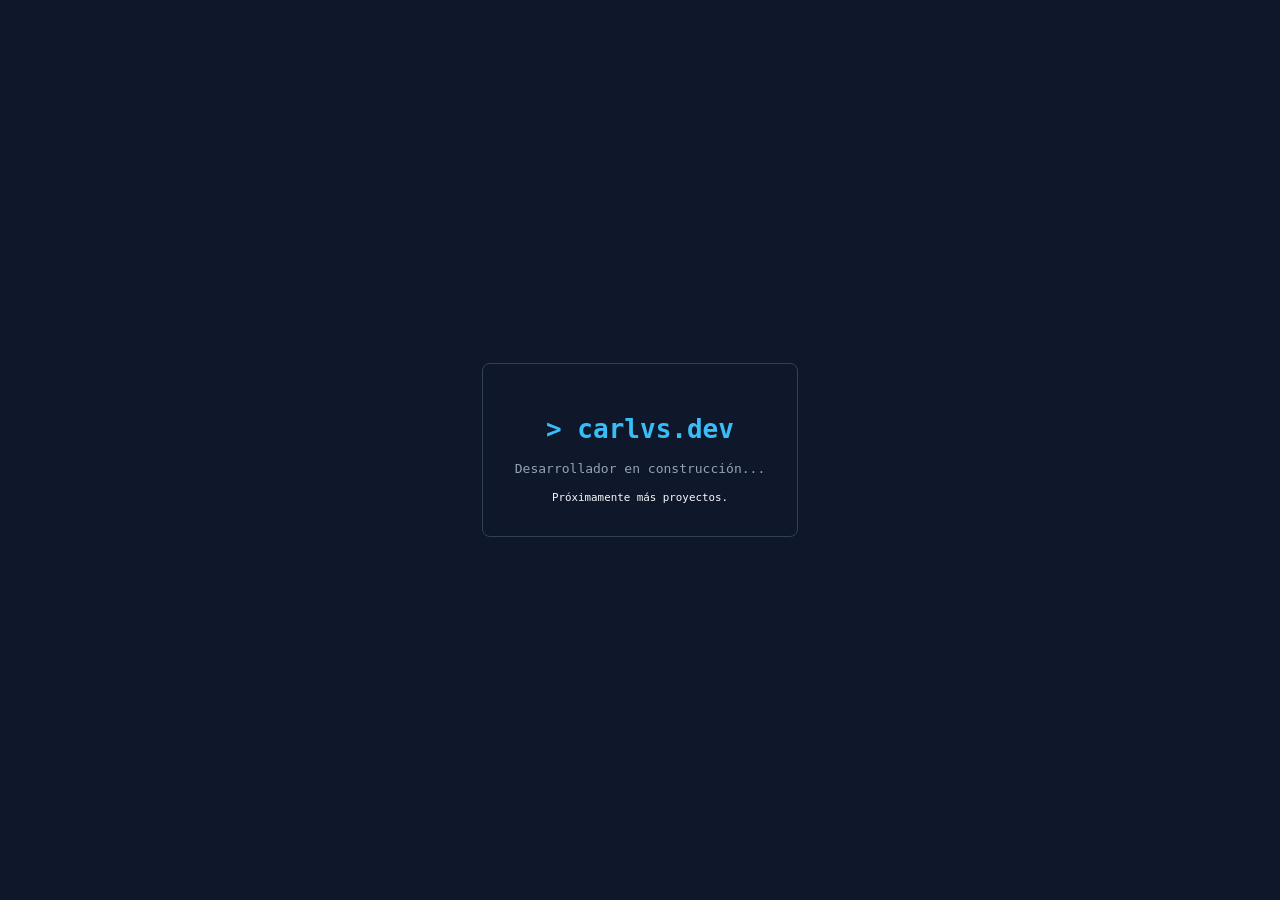
<file: main.html>
<!DOCTYPE html>
<html lang="es">

<head>
    <meta charset="UTF-8">
    <meta name="viewport" content="width=device-width, initial-scale=1.0">
    <title>Carlvs | Developer</title>
    <style>
        body {
            background: #0f172a;
            color: #f8fafc;
            font-family: monospace;
            display: flex;
            justify-content: center;
            align-items: center;
            height: 100vh;
            margin: 0;
        }

        .container {
            text-align: center;
            border: 1px solid #334155;
            padding: 2rem;
            border-radius: 8px;
        }

        h1 {
            color: #38bdf8;
        }

        p {
            color: #94a3b8;
        }
    </style>
</head>

<body>
    <div class="container">
        <h1>> carlvs.dev</h1>
        <p>Desarrollador en construcción...</p>
        <small>Próximamente más proyectos.</small>
    </div>
</body>

</html>
</file>
<file: assets/css/common.css>
/* ── Reset & base ── */
* { margin: 0; padding: 0; box-sizing: border-box; }
html { scroll-behavior: smooth; }
body {
    background: #1a1a1a;
    color: #f8f8f2;
    font-family: 'JetBrains Mono', monospace;
    overflow-x: hidden;
}
::selection { background: #f92672; color: #1a1a1a; }
strong { color: #fd971f; }
a { color: #66d9ef; text-decoration: none; transition: color 0.3s ease; }
a:hover { color: #a6e22e; }

/* ── Particle canvas ── */
#particleCanvas { position: fixed; inset: 0; z-index: 0; pointer-events: none; }

/* ── Navbar ── */
.navbar {
    position: fixed; top: 0; left: 0; right: 0;
    background: rgba(26,26,26,0.85);
    backdrop-filter: blur(12px);
    -webkit-backdrop-filter: blur(12px);
    border-bottom: 1px solid #3a3a3a;
    z-index: 1000;
    padding: 0 2rem;
    height: 60px;
    display: flex;
    align-items: center;
    justify-content: space-between;
}
.nav-logo {
    font-size: 1.2rem; font-weight: 700;
    display: flex; align-items: center; gap: 0.4rem;
    background: linear-gradient(135deg, #f92672 0%, #ae81ff 50%, #66d9ef 100%);
    -webkit-background-clip: text; -webkit-text-fill-color: transparent; background-clip: text;
}
.nav-logo:hover {
    background: linear-gradient(135deg, #66d9ef 0%, #ae81ff 50%, #f92672 100%);
    -webkit-background-clip: text; -webkit-text-fill-color: transparent; background-clip: text;
}
.nav-logo svg { flex-shrink: 0; }
.nav-links { display: flex; gap: 1.5rem; }
.nav-links a {
    color: #75715e; font-size: 0.85rem; transition: color 0.3s ease; position: relative;
}
.nav-links a:hover { color: #f8f8f2; }
.nav-links a.active { color: #66d9ef; }
.nav-links a.active::after {
    content: ''; position: absolute; bottom: -4px; left: 0; right: 0;
    height: 2px; background: #66d9ef;
}
.nav-sep {
    color: #75715e;
    margin: 0 0.25rem;
    user-select: none;
}
.nav-right { display: flex; align-items: center; gap: 1rem; }
.nav-toggle {
    display: none; background: none; border: none; color: #f8f8f2;
    font-size: 1.3rem; cursor: pointer;
}

/* ── Lang buttons ── */
.lang-btn {
    padding: 0.35rem 0.7rem; border: 1px solid #3a3a3a; background: transparent;
    color: #75715e; border-radius: 4px; cursor: pointer; font-size: 0.75rem;
    font-family: inherit; transition: all 0.3s ease;
    display: inline-flex; align-items: center; line-height: 1;
}
.lang-btn:hover { border-color: #66d9ef; color: #66d9ef; }
.lang-btn.active { background: #66d9ef; color: #1a1a1a; border-color: #66d9ef; }

/* ── Theme toggle ── */
.theme-btn {
    background: none; border: none; color: #75715e; font-size: 1.1rem;
    cursor: pointer; padding: 0.25rem; transition: color 0.3s ease;
}
.theme-btn:hover { color: #fd971f; }

/* ── Scroll progress ── */
#scroll-progress {
    position: fixed; top: 0; left: 0; height: 3px;
    background: linear-gradient(90deg, #f92672, #ae81ff, #66d9ef);
    z-index: 1001; width: 0%; transition: width 0.1s linear;
}

/* ── Section reveal ── */
.reveal { opacity: 0; transform: translateY(30px); transition: all 0.6s ease; }
.reveal.visible { opacity: 1; transform: translateY(0); }

/* ── Toast ── */
#toast {
    position: fixed; bottom: 2rem; left: 50%; transform: translateX(-50%);
    background: #222; color: #a6e22e; padding: 0.7rem 1.5rem;
    border-radius: 8px; border: 1px solid #3a3a3a; font-size: 0.85rem;
    z-index: 2000; opacity: 0; visibility: hidden; transition: all 0.3s ease;
    pointer-events: none;
}
#toast.show { opacity: 1; visibility: visible; }

/* ── Footer ── */
.footer { text-align: center; padding: 3rem 2rem; border-top: 1px solid #3a3a3a; }
.footer p { color: #75715e; font-size: 0.8rem; }
.footer a { color: #66d9ef; }

/* ── Title text reveal ── */
.title-text {
    display: inline-block;
    clip-path: inset(0 100% 0 0);
    transition: clip-path 0.9s cubic-bezier(0.65, 0, 0.35, 1);
}
.reveal.visible .title-text {
    clip-path: inset(0 0 0 0);
}

/* ── Mobile ── */
@media (max-width: 480px) {
    .nav-logo { font-size: 0.9rem; gap: 0.25rem; }
    .nav-logo svg { width: 18px; height: 18px; }
}
@media (max-width: 768px) {
    .nav-links {
        display: none; position: absolute; top: 60px; left: 0; right: 0;
        background: rgba(26,26,26,0.95); backdrop-filter: blur(12px);
        border-bottom: 1px solid #3a3a3a;
        flex-direction: column; padding: 1rem; gap: 0.5rem;
    }
    .nav-links.open { display: flex; }
    .nav-toggle { display: block; }
    .nav-sep { display: none; }
}

/* ── Light theme (shared) ── */
html.light body { background: #fafafa; color: #2d2d2d; }
html.light ::selection { background: #f92672; color: #fff; }
html.light .navbar { background: rgba(250,250,250,0.85); border-bottom-color: #ddd; }
html.light .nav-links a { color: #999; }
html.light .nav-links a:hover { color: #2d2d2d; }
html.light .nav-links a.active { color: #f92672; }
html.light .nav-links a.active::after { background: #f92672; }
html.light .nav-sep { color: #ccc; }
html.light .lang-btn { border-color: #ddd; color: #999; }
html.light .lang-btn:hover { border-color: #f92672; color: #f92672; }
html.light .lang-btn.active { background: #f92672; color: #fff; border-color: #f92672; }
html.light .theme-btn { color: #999; }
html.light .theme-btn:hover { color: #fd971f; }
html.light #particleCanvas { opacity: 0.5; }
html.light .footer { border-top-color: #ddd; }
html.light .footer p { color: #999; }
html.light #toast { background: #f0f0f0; border-color: #ddd; }
</file>
